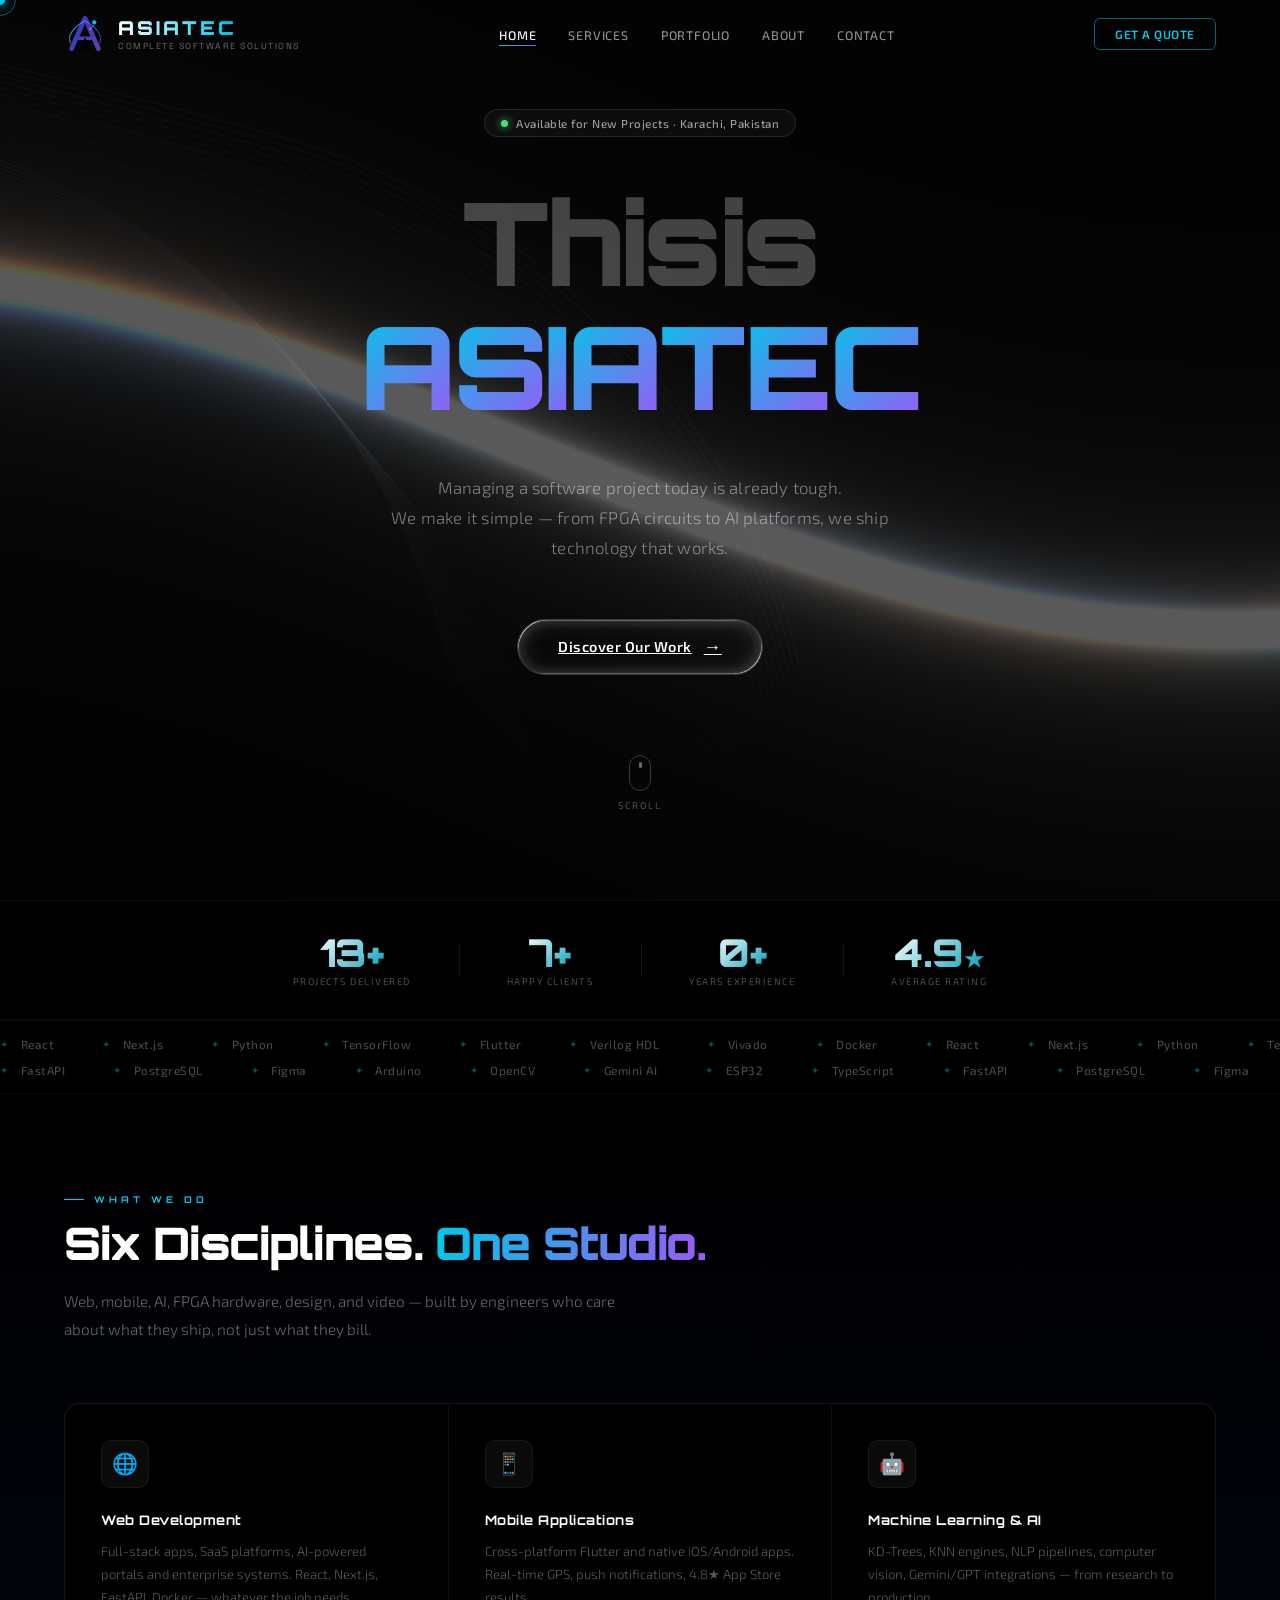
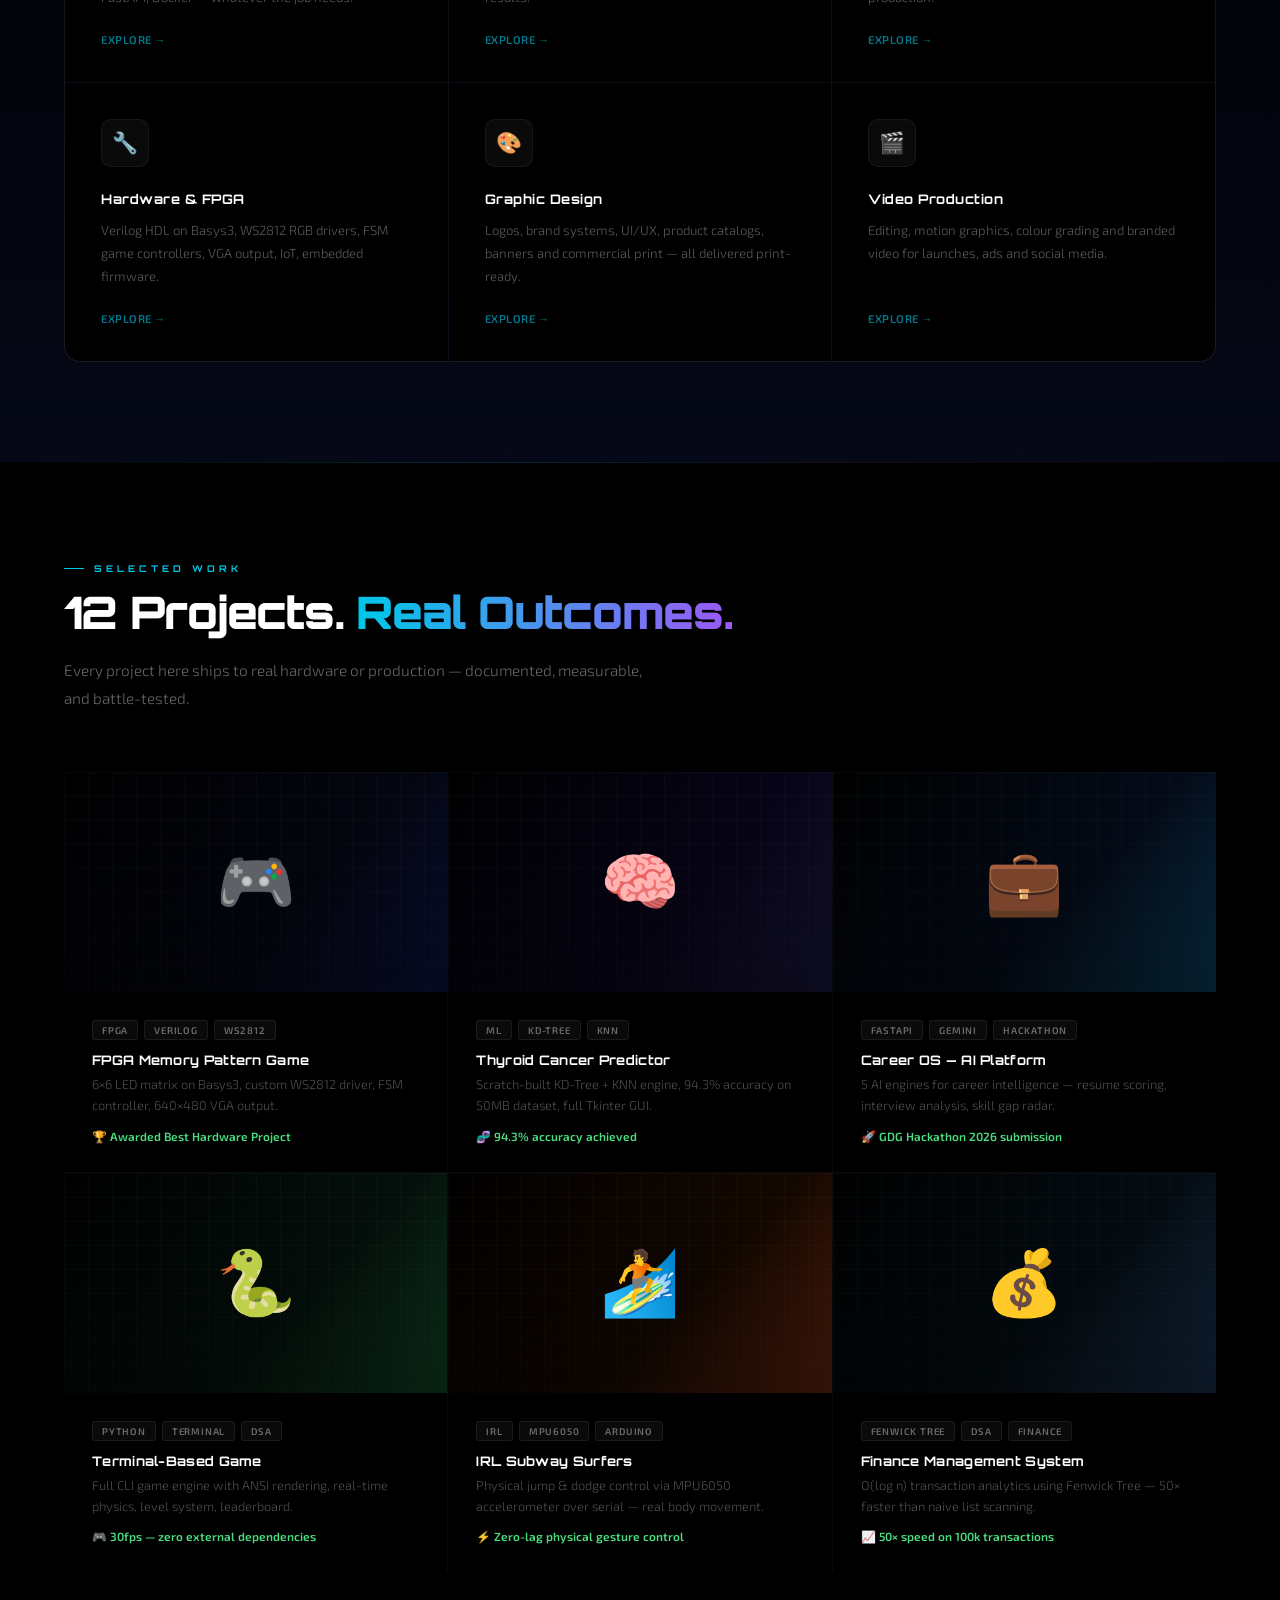
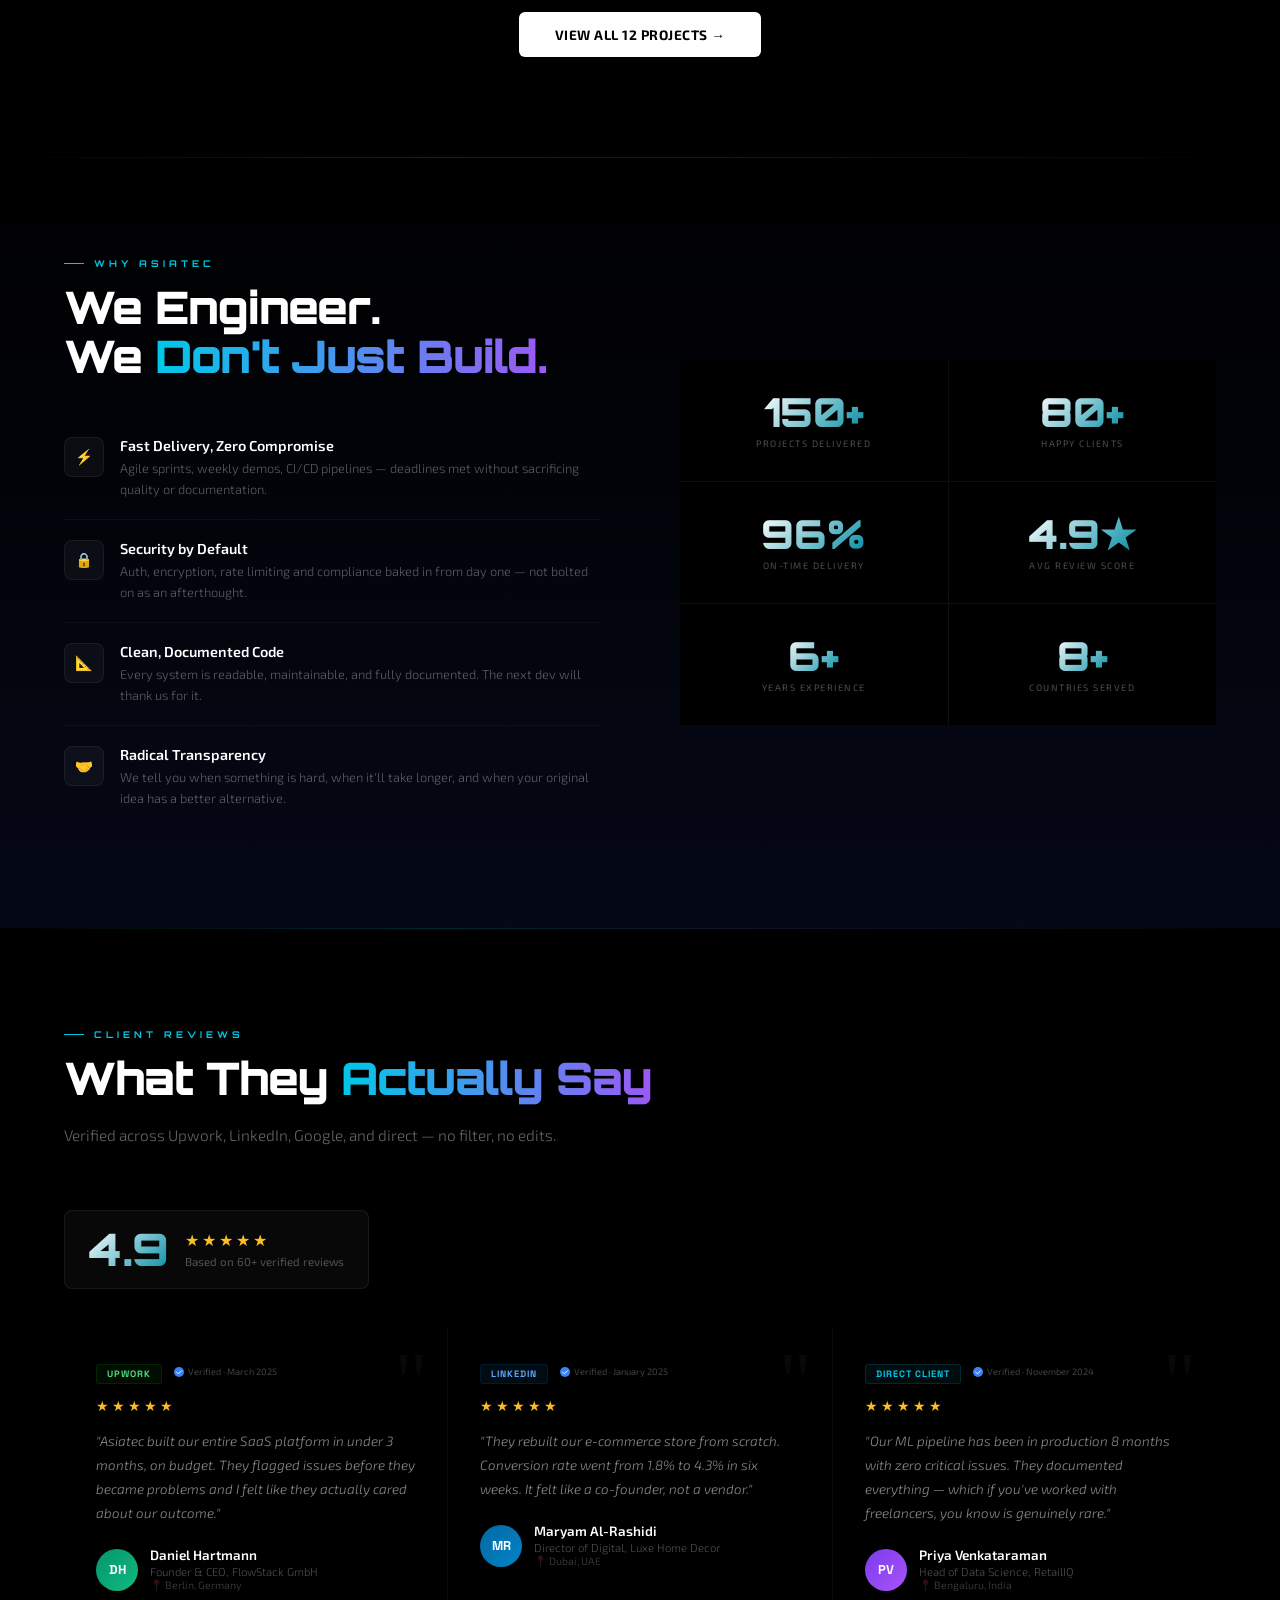
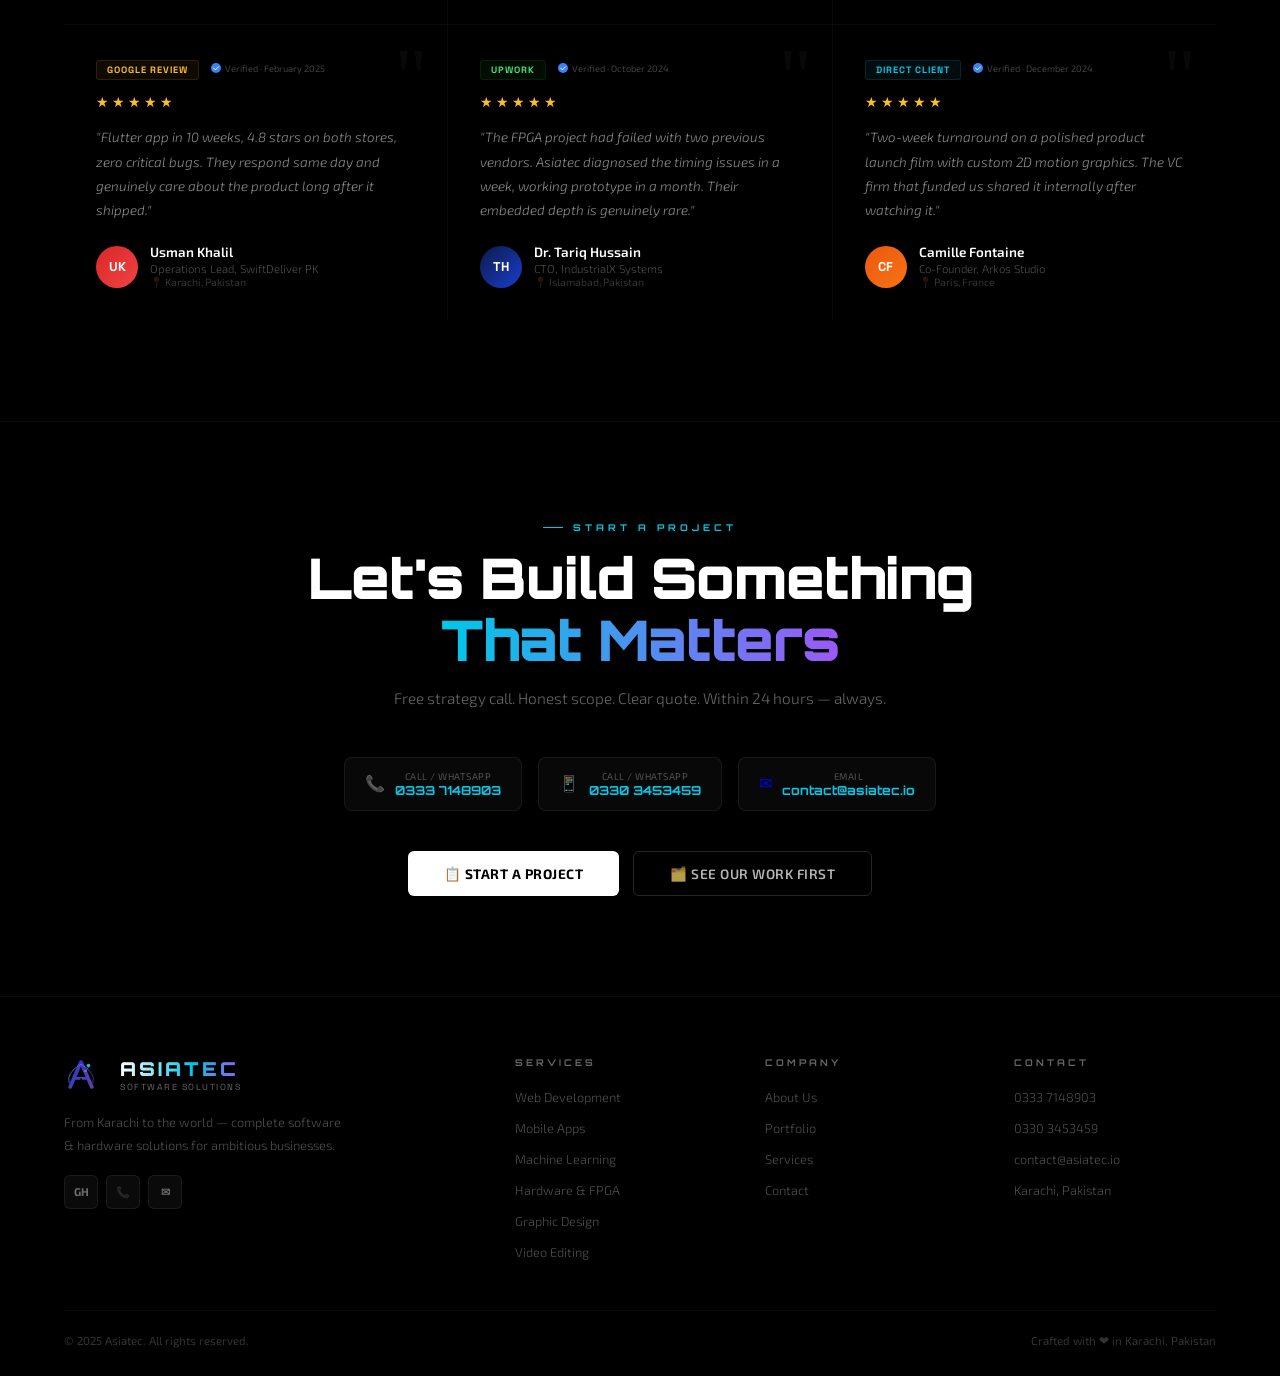
<file: index.html>
<!DOCTYPE html>
<html lang="en">
<head>
<meta charset="UTF-8"/>
<meta name="viewport" content="width=device-width,initial-scale=1.0"/>
<title>Asiatec — Complete Software Solutions</title>
<link rel="preconnect" href="https://fonts.googleapis.com">
<link rel="preconnect" href="https://fonts.gstatic.com" crossorigin>
<link href="https://fonts.googleapis.com/css2?family=Orbitron:wght@400;600;700;800;900&family=Exo+2:ital,wght@0,300;0,400;0,500;0,600;0,700;1,300&family=Space+Grotesk:wght@300;400;500;600;700&display=swap" rel="stylesheet">
<style>
/* ═══════════════════════════════════════════
   RESET & TOKENS
═══════════════════════════════════════════ */
*,*::before,*::after{box-sizing:border-box;margin:0;padding:0}
:root{
  --bg:#06091f;--bg2:#090d2e;--bg3:#0a0f38;
  --blue:#1a3dcc;--blue2:#2651e8;--blue3:#4a7fff;
  --purple:#6b3fa0;--purple2:#9b59f5;
  --cyan:#00c8e8;--cyan2:#40e0ff;
  --grey:#8fa3c8;--grey2:#b8cce8;
  --green:#4ade80;--yellow:#fbbf24;
  --fh:'Orbitron',monospace;
  --fb:'Space Grotesk',sans-serif;
  --fe:'Exo 2',sans-serif;
}
html{scroll-behavior:smooth}
body{font-family:var(--fb);background:#000;color:#fff;overflow-x:hidden;cursor:none}
::-webkit-scrollbar{width:3px}
::-webkit-scrollbar-track{background:#000}
::-webkit-scrollbar-thumb{background:var(--cyan);border-radius:2px}

/* ═══════════════════════════════════════════
   CUSTOM CURSOR
═══════════════════════════════════════════ */
#cur{position:fixed;width:10px;height:10px;background:var(--cyan);border-radius:50%;pointer-events:none;z-index:9999;transform:translate(-50%,-50%);box-shadow:0 0 12px var(--cyan),0 0 24px rgba(0,200,232,.4);transition:width .2s,height .2s,background .2s}
#cur2{position:fixed;width:32px;height:32px;border:1px solid rgba(0,200,232,.45);border-radius:50%;pointer-events:none;z-index:9998;transform:translate(-50%,-50%);transition:all .1s ease}

/* ═══════════════════════════════════════════
   WEBGL CANVAS (background)
═══════════════════════════════════════════ */
#glcanvas{position:fixed;top:0;left:0;width:100%;height:100%;z-index:0;pointer-events:none;opacity:.35}

/* ═══════════════════════════════════════════
   BACKGROUND PATHS SVG LAYER
═══════════════════════════════════════════ */
#pathLayer{position:fixed;inset:0;z-index:1;pointer-events:none;overflow:hidden}
#pathLayer svg{width:100%;height:100%;opacity:.18}

/* ═══════════════════════════════════════════
   NAV
═══════════════════════════════════════════ */
nav{position:fixed;top:0;left:0;width:100%;z-index:999;height:68px;display:flex;align-items:center;padding:0 5%;justify-content:space-between;transition:all .4s}
nav.sc{background:rgba(0,0,0,.85);backdrop-filter:blur(20px);border-bottom:1px solid rgba(0,200,232,.12);box-shadow:0 4px 40px rgba(0,0,0,.6)}
.nlogo{display:flex;align-items:center;gap:12px;text-decoration:none}
.nlt .nm{font-family:var(--fh);font-size:1.2rem;font-weight:900;letter-spacing:3px;background:linear-gradient(90deg,#fff 0%,var(--cyan) 60%,var(--purple2) 100%);-webkit-background-clip:text;-webkit-text-fill-color:transparent;background-clip:text}
.nlt .ns{font-size:.55rem;color:rgba(255,255,255,.4);letter-spacing:1.5px;text-transform:uppercase}
.nl{display:flex;gap:32px;list-style:none}
.nl a{font-size:.78rem;font-weight:500;color:rgba(255,255,255,.55);text-decoration:none;letter-spacing:.8px;text-transform:uppercase;position:relative;transition:color .25s;font-family:var(--fe)}
.nl a::after{content:'';position:absolute;bottom:-3px;left:0;width:0;height:1px;background:linear-gradient(90deg,var(--cyan),var(--purple2));transition:width .3s}
.nl a:hover,.nl a.on{color:#fff}
.nl a:hover::after,.nl a.on::after{width:100%}
.ncta{background:transparent;border:1px solid rgba(0,200,232,.5);color:var(--cyan);padding:8px 20px;border-radius:6px;font-size:.75rem;font-weight:600;cursor:none;transition:all .3s;font-family:var(--fe);letter-spacing:.5px;text-decoration:none;text-transform:uppercase;display:inline-block;position:relative;overflow:hidden}
.ncta::before{content:'';position:absolute;inset:0;background:var(--cyan);transform:scaleX(0);transform-origin:left;transition:transform .3s;z-index:0}
.ncta:hover::before{transform:scaleX(1)}
.ncta:hover{color:#000;box-shadow:0 0 20px rgba(0,200,232,.4)}
.ncta span{position:relative;z-index:1}
.hbg{display:none;flex-direction:column;gap:5px;cursor:none;background:none;border:none;padding:4px}
.hbg span{width:24px;height:1.5px;background:var(--cyan);border-radius:2px;display:block;transition:all .3s}
.mob{display:none;flex-direction:column;background:rgba(0,0,0,.97);backdrop-filter:blur(20px);position:fixed;top:68px;left:0;width:100%;padding:24px 5% 32px;border-bottom:1px solid rgba(0,200,232,.12);z-index:998}
.mob a{padding:14px 0;color:rgba(255,255,255,.65);text-decoration:none;font-weight:500;border-bottom:1px solid rgba(255,255,255,.04);font-size:.88rem;text-transform:uppercase;letter-spacing:.5px;display:block;transition:color .2s;font-family:var(--fe)}
.mob a:hover{color:var(--cyan)}
.mob .ncta{margin-top:16px;text-align:center;display:block}
.mob.open{display:flex}

/* ═══════════════════════════════════════════
   HERO — BACKGROUND PATHS STYLE
═══════════════════════════════════════════ */
.hero{min-height:100vh;display:flex;align-items:center;justify-content:center;position:relative;z-index:2;overflow:hidden;padding:80px 5% 60px}
.hero-center{display:flex;flex-direction:column;align-items:center;justify-content:center;text-align:center;gap:0;max-width:1000px;width:100%}

/* STATUS BADGE */
.status-badge{display:inline-flex;align-items:center;gap:8px;background:rgba(255,255,255,.04);border:1px solid rgba(255,255,255,.1);padding:6px 16px;border-radius:20px;font-size:.72rem;font-weight:500;color:rgba(255,255,255,.6);letter-spacing:.5px;margin-bottom:48px;backdrop-filter:blur(8px);font-family:var(--fe);animation:fadeIn 1s both}
.sb-dot{width:7px;height:7px;border-radius:50%;background:#4ade80;box-shadow:0 0 8px #4ade80;animation:pulse-g 2s infinite;flex-shrink:0}
@keyframes pulse-g{0%,100%{box-shadow:0 0 0 0 rgba(74,222,128,.6)}70%{box-shadow:0 0 0 6px rgba(74,222,128,0)}}

/* MAIN TITLE — letter spring */
.hero-title{font-family:var(--fh);font-weight:900;font-size:clamp(3rem,9vw,8rem);letter-spacing:-3px;line-height:1;margin-bottom:48px;display:flex;flex-direction:column;align-items:center;gap:8px}
.title-word{display:inline-flex;overflow:visible}
.title-letter{display:inline-block;opacity:0;transform:translateY(80px);animation:springUp .8s forwards cubic-bezier(.34,1.56,.64,1);color:#fff;will-change:transform,opacity}
.title-word.cyan .title-letter{background:linear-gradient(135deg,var(--cyan),var(--purple2));-webkit-background-clip:text;-webkit-text-fill-color:transparent;background-clip:text}
.title-word.grey .title-letter{color:rgba(255,255,255,.25)}
@keyframes springUp{to{opacity:1;transform:translateY(0)}}

/* SUBTITLE */
.hero-sub{font-size:clamp(.85rem,1.8vw,1.05rem);color:rgba(255,255,255,.45);line-height:1.8;max-width:580px;text-align:center;font-weight:300;margin-bottom:56px;animation:fadeIn 1.2s .8s both;font-family:var(--fe);letter-spacing:.2px}

/* LIQUID GLASS BUTTON */
.liquid-wrap{position:relative;display:inline-flex;animation:fadeIn 1s 1s both;margin-bottom:80px}
.liquid-btn{position:relative;display:inline-flex;align-items:center;gap:12px;height:56px;padding:0 40px;border-radius:50px;border:1px solid rgba(255,255,255,.2);background:transparent;color:#fff;font-size:.9rem;font-weight:600;cursor:none;font-family:var(--fe);letter-spacing:.5px;overflow:hidden;transition:all .3s;backdrop-filter:blur(4px)}
.liquid-btn-glass{position:absolute;inset:0;border-radius:50px;box-shadow:inset 3px 3px 0.5px -3px rgba(255,255,255,.5),inset -3px -3px 0.5px -3px rgba(255,255,255,.4),inset 1px 1px 1px -0.5px rgba(255,255,255,.5),inset -1px -1px 1px -0.5px rgba(255,255,255,.5),inset 0 0 6px 6px rgba(255,255,255,.08),inset 0 0 2px 2px rgba(255,255,255,.04),0 0 20px rgba(255,255,255,.08);transition:all .4s;pointer-events:none}
.liquid-btn:hover .liquid-btn-glass{box-shadow:inset 3px 3px 0.5px -3px rgba(0,200,232,.6),inset -3px -3px 0.5px -3px rgba(0,200,232,.5),inset 0 0 8px 8px rgba(0,200,232,.06),0 0 30px rgba(0,200,232,.2),0 0 60px rgba(0,200,232,.1)}
.liquid-btn:hover{border-color:rgba(0,200,232,.4);transform:translateY(-3px) scale(1.02)}
.liquid-btn:hover .lb-arrow{transform:translateX(5px)}
.lb-text{position:relative;z-index:1}
.lb-arrow{position:relative;z-index:1;font-size:1.1rem;transition:transform .3s}
/* SVG glass filter */
.glass-svg{position:absolute;width:0;height:0;pointer-events:none}
.liquid-btn-blur{position:absolute;inset:0;border-radius:50px;overflow:hidden}
.liquid-btn-blur::before{content:'';position:absolute;inset:0;backdrop-filter:blur(8px) saturate(1.4)}

/* SCROLL INDICATOR */
.scroll-ind{display:flex;flex-direction:column;align-items:center;gap:8px;animation:fadeIn 1s 1.4s both;cursor:none}
.scroll-ind span{font-size:.6rem;color:rgba(255,255,255,.3);letter-spacing:2px;text-transform:uppercase;font-family:var(--fe)}
.scroll-mouse{width:22px;height:36px;border:1.5px solid rgba(255,255,255,.2);border-radius:12px;display:flex;align-items:flex-start;justify-content:center;padding-top:6px}
.scroll-dot{width:3px;height:6px;background:rgba(255,255,255,.4);border-radius:2px;animation:scrollDot 2s infinite}
@keyframes scrollDot{0%{transform:translateY(0);opacity:1}80%{transform:translateY(12px);opacity:0}100%{transform:translateY(0);opacity:0}}

/* STATS STRIP */
.stats-strip{background:rgba(0,0,0,.7);border-top:1px solid rgba(0,200,232,.08);border-bottom:1px solid rgba(0,200,232,.08);padding:32px 5%;display:flex;justify-content:center;gap:0;position:relative;z-index:2}
.ss-item{padding:0 48px;display:flex;flex-direction:column;align-items:center;position:relative;cursor:default;transition:all .3s}
.ss-item+.ss-item::before{content:'';position:absolute;left:0;top:50%;transform:translateY(-50%);height:32px;width:1px;background:rgba(255,255,255,.08)}
.ss-item:hover .ss-num{text-shadow:0 0 30px rgba(0,200,232,.8)}
.ss-num{font-family:var(--fh);font-size:2.4rem;font-weight:900;background:linear-gradient(135deg,#fff,rgba(0,200,232,.8));-webkit-background-clip:text;-webkit-text-fill-color:transparent;background-clip:text;line-height:1;margin-bottom:4px;transition:text-shadow .3s}
.ss-lbl{font-size:.6rem;color:rgba(255,255,255,.3);text-transform:uppercase;letter-spacing:1.5px;font-family:var(--fe)}

/* ═══════════════════════════════════════════
   SHARED SECTION STYLES
═══════════════════════════════════════════ */
section{padding:100px 5%;position:relative;z-index:2}
.slbl{font-family:var(--fh);font-size:.58rem;font-weight:700;letter-spacing:4px;text-transform:uppercase;color:var(--cyan);margin-bottom:14px;display:flex;align-items:center;gap:10px}
.slbl::before{content:'';width:20px;height:1px;background:var(--cyan)}
.stitle{font-family:var(--fh);font-weight:900;font-size:clamp(1.8rem,3.5vw,3rem);line-height:1.1;color:#fff;margin-bottom:18px;letter-spacing:-1px}
.stitle .hl{background:linear-gradient(90deg,var(--cyan),var(--purple2));-webkit-background-clip:text;-webkit-text-fill-color:transparent;background-clip:text}
.ssub{font-size:.96rem;color:rgba(255,255,255,.4);line-height:1.85;max-width:580px;font-weight:300;font-family:var(--fe)}
.shead{margin-bottom:60px}
.gline{height:1px;background:linear-gradient(90deg,transparent,rgba(0,200,232,.2),rgba(107,63,160,.2),transparent);position:relative;z-index:2}

/* REVEAL ANIMATIONS */
.rv{opacity:0;transform:translateY(30px);transition:opacity .8s cubic-bezier(.4,0,.2,1),transform .8s cubic-bezier(.4,0,.2,1)}
.rv.vis{opacity:1;transform:translateY(0)}
.rv-l{opacity:0;transform:translateX(-30px);transition:opacity .8s,transform .8s}
.rv-l.vis{opacity:1;transform:translateX(0)}
.rv-r{opacity:0;transform:translateX(30px);transition:opacity .8s,transform .8s}
.rv-r.vis{opacity:1;transform:translateX(0)}

/* ═══════════════════════════════════════════
   MARQUEE
═══════════════════════════════════════════ */
.mq-wrap{background:#000;border-top:1px solid rgba(255,255,255,.04);border-bottom:1px solid rgba(255,255,255,.04);padding:16px 0;overflow:hidden;position:relative;z-index:2}
.mq-track{display:flex;gap:48px;animation:ticker 25s linear infinite;width:max-content}
.mq-track2{display:flex;gap:48px;animation:ticker 25s linear infinite reverse;width:max-content;margin-top:12px}
.mqi{display:flex;align-items:center;gap:12px;color:rgba(255,255,255,.28);font-size:.74rem;font-weight:500;white-space:nowrap;letter-spacing:.5px;transition:color .3s;font-family:var(--fe)}
.mqi:hover{color:rgba(0,200,232,.7)}
.mqi .d{color:rgba(0,200,232,.4);font-size:.65rem}
@keyframes ticker{from{transform:translateX(0)}to{transform:translateX(-50%)}}
@keyframes fadeIn{from{opacity:0}to{opacity:1}}

/* ═══════════════════════════════════════════
   SERVICES
═══════════════════════════════════════════ */
#services{background:linear-gradient(180deg,#000 0%,#050816 100%)}
.sgrid{display:grid;grid-template-columns:repeat(auto-fit,minmax(300px,1fr));gap:1px;background:rgba(255,255,255,.04);border:1px solid rgba(255,255,255,.04);border-radius:16px;overflow:hidden}
.scard{background:#000;padding:36px;position:relative;overflow:hidden;transition:all .4s;cursor:none;display:flex;flex-direction:column}
.scard::before{content:'';position:absolute;inset:0;background:radial-gradient(circle at var(--mx,50%) var(--my,50%),rgba(0,200,232,.06) 0%,transparent 60%);opacity:0;transition:opacity .4s}
.scard:hover::before{opacity:1}
.scard:hover{background:#050816}
.scard-top-line{position:absolute;top:0;left:0;right:0;height:1px;background:linear-gradient(90deg,transparent,var(--cyan),transparent);transform:scaleX(0);transform-origin:center;transition:transform .4s}
.scard:hover .scard-top-line{transform:scaleX(1)}
.sico{width:48px;height:48px;border-radius:10px;background:rgba(255,255,255,.04);border:1px solid rgba(255,255,255,.06);display:flex;align-items:center;justify-content:center;font-size:1.3rem;margin-bottom:24px;transition:all .4s;flex-shrink:0}
.scard:hover .sico{border-color:rgba(0,200,232,.3);background:rgba(0,200,232,.06);box-shadow:0 0 20px rgba(0,200,232,.15);transform:scale(1.08)}
.stit{font-family:var(--fh);font-weight:700;font-size:.82rem;letter-spacing:.5px;color:#fff;margin-bottom:12px}
.sdesc{font-size:.82rem;color:rgba(255,255,255,.35);line-height:1.75;font-weight:300;font-family:var(--fe);flex:1}
.slink{margin-top:24px;font-size:.7rem;font-weight:600;color:rgba(0,200,232,.6);letter-spacing:.5px;text-transform:uppercase;display:flex;align-items:center;gap:6px;text-decoration:none;transition:all .3s;font-family:var(--fe)}
.slink:hover{color:var(--cyan);gap:12px}

/* ═══════════════════════════════════════════
   PORTFOLIO PREVIEW
═══════════════════════════════════════════ */
#pport{background:#000}
.pgrid{display:grid;grid-template-columns:repeat(auto-fill,minmax(340px,1fr));gap:1px;background:rgba(255,255,255,.04)}
.pcard{background:#000;overflow:hidden;transition:all .4s;cursor:none;position:relative;display:flex;flex-direction:column}
.pcard:hover{background:#050816}
.pthumb{height:220px;display:flex;align-items:center;justify-content:center;position:relative;overflow:hidden}
.pt-grid{position:absolute;inset:0;background-image:linear-gradient(rgba(255,255,255,.03) 1px,transparent 1px),linear-gradient(90deg,rgba(255,255,255,.03) 1px,transparent 1px);background-size:24px 24px;animation:gridm 12s linear infinite}
@keyframes gridm{from{background-position:0 0}to{background-position:24px 24px}}
.pt-ov{position:absolute;inset:0}
.pt-ico{position:relative;z-index:2;font-size:4rem;transition:transform .4s,filter .4s;filter:drop-shadow(0 0 0 transparent)}
.pcard:hover .pt-ico{transform:scale(1.2) translateY(-8px);filter:drop-shadow(0 0 24px rgba(0,200,232,.5))}
.phov{position:absolute;inset:0;display:flex;align-items:center;justify-content:center;opacity:0;transition:opacity .35s;z-index:4;background:rgba(0,0,0,.8);backdrop-filter:blur(4px)}
.pcard:hover .phov{opacity:1}
.pbody{padding:28px;flex:1}
.ptags{display:flex;gap:6px;flex-wrap:wrap;margin-bottom:12px}
.ptag{font-size:.6rem;font-weight:600;text-transform:uppercase;letter-spacing:.8px;color:rgba(255,255,255,.4);background:rgba(255,255,255,.04);border:1px solid rgba(255,255,255,.07);padding:3px 9px;border-radius:3px;font-family:var(--fe)}
.ptitle{font-family:var(--fh);font-weight:700;font-size:.82rem;color:#fff;margin-bottom:6px;letter-spacing:.3px}
.pdesc{font-size:.8rem;color:rgba(255,255,255,.3);font-weight:300;line-height:1.65;font-family:var(--fe)}
.presult{margin-top:12px;font-size:.74rem;font-weight:600;color:#4ade80;font-family:var(--fe)}

/* ═══════════════════════════════════════════
   WHY SECTION
═══════════════════════════════════════════ */
#why{background:linear-gradient(180deg,#000 0%,#050816 100%)}
.why-grid{display:grid;grid-template-columns:1fr 1fr;gap:80px;align-items:center}
.wf{display:flex;gap:16px;padding:20px 0;border-bottom:1px solid rgba(255,255,255,.04);transition:all .3s;cursor:default}
.wf:last-child{border-bottom:none}
.wf:hover{padding-left:8px}
.wf-ico{width:40px;height:40px;min-width:40px;border-radius:8px;background:rgba(255,255,255,.04);border:1px solid rgba(255,255,255,.06);display:flex;align-items:center;justify-content:center;font-size:.9rem;transition:all .3s}
.wf:hover .wf-ico{border-color:rgba(0,200,232,.3);background:rgba(0,200,232,.06)}
.wf-title{font-weight:600;font-size:.9rem;color:#fff;margin-bottom:4px;font-family:var(--fe)}
.wf-desc{font-size:.8rem;color:rgba(255,255,255,.35);font-weight:300;line-height:1.6;font-family:var(--fe)}
.wnum-grid{display:grid;grid-template-columns:1fr 1fr;gap:1px;background:rgba(255,255,255,.04)}
.wnum{background:#000;padding:32px;display:flex;flex-direction:column;align-items:center;justify-content:center;text-align:center;transition:background .3s;cursor:default}
.wnum:hover{background:#050816}
.wnum strong{font-family:var(--fh);font-size:2.5rem;font-weight:900;background:linear-gradient(135deg,#fff,rgba(0,200,232,.7));-webkit-background-clip:text;-webkit-text-fill-color:transparent;background-clip:text;line-height:1;margin-bottom:6px;display:block}
.wnum span{font-size:.58rem;color:rgba(255,255,255,.3);text-transform:uppercase;letter-spacing:1.5px;font-family:var(--fe)}

/* ═══════════════════════════════════════════
   TESTIMONIALS
═══════════════════════════════════════════ */
#testis{background:#000}
.tgrid{display:grid;grid-template-columns:repeat(auto-fill,minmax(340px,1fr));gap:1px;background:rgba(255,255,255,.04)}
.tcard{background:#000;padding:32px;position:relative;overflow:hidden;transition:background .3s;cursor:default}
.tcard:hover{background:#050816}
.tcard::before{content:'"';position:absolute;top:12px;right:20px;font-size:5rem;color:rgba(255,255,255,.03);font-family:Georgia,serif;line-height:1}
.tbadge{font-size:.58rem;font-weight:700;letter-spacing:1px;text-transform:uppercase;padding:3px 10px;border-radius:3px;display:inline-block;margin-bottom:14px}
.tup{background:rgba(20,168,0,.08);color:#4ade80;border:1px solid rgba(20,168,0,.15)}
.tli{background:rgba(0,118,182,.1);color:#60a5fa;border:1px solid rgba(0,118,182,.15)}
.tdi{background:rgba(0,200,232,.06);color:var(--cyan);border:1px solid rgba(0,200,232,.15)}
.tgo{background:rgba(251,191,36,.06);color:#fbbf24;border:1px solid rgba(251,191,36,.12)}
.tver{display:inline-flex;align-items:center;gap:4px;font-size:.58rem;color:rgba(255,255,255,.25);margin-left:8px;font-family:var(--fe)}
.tstars{color:#fbbf24;letter-spacing:3px;margin-bottom:14px;font-size:.85rem}
.ttext{font-size:.84rem;line-height:1.8;color:rgba(255,255,255,.55);font-weight:300;font-style:italic;margin-bottom:22px;font-family:var(--fe)}
.tauthor{display:flex;align-items:center;gap:12px}
.tav{width:42px;height:42px;min-width:42px;border-radius:50%;display:flex;align-items:center;justify-content:center;font-weight:700;font-size:.8rem;color:#fff}
.tname{font-weight:600;font-size:.84rem;margin-bottom:2px;font-family:var(--fe)}
.trole{font-size:.71rem;color:rgba(255,255,255,.3);font-weight:300;font-family:var(--fe)}
.tloc{font-size:.66rem;color:rgba(255,255,255,.2);font-family:var(--fe)}

/* ═══════════════════════════════════════════
   CTA
═══════════════════════════════════════════ */
#cta{background:#000;border-top:1px solid rgba(255,255,255,.04);text-align:center;padding:100px 5%}
.cta-inner{max-width:700px;margin:0 auto}
.cstrip{display:flex;justify-content:center;gap:16px;flex-wrap:wrap;margin-bottom:40px}
.cs-item{display:flex;align-items:center;gap:10px;background:rgba(255,255,255,.03);border:1px solid rgba(255,255,255,.07);border-radius:8px;padding:12px 20px;text-decoration:none;transition:all .3s}
.cs-item:hover{border-color:rgba(0,200,232,.3);background:rgba(0,200,232,.04)}
.cs-ico{font-size:1rem}
.cs-lbl{font-size:.6rem;color:rgba(255,255,255,.3);text-transform:uppercase;letter-spacing:.5px;font-family:var(--fe)}
.cs-val{font-family:var(--fh);font-size:.78rem;font-weight:700;color:var(--cyan)}
.btn-cta-solid{display:inline-flex;align-items:center;gap:10px;background:#fff;color:#000;padding:14px 36px;border-radius:6px;font-size:.85rem;font-weight:700;text-decoration:none;transition:all .3s;letter-spacing:.5px;text-transform:uppercase;font-family:var(--fe)}
.btn-cta-solid:hover{background:var(--cyan);transform:translateY(-2px);box-shadow:0 12px 32px rgba(0,200,232,.3)}
.btn-cta-ghost{display:inline-flex;align-items:center;gap:10px;background:transparent;border:1px solid rgba(255,255,255,.15);color:rgba(255,255,255,.7);padding:13px 36px;border-radius:6px;font-size:.85rem;font-weight:600;text-decoration:none;transition:all .3s;letter-spacing:.5px;text-transform:uppercase;font-family:var(--fe)}
.btn-cta-ghost:hover{border-color:#fff;color:#fff;transform:translateY(-2px)}

/* ═══════════════════════════════════════════
   FOOTER
═══════════════════════════════════════════ */
footer{background:#000;border-top:1px solid rgba(255,255,255,.04);padding:60px 5% 28px;position:relative;z-index:2}
.fgrid{display:grid;grid-template-columns:2fr 1fr 1fr 1fr;gap:48px;margin-bottom:48px}
.fbrand p{font-size:.8rem;color:rgba(255,255,255,.3);line-height:1.8;margin-top:14px;font-weight:300;max-width:280px;font-family:var(--fe)}
.fsoc{display:flex;gap:8px;margin-top:18px}
.fsocbtn{width:34px;height:34px;border-radius:6px;background:rgba(255,255,255,.04);border:1px solid rgba(255,255,255,.07);display:flex;align-items:center;justify-content:center;font-size:.7rem;color:rgba(255,255,255,.4);text-decoration:none;transition:all .3s;font-weight:700;font-family:var(--fe)}
.fsocbtn:hover{background:rgba(0,200,232,.1);border-color:rgba(0,200,232,.3);color:var(--cyan)}
.fcol h4{font-family:var(--fh);font-weight:700;font-size:.58rem;letter-spacing:3px;text-transform:uppercase;margin-bottom:18px;color:rgba(255,255,255,.4)}
.fcol ul{list-style:none;display:flex;flex-direction:column;gap:10px}
.fcol ul a{font-size:.8rem;color:rgba(255,255,255,.3);text-decoration:none;transition:color .2s;font-weight:300;font-family:var(--fe)}
.fcol ul a:hover{color:#fff}
.fbot{border-top:1px solid rgba(255,255,255,.04);padding-top:22px;display:flex;justify-content:space-between;align-items:center;font-size:.72rem;color:rgba(255,255,255,.2);font-family:var(--fe)}

/* ═══════════════════════════════════════════
   RESPONSIVE
═══════════════════════════════════════════ */
@media(max-width:960px){
  .why-grid{grid-template-columns:1fr}
  .nl,.ncta{display:none}.hbg{display:flex}
  .fgrid{grid-template-columns:1fr 1fr}
  .hero-title{font-size:clamp(2.5rem,8vw,5rem);letter-spacing:-2px}
}
@media(max-width:600px){
  .fgrid{grid-template-columns:1fr}
  .stats-strip{flex-wrap:wrap}.ss-item{flex:1 1 40%;padding:16px}
  .pgrid,.sgrid,.tgrid,.wnum-grid{grid-template-columns:1fr}
  .cstrip{flex-direction:column;align-items:center}
  .hero-title{letter-spacing:-1.5px}
}
</style>
</head>
<body>

<!-- CURSOR -->
<div id="cur"></div>
<div id="cur2"></div>

<!-- WEBGL CANVAS -->
<canvas id="glcanvas"></canvas>

<!-- BACKGROUND PATHS LAYER -->
<div id="pathLayer">
  <svg id="pathSvg" viewBox="0 0 1400 900" preserveAspectRatio="xMidYMid slice" fill="none" xmlns="http://www.w3.org/2000/svg">
    <g id="pathGroup1"></g>
    <g id="pathGroup2"></g>
  </svg>
</div>

<!-- GLASS FILTER -->
<svg class="glass-svg"><defs><filter id="glass-f" x="0%" y="0%" width="100%" height="100%" color-interpolation-filters="sRGB"><feTurbulence type="fractalNoise" baseFrequency="0.05 0.05" numOctaves="1" seed="1" result="turbulence"/><feGaussianBlur in="turbulence" stdDeviation="2" result="blurredNoise"/><feDisplacementMap in="SourceGraphic" in2="blurredNoise" scale="60" xChannelSelector="R" yChannelSelector="B" result="displaced"/><feGaussianBlur in="displaced" stdDeviation="3" result="finalBlur"/><feComposite in="finalBlur" in2="finalBlur" operator="over"/></filter></defs></svg>

<!-- NAV -->
<nav id="nav">
  <a href="index.html" class="nlogo">
    <svg width="42" height="42" viewBox="0 0 100 100" fill="none">
      <defs>
        <linearGradient id="aG" x1="10" y1="10" x2="90" y2="90" gradientUnits="userSpaceOnUse"><stop offset="0%" stop-color="#1a3dcc"/><stop offset="100%" stop-color="#6b3fa0"/></linearGradient>
        <linearGradient id="arcG" x1="0" y1="50" x2="100" y2="50" gradientUnits="userSpaceOnUse"><stop offset="0%" stop-color="#00c8e8"/><stop offset="50%" stop-color="#9b59f5"/><stop offset="100%" stop-color="#1a3dcc"/></linearGradient>
      </defs>
      <path d="M18 85L50 12L82 85" stroke="url(#aG)" stroke-width="11" stroke-linecap="round" stroke-linejoin="round" fill="none"/>
      <path d="M30 60L70 60" stroke="url(#aG)" stroke-width="8" stroke-linecap="round"/>
      <path d="M38 85L50 58L62 85" fill="#000"/>
      <path d="M15 72Q5 45 50 18Q95 45 85 72" stroke="url(#arcG)" stroke-width="2.5" fill="none" stroke-linecap="round" opacity=".85"/>
      <circle cx="72" cy="22" r="5" fill="#00c8e8"/>
      <line x1="72" y1="27" x2="65" y2="36" stroke="#00c8e8" stroke-width="1.8" stroke-linecap="round"/>
      <circle cx="63" cy="38" r="3.5" fill="#9b59f5"/>
    </svg>
    <div class="nlt"><div class="nm">ASIATEC</div><div class="ns">Complete Software Solutions</div></div>
  </a>
  <ul class="nl">
    <li><a href="index.html" class="on">Home</a></li>
    <li><a href="services.html">Services</a></li>
    <li><a href="portfolio.html">Portfolio</a></li>
    <li><a href="About.html">About</a></li>
    <li><a href="contact.html">Contact</a></li>
  </ul>
  <a href="contact.html" class="ncta"><span>Get a Quote</span></a>
  <button class="hbg" id="hbg"><span></span><span></span><span></span></button>
</nav>
<div class="mob" id="mob">
  <a href="index.html">Home</a>
  <a href="services.html">Services</a>
  <a href="portfolio.html">Portfolio</a>
  <a href="About.html">About</a>
  <a href="contact.html">Contact</a>
  <a href="contact.html" class="ncta"><span>Get a Quote</span></a>
</div>

<!-- ══════════════════════════════════════ -->
<!-- HERO                                  -->
<!-- ══════════════════════════════════════ -->
<section class="hero">
  <div class="hero-center">

    <!-- Status -->
    <div class="status-badge">
      <div class="sb-dot"></div>
      Available for New Projects · Karachi, Pakistan
    </div>

    <!-- Main title — letter by letter spring (Background Paths style) -->
    <div class="hero-title" id="heroTitle">
      <div class="title-word grey" id="tw0">
        <!-- "This is" letters injected by JS -->
      </div>
      <div class="title-word cyan" id="tw1">
        <!-- "ASIATEC" letters injected by JS -->
      </div>
    </div>

    <!-- Subtitle -->
    <p class="hero-sub">Managing a software project today is already tough.<br/>
    We make it simple — from FPGA circuits to AI platforms, we ship technology that works.</p>

    <!-- Liquid Glass Button -->
    <div class="liquid-wrap">
      <a href="portfolio.html" class="liquid-btn">
        <div class="liquid-btn-glass"></div>
        <div class="liquid-btn-blur"><div></div></div>
        <span class="lb-text">Discover Our Work</span>
        <span class="lb-arrow">→</span>
      </a>
    </div>

    <!-- Scroll indicator -->
    <div class="scroll-ind">
      <div class="scroll-mouse"><div class="scroll-dot"></div></div>
      <span>Scroll</span>
    </div>

  </div>
</section>

<!-- STATS STRIP -->
<div class="stats-strip">
  <div class="ss-item"><div class="ss-num"><span id="c1">0</span>+</div><div class="ss-lbl">Projects Delivered</div></div>
  <div class="ss-item"><div class="ss-num"><span id="c2">0</span>+</div><div class="ss-lbl">Happy Clients</div></div>
  <div class="ss-item"><div class="ss-num"><span id="c3">0</span>+</div><div class="ss-lbl">Years Experience</div></div>
  <div class="ss-item"><div class="ss-num">4.9<span style="font-size:1.4rem">★</span></div><div class="ss-lbl">Average Rating</div></div>
</div>

<!-- MARQUEE -->
<div class="mq-wrap">
  <div class="mq-track" id="mq1"></div>
  <div class="mq-track2" id="mq2"></div>
</div>

<!-- ══════════════════════════════════════ -->
<!-- SERVICES                              -->
<!-- ══════════════════════════════════════ -->
<section id="services">
  <div class="shead rv">
    <div class="slbl">What We Do</div>
    <h2 class="stitle">Six Disciplines. <span class="hl">One Studio.</span></h2>
    <p class="ssub">Web, mobile, AI, FPGA hardware, design, and video — built by engineers who care about what they ship, not just what they bill.</p>
  </div>
  <div class="sgrid">
    <div class="scard rv"><div class="scard-top-line"></div><div class="sico">🌐</div><div class="stit">Web Development</div><p class="sdesc">Full-stack apps, SaaS platforms, AI-powered portals and enterprise systems. React, Next.js, FastAPI, Docker — whatever the job needs.</p><a href="services.html" class="slink">Explore →</a></div>
    <div class="scard rv"><div class="scard-top-line"></div><div class="sico">📱</div><div class="stit">Mobile Applications</div><p class="sdesc">Cross-platform Flutter and native iOS/Android apps. Real-time GPS, push notifications, 4.8★ App Store results.</p><a href="services.html" class="slink">Explore →</a></div>
    <div class="scard rv"><div class="scard-top-line"></div><div class="sico">🤖</div><div class="stit">Machine Learning & AI</div><p class="sdesc">KD-Trees, KNN engines, NLP pipelines, computer vision, Gemini/GPT integrations — from research to production.</p><a href="services.html" class="slink">Explore →</a></div>
    <div class="scard rv"><div class="scard-top-line"></div><div class="sico">🔧</div><div class="stit">Hardware & FPGA</div><p class="sdesc">Verilog HDL on Basys3, WS2812 RGB drivers, FSM game controllers, VGA output, IoT, embedded firmware.</p><a href="services.html" class="slink">Explore →</a></div>
    <div class="scard rv"><div class="scard-top-line"></div><div class="sico">🎨</div><div class="stit">Graphic Design</div><p class="sdesc">Logos, brand systems, UI/UX, product catalogs, banners and commercial print — all delivered print-ready.</p><a href="services.html" class="slink">Explore →</a></div>
    <div class="scard rv"><div class="scard-top-line"></div><div class="sico">🎬</div><div class="stit">Video Production</div><p class="sdesc">Editing, motion graphics, colour grading and branded video for launches, ads and social media.</p><a href="services.html" class="slink">Explore →</a></div>
  </div>
</section>

<div class="gline"></div>

<!-- ══════════════════════════════════════ -->
<!-- PORTFOLIO PREVIEW                     -->
<!-- ══════════════════════════════════════ -->
<section id="pport">
  <div class="shead rv">
    <div class="slbl">Selected Work</div>
    <h2 class="stitle">12 Projects. <span class="hl">Real Outcomes.</span></h2>
    <p class="ssub">Every project here ships to real hardware or production — documented, measurable, and battle-tested.</p>
  </div>
  <div class="pgrid" id="hpg"></div>
  <div style="text-align:center;margin-top:40px" class="rv">
    <a href="portfolio.html" class="btn-cta-solid">View All 12 Projects →</a>
  </div>
</section>

<div class="gline"></div>

<!-- ══════════════════════════════════════ -->
<!-- WHY                                   -->
<!-- ══════════════════════════════════════ -->
<section id="why">
  <div class="why-grid">
    <div class="rv-l">
      <div class="slbl">Why Asiatec</div>
      <h2 class="stitle" style="margin-bottom:36px">We Engineer.<br/>We <span class="hl">Don't Just Build.</span></h2>
      <div class="wf rv"><div class="wf-ico">⚡</div><div><div class="wf-title">Fast Delivery, Zero Compromise</div><div class="wf-desc">Agile sprints, weekly demos, CI/CD pipelines — deadlines met without sacrificing quality or documentation.</div></div></div>
      <div class="wf rv"><div class="wf-ico">🔒</div><div><div class="wf-title">Security by Default</div><div class="wf-desc">Auth, encryption, rate limiting and compliance baked in from day one — not bolted on as an afterthought.</div></div></div>
      <div class="wf rv"><div class="wf-ico">📐</div><div><div class="wf-title">Clean, Documented Code</div><div class="wf-desc">Every system is readable, maintainable, and fully documented. The next dev will thank us for it.</div></div></div>
      <div class="wf rv"><div class="wf-ico">🤝</div><div><div class="wf-title">Radical Transparency</div><div class="wf-desc">We tell you when something is hard, when it'll take longer, and when your original idea has a better alternative.</div></div></div>
    </div>
    <div class="rv-r">
      <div class="wnum-grid">
        <div class="wnum rv"><strong>150+</strong><span>Projects Delivered</span></div>
        <div class="wnum rv"><strong>80+</strong><span>Happy Clients</span></div>
        <div class="wnum rv"><strong>96%</strong><span>On-Time Delivery</span></div>
        <div class="wnum rv"><strong>4.9★</strong><span>Avg Review Score</span></div>
        <div class="wnum rv"><strong>6+</strong><span>Years Experience</span></div>
        <div class="wnum rv"><strong>8+</strong><span>Countries Served</span></div>
      </div>
    </div>
  </div>
</section>

<div class="gline"></div>

<!-- ══════════════════════════════════════ -->
<!-- TESTIMONIALS                          -->
<!-- ══════════════════════════════════════ -->
<section id="testis">
  <div class="shead rv">
    <div class="slbl">Client Reviews</div>
    <h2 class="stitle">What They <span class="hl">Actually Say</span></h2>
    <p class="ssub">Verified across Upwork, LinkedIn, Google, and direct — no filter, no edits.</p>
  </div>
  <div style="display:inline-flex;align-items:center;gap:16px;background:rgba(255,255,255,.03);border:1px solid rgba(255,255,255,.07);border-radius:8px;padding:16px 24px;margin-bottom:40px">
    <div style="font-family:var(--fh);font-size:2.8rem;font-weight:900;background:linear-gradient(135deg,#fff,rgba(0,200,232,.7));-webkit-background-clip:text;-webkit-text-fill-color:transparent;background-clip:text;line-height:1">4.9</div>
    <div><div style="color:#fbbf24;font-size:1rem;letter-spacing:3px;margin-bottom:3px">★★★★★</div><div style="font-size:.72rem;color:rgba(255,255,255,.3);font-family:var(--fe)">Based on 60+ verified reviews</div></div>
  </div>
  <div class="tgrid" id="tg"></div>
</section>

<!-- ══════════════════════════════════════ -->
<!-- CTA                                   -->
<!-- ══════════════════════════════════════ -->
<section id="cta">
  <div class="cta-inner">
    <div class="slbl rv" style="justify-content:center">Start a Project</div>
    <h2 class="stitle rv" style="margin-bottom:14px;font-size:clamp(2rem,5vw,3.5rem)">Let's Build Something<br/><span class="hl">That Matters</span></h2>
    <p class="ssub rv" style="margin:0 auto 44px;text-align:center;max-width:500px">Free strategy call. Honest scope. Clear quote. Within 24 hours — always.</p>
    <div class="cstrip rv">
      <a href="tel:+923337148903" class="cs-item"><div class="cs-ico">📞</div><div><div class="cs-lbl">Call / WhatsApp</div><div class="cs-val">0333 7148903</div></div></a>
      <a href="tel:+923303453459" class="cs-item"><div class="cs-ico">📱</div><div><div class="cs-lbl">Call / WhatsApp</div><div class="cs-val">0330 3453459</div></div></a>
      <a href="mailto:contact@asiatec.io" class="cs-item"><div class="cs-ico">✉</div><div><div class="cs-lbl">Email</div><div class="cs-val">contact@asiatec.io</div></div></a>
    </div>
    <div style="display:flex;gap:14px;justify-content:center;flex-wrap:wrap" class="rv">
      <a href="contact.html" class="btn-cta-solid">📋 Start a Project</a>
      <a href="portfolio.html" class="btn-cta-ghost">🗂️ See Our Work First</a>
    </div>
  </div>
</section>

<!-- FOOTER -->
<footer>
  <div class="fgrid">
    <div class="fbrand">
      <a href="index.html" class="nlogo" style="display:inline-flex">
        <svg width="34" height="34" viewBox="0 0 100 100" fill="none"><defs><linearGradient id="fG" x1="10" y1="10" x2="90" y2="90" gradientUnits="userSpaceOnUse"><stop offset="0%" stop-color="#1a3dcc"/><stop offset="100%" stop-color="#6b3fa0"/></linearGradient><linearGradient id="faG" x1="0" y1="50" x2="100" y2="50" gradientUnits="userSpaceOnUse"><stop offset="0%" stop-color="#00c8e8"/><stop offset="50%" stop-color="#9b59f5"/><stop offset="100%" stop-color="#1a3dcc"/></linearGradient></defs><path d="M18 85L50 12L82 85" stroke="url(#fG)" stroke-width="11" stroke-linecap="round" stroke-linejoin="round" fill="none"/><path d="M30 60L70 60" stroke="url(#fG)" stroke-width="8" stroke-linecap="round"/><path d="M38 85L50 58L62 85" fill="#000"/><path d="M15 72Q5 45 50 18Q95 45 85 72" stroke="url(#faG)" stroke-width="2.5" fill="none" stroke-linecap="round" opacity=".85"/><circle cx="72" cy="22" r="5" fill="#00c8e8"/><line x1="72" y1="27" x2="65" y2="36" stroke="#00c8e8" stroke-width="1.8" stroke-linecap="round"/><circle cx="63" cy="38" r="3.5" fill="#9b59f5"/></svg>
        <div class="nlt" style="margin-left:10px"><div class="nm">ASIATEC</div><div class="ns">Software Solutions</div></div>
      </a>
      <p>From Karachi to the world — complete software & hardware solutions for ambitious businesses.</p>
      <div class="fsoc">
        <a href="https://github.com/Fakhariqblal/Fakhariqblal.github.io" target="_blank" class="fsocbtn">GH</a>
        <a href="tel:+923337148903" class="fsocbtn">📞</a>
        <a href="mailto:contact@asiatec.io" class="fsocbtn">✉</a>
      </div>
    </div>
    <div class="fcol"><h4>Services</h4><ul>
      <li><a href="services.html">Web Development</a></li>
      <li><a href="services.html">Mobile Apps</a></li>
      <li><a href="services.html">Machine Learning</a></li>
      <li><a href="services.html">Hardware & FPGA</a></li>
      <li><a href="services.html">Graphic Design</a></li>
      <li><a href="services.html">Video Editing</a></li>
    </ul></div>
    <div class="fcol"><h4>Company</h4><ul>
      <li><a href="About.html">About Us</a></li>
      <li><a href="portfolio.html">Portfolio</a></li>
      <li><a href="services.html">Services</a></li>
      <li><a href="contact.html">Contact</a></li>
    </ul></div>
    <div class="fcol"><h4>Contact</h4><ul>
      <li><a href="tel:+923337148903">0333 7148903</a></li>
      <li><a href="tel:+923303453459">0330 3453459</a></li>
      <li><a href="mailto:contact@asiatec.io">contact@asiatec.io</a></li>
      <li><a href="#">Karachi, Pakistan</a></li>
    </ul></div>
  </div>
  <div class="fbot">
    <span>© 2025 Asiatec. All rights reserved.</span>
    <span>Crafted with ❤ in Karachi, Pakistan</span>
  </div>
</footer>

<!-- ═══════════════════════════════════════
   JAVASCRIPT
═══════════════════════════════════════ -->
<script>
'use strict';

/* ── CURSOR ── */
const cur=document.getElementById('cur'),cur2=document.getElementById('cur2');
let mx=0,my=0,cx=0,cy=0;
document.addEventListener('mousemove',e=>{
  mx=e.clientX;my=e.clientY;
  cur.style.left=mx+'px';cur.style.top=my+'px';
});
(function ac(){
  cx+=(mx-cx)*.12;cy+=(my-cy)*.12;
  cur2.style.left=cx+'px';cur2.style.top=cy+'px';
  requestAnimationFrame(ac);
})();

/* ── WEBGL SHADER (chromatic aberration) ── */
(function(){
  const canvas=document.getElementById('glcanvas');
  const gl=canvas.getContext('webgl');
  if(!gl)return;

  const vsrc=`attribute vec3 position;void main(){gl_Position=vec4(position,1.0);}`;
  const fsrc=`
    precision highp float;
    uniform vec2 resolution;
    uniform float time;
    uniform float xScale;
    uniform float yScale;
    uniform float distortion;
    void main(){
      vec2 p=(gl_FragCoord.xy*2.0-resolution)/min(resolution.x,resolution.y);
      float d=length(p)*distortion;
      float rx=p.x*(1.0+d);
      float gx=p.x;
      float bx=p.x*(1.0-d);
      float r=0.04/abs(p.y+sin((rx+time)*xScale)*yScale);
      float g=0.04/abs(p.y+sin((gx+time)*xScale)*yScale);
      float b=0.04/abs(p.y+sin((bx+time)*xScale)*yScale);
      gl_FragColor=vec4(r,g,b,1.0);
    }`;

  function mkShader(type,src){
    const s=gl.createShader(type);
    gl.shaderSource(s,src);gl.compileShader(s);return s;
  }
  const prog=gl.createProgram();
  gl.attachShader(prog,mkShader(gl.VERTEX_SHADER,vsrc));
  gl.attachShader(prog,mkShader(gl.FRAGMENT_SHADER,fsrc));
  gl.linkProgram(prog);gl.useProgram(prog);

  const verts=new Float32Array([-1,-1,0,1,-1,0,-1,1,0,1,-1,0,-1,1,0,1,1,0]);
  const buf=gl.createBuffer();
  gl.bindBuffer(gl.ARRAY_BUFFER,buf);
  gl.bufferData(gl.ARRAY_BUFFER,verts,gl.STATIC_DRAW);
  const pos=gl.getAttribLocation(prog,'position');
  gl.enableVertexAttribArray(pos);
  gl.vertexAttribPointer(pos,3,gl.FLOAT,false,0,0);

  const uRes=gl.getUniformLocation(prog,'resolution');
  const uTime=gl.getUniformLocation(prog,'time');
  const uXS=gl.getUniformLocation(prog,'xScale');
  const uYS=gl.getUniformLocation(prog,'yScale');
  const uDist=gl.getUniformLocation(prog,'distortion');

  gl.uniform1f(uXS,1.0);gl.uniform1f(uYS,0.4);gl.uniform1f(uDist,0.04);
  let t=0;

  function resize(){
    canvas.width=innerWidth;canvas.height=innerHeight;
    gl.viewport(0,0,canvas.width,canvas.height);
    gl.uniform2f(uRes,canvas.width,canvas.height);
  }
  resize();window.addEventListener('resize',resize);

  (function frame(){
    t+=0.008;
    gl.uniform1f(uTime,t);
    gl.drawArrays(gl.TRIANGLES,0,6);
    requestAnimationFrame(frame);
  })();
})();

/* ── BACKGROUND PATHS SVG (36 animated paths each side) ── */
(function(){
  function makePaths(groupId, pos){
    const g=document.getElementById(groupId);
    for(let i=0;i<36;i++){
      const p=document.createElementNS('http://www.w3.org/2000/svg','path');
      const d=`M${-380-i*5*pos} ${-189+i*6}C${-380-i*5*pos} ${-189+i*6} ${-312-i*5*pos} ${216-i*6} ${152-i*5*pos} ${343-i*6}C${616-i*5*pos} ${470-i*6} ${684-i*5*pos} ${875-i*6} ${684-i*5*pos} ${875-i*6}`;
      p.setAttribute('d',d);
      p.setAttribute('stroke','rgba(200,220,255,'+(0.04+i*0.012)+')');
      p.setAttribute('stroke-width',String(0.4+i*0.025));
      p.setAttribute('fill','none');

      // CSS animation
      const dur=18+Math.random()*12;
      const delay=Math.random()*-20;
      p.style.strokeDasharray='1';
      p.style.strokeDashoffset='0';
      p.style.animation=`pathAnim ${dur}s ${delay}s linear infinite`;
      p.style.opacity=String(0.25+i*0.018);
      g.appendChild(p);
    }
  }
  makePaths('pathGroup1',1);
  makePaths('pathGroup2',-1);

  // Inject keyframes
  const style=document.createElement('style');
  style.textContent=`
    @keyframes pathAnim{
      0%{stroke-dasharray:0.3 0.7;stroke-dashoffset:0;opacity:.3}
      33%{stroke-dasharray:0.6 0.4;opacity:.6}
      66%{stroke-dasharray:0.3 0.7;opacity:.35}
      100%{stroke-dasharray:0.3 0.7;stroke-dashoffset:-1;opacity:.3}
    }`;
  document.head.appendChild(style);
})();

/* ── HERO TITLE — letter spring (Background Paths port) ── */
(function(){
  const line0='This is'; // grey
  const line1='ASIATEC'; // cyan gradient

  function buildWord(elId, text, baseDelay){
    const el=document.getElementById(elId);
    text.split('').forEach((ch,i)=>{
      const span=document.createElement('span');
      span.className='title-letter';
      span.textContent=ch==='' ? '\u00A0' : ch;
      // stagger: each letter slightly later (spring feel)
      span.style.animationDelay=(baseDelay+i*0.045)+'s';
      el.appendChild(span);
    });
  }
  buildWord('tw0','This is ',0.3);
  buildWord('tw1','ASIATEC',0.6);
})();

/* ── NAV SCROLL ── */
window.addEventListener('scroll',()=>document.getElementById('nav').classList.toggle('sc',scrollY>40));
document.getElementById('hbg').addEventListener('click',()=>document.getElementById('mob').classList.toggle('open'));

/* ── REVEAL ON SCROLL ── */
const ro=new IntersectionObserver(entries=>{
  entries.forEach((e,i)=>{
    if(e.isIntersecting){
      setTimeout(()=>e.target.classList.add('vis'),i*60);
      ro.unobserve(e.target);
    }
  });
},{threshold:.06});
document.querySelectorAll('.rv,.rv-l,.rv-r').forEach(el=>ro.observe(el));

/* ── COUNTERS ── */
function animCount(el,target){
  let v=0,step=target/120;
  const id=setInterval(()=>{
    v+=step;if(v>=target){v=target;clearInterval(id);}
    el.textContent=Math.floor(v);
  },14);
}
const cObs=new IntersectionObserver(e=>{
  e.forEach(x=>{
    if(x.isIntersecting){
      animCount(document.getElementById('c1'),150);
      animCount(document.getElementById('c2'),80);
      animCount(document.getElementById('c3'),6);
      cObs.disconnect();
    }
  });
},{threshold:.3});
const strip=document.querySelector('.stats-strip');
if(strip)cObs.observe(strip);

/* ── MARQUEE ── */
const t1=['React','Next.js','Python','TensorFlow','Flutter','Verilog HDL','Vivado','Docker'];
const t2=['FastAPI','PostgreSQL','Figma','Arduino','OpenCV','Gemini AI','ESP32','TypeScript'];
function fillMQ(id,arr){
  const el=document.getElementById(id);
  if(!el)return;
  [...arr,...arr].forEach(t=>{
    const d=document.createElement('div');
    d.className='mqi';
    d.innerHTML=`<span class="d">✦</span>${t}`;
    el.appendChild(d);
  });
}
fillMQ('mq1',t1);fillMQ('mq2',t2);

/* ── SERVICE CARDS mouse glow ── */
document.querySelectorAll('.scard').forEach(card=>{
  card.addEventListener('mousemove',e=>{
    const rect=card.getBoundingClientRect();
    card.style.setProperty('--mx',((e.clientX-rect.left)/rect.width*100)+'%');
    card.style.setProperty('--my',((e.clientY-rect.top)/rect.height*100)+'%');
  });
});

/* ── PORTFOLIO GRID ── */
const projs=[
  {g:'linear-gradient(135deg,#000 0%,#050816 60%,#0d1650 100%)',e:'🎮',tags:['FPGA','Verilog','WS2812'],t:'FPGA Memory Pattern Game',d:'6×6 LED matrix on Basys3, custom WS2812 driver, FSM controller, 640×480 VGA output.',r:'🏆 Awarded Best Hardware Project'},
  {g:'linear-gradient(135deg,#000 0%,#0a0520 60%,#1e1b4b 100%)',e:'🧠',tags:['ML','KD-Tree','KNN'],t:'Thyroid Cancer Predictor',d:'Scratch-built KD-Tree + KNN engine, 94.3% accuracy on 50MB dataset, full Tkinter GUI.',r:'🧬 94.3% accuracy achieved'},
  {g:'linear-gradient(135deg,#000 0%,#050e20 60%,#0c4a6e 100%)',e:'💼',tags:['FastAPI','Gemini','Hackathon'],t:'Career OS — AI Platform',d:'5 AI engines for career intelligence — resume scoring, interview analysis, skill gap radar.',r:'🚀 GDG Hackathon 2026 submission'},
  {g:'linear-gradient(135deg,#000 0%,#05150e 60%,#14532d 100%)',e:'🐍',tags:['Python','Terminal','DSA'],t:'Terminal-Based Game',d:'Full CLI game engine with ANSI rendering, real-time physics, level system, leaderboard.',r:'🎮 30fps — zero external dependencies'},
  {g:'linear-gradient(135deg,#000 0%,#1a0a00 60%,#7c2d12 100%)',e:'🏄',tags:['IRL','MPU6050','Arduino'],t:'IRL Subway Surfers',d:'Physical jump & dodge control via MPU6050 accelerometer over serial — real body movement.',r:'⚡ Zero-lag physical gesture control'},
  {g:'linear-gradient(135deg,#000 0%,#051018 60%,#1e3a5f 100%)',e:'💰',tags:['Fenwick Tree','DSA','Finance'],t:'Finance Management System',d:'O(log n) transaction analytics using Fenwick Tree — 50× faster than naive list scanning.',r:'📈 50× speed on 100k transactions'},
];
const hpg=document.getElementById('hpg');
if(hpg){
  projs.forEach((p,i)=>{
    const d=document.createElement('div');
    d.className='pcard rv';
    d.style.transitionDelay=(i%3*.08)+'s';
    d.innerHTML=`
      <div class="pthumb" style="background:${p.g}">
        <div class="pt-grid"></div>
        <div class="pt-ov" style="background:linear-gradient(to bottom,rgba(0,0,0,.2),rgba(0,0,0,.6))"></div>
        <div class="pt-ico">${p.e}</div>
        <div class="phov">
          <a href="portfolio.html" style="display:inline-flex;align-items:center;gap:8px;background:rgba(255,255,255,.08);border:1px solid rgba(255,255,255,.2);color:#fff;padding:10px 24px;border-radius:6px;font-size:.76rem;font-weight:600;text-decoration:none;letter-spacing:.5px;text-transform:uppercase;font-family:var(--fe);transition:all .2s;backdrop-filter:blur(8px)">View Case Study →</a>
        </div>
      </div>
      <div class="pbody">
        <div class="ptags">${p.tags.map(t=>`<span class="ptag">${t}</span>`).join('')}</div>
        <div class="ptitle">${p.t}</div>
        <p class="pdesc">${p.d}</p>
        <div class="presult">${p.r}</div>
      </div>`;
    hpg.appendChild(d);
    ro.observe(d);
  });
}

/* ── TESTIMONIALS ── */
const revs=[
  {bc:'tup',bl:'Upwork',s:5,tx:"Asiatec built our entire SaaS platform in under 3 months, on budget. They flagged issues before they became problems and I felt like they actually cared about our outcome.",n:'Daniel Hartmann',r:'Founder & CEO, FlowStack GmbH',l:'Berlin, Germany',i:'DH',c:'linear-gradient(135deg,#059669,#10b981)',dt:'March 2025'},
  {bc:'tli',bl:'LinkedIn',s:5,tx:"They rebuilt our e-commerce store from scratch. Conversion rate went from 1.8% to 4.3% in six weeks. It felt like a co-founder, not a vendor.",n:'Maryam Al-Rashidi',r:'Director of Digital, Luxe Home Decor',l:'Dubai, UAE',i:'MR',c:'linear-gradient(135deg,#0369a1,#0284c7)',dt:'January 2025'},
  {bc:'tdi',bl:'Direct Client',s:5,tx:"Our ML pipeline has been in production 8 months with zero critical issues. They documented everything — which if you've worked with freelancers, you know is genuinely rare.",n:'Priya Venkataraman',r:'Head of Data Science, RetailIQ',l:'Bengaluru, India',i:'PV',c:'linear-gradient(135deg,#7c3aed,#a855f7)',dt:'November 2024'},
  {bc:'tgo',bl:'Google Review',s:5,tx:"Flutter app in 10 weeks, 4.8 stars on both stores, zero critical bugs. They respond same day and genuinely care about the product long after it shipped.",n:'Usman Khalil',r:'Operations Lead, SwiftDeliver PK',l:'Karachi, Pakistan',i:'UK',c:'linear-gradient(135deg,#dc2626,#ef4444)',dt:'February 2025'},
  {bc:'tup',bl:'Upwork',s:5,tx:"The FPGA project had failed with two previous vendors. Asiatec diagnosed the timing issues in a week, working prototype in a month. Their embedded depth is genuinely rare.",n:'Dr. Tariq Hussain',r:'CTO, IndustrialX Systems',l:'Islamabad, Pakistan',i:'TH',c:'linear-gradient(135deg,#0d1b4b,#1a3dcc)',dt:'October 2024'},
  {bc:'tdi',bl:'Direct Client',s:5,tx:"Two-week turnaround on a polished product launch film with custom 2D motion graphics. The VC firm that funded us shared it internally after watching it.",n:'Camille Fontaine',r:'Co-Founder, Arkos Studio',l:'Paris, France',i:'CF',c:'linear-gradient(135deg,#ea580c,#f97316)',dt:'December 2024'},
];
const tg=document.getElementById('tg');
if(tg){
  revs.forEach((r,i)=>{
    const c=document.createElement('div');
    c.className='tcard rv';
    c.style.transitionDelay=(i%3*.07)+'s';
    c.innerHTML=`
      <div>
        <span class="tbadge ${r.bc}">${r.bl}</span>
        <span class="tver">
          <svg width="10" height="10" viewBox="0 0 16 16" fill="none"><circle cx="8" cy="8" r="8" fill="#3b82f6"/><path d="M4 8l3 3 5-5" stroke="#fff" stroke-width="1.5" stroke-linecap="round" stroke-linejoin="round"/></svg>
          Verified · ${r.dt}
        </span>
      </div>
      <div class="tstars">${'★'.repeat(r.s)}</div>
      <p class="ttext">"${r.tx}"</p>
      <div class="tauthor">
        <div class="tav" style="background:${r.c}">${r.i}</div>
        <div>
          <div class="tname">${r.n}</div>
          <div class="trole">${r.r}</div>
          <div class="tloc">📍 ${r.l}</div>
        </div>
      </div>`;
    tg.appendChild(c);
    ro.observe(c);
  });
}
</script>
</body>
</html>
</file>
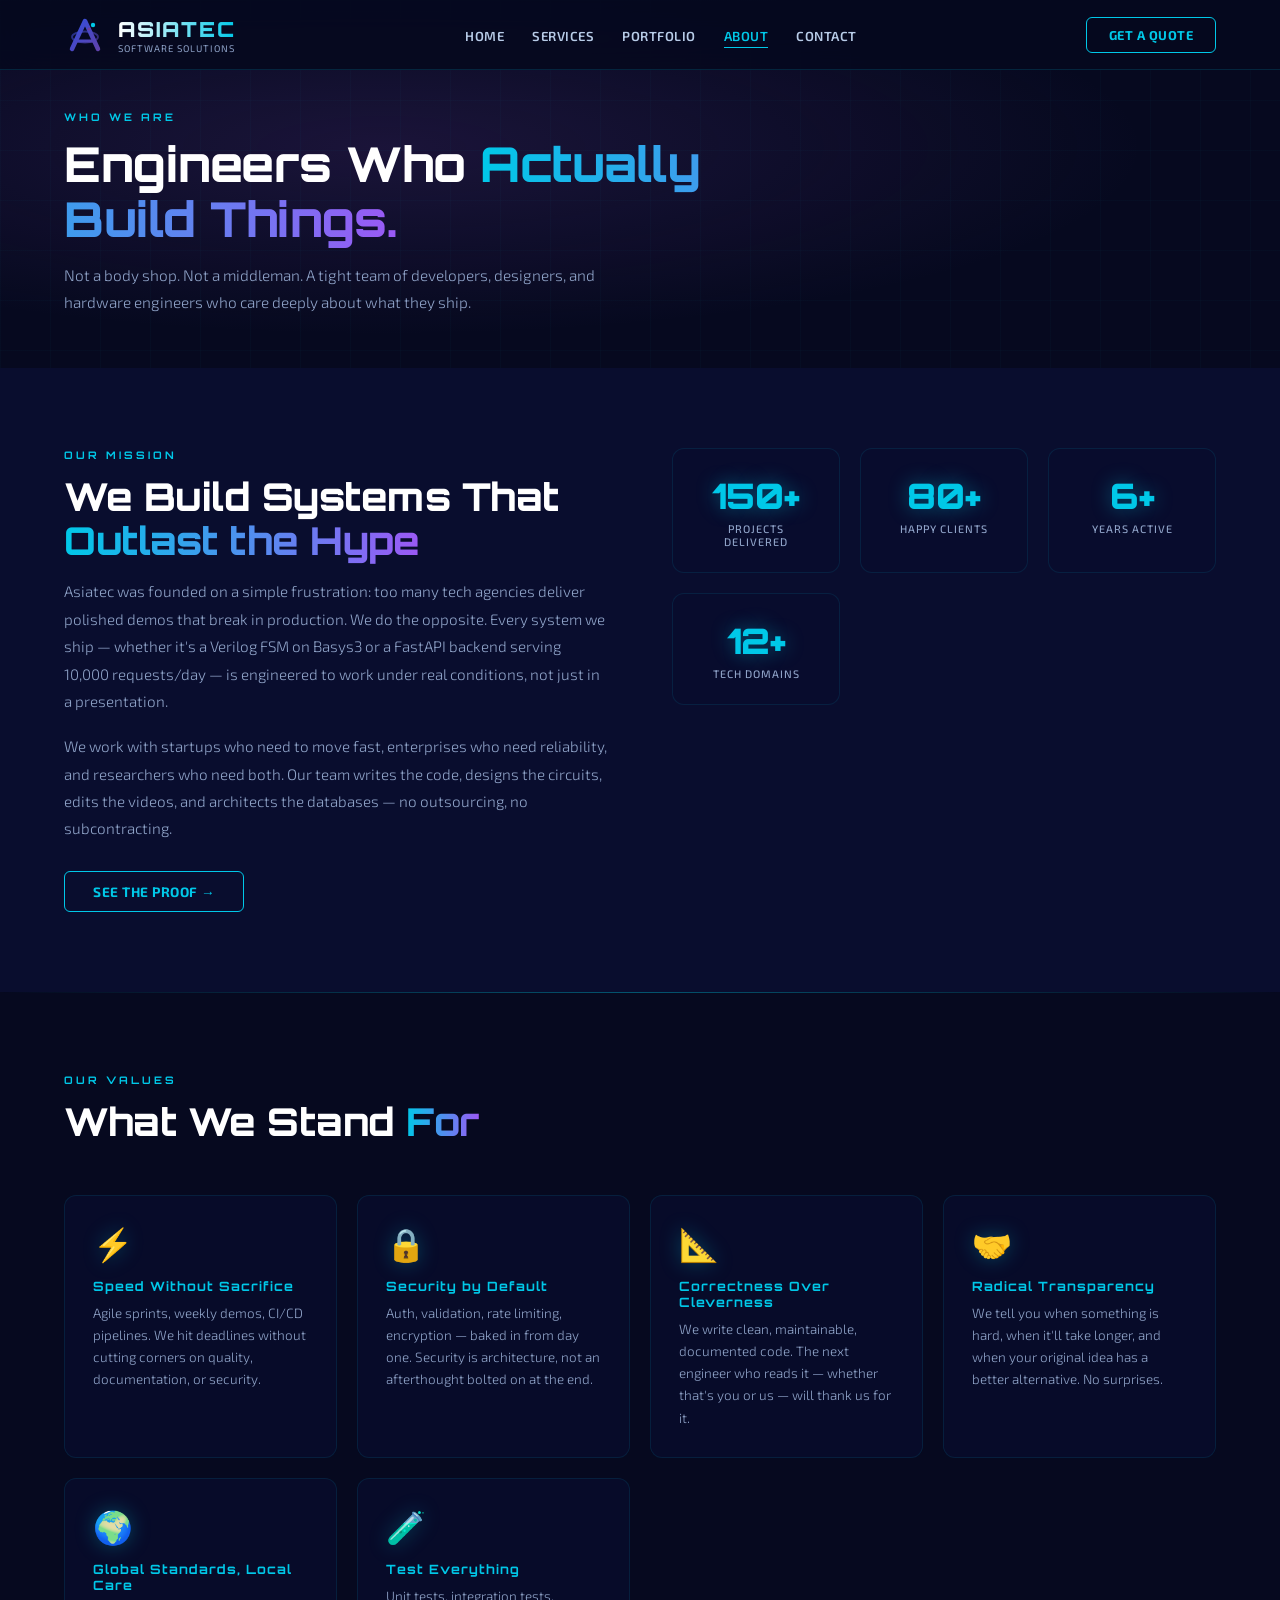
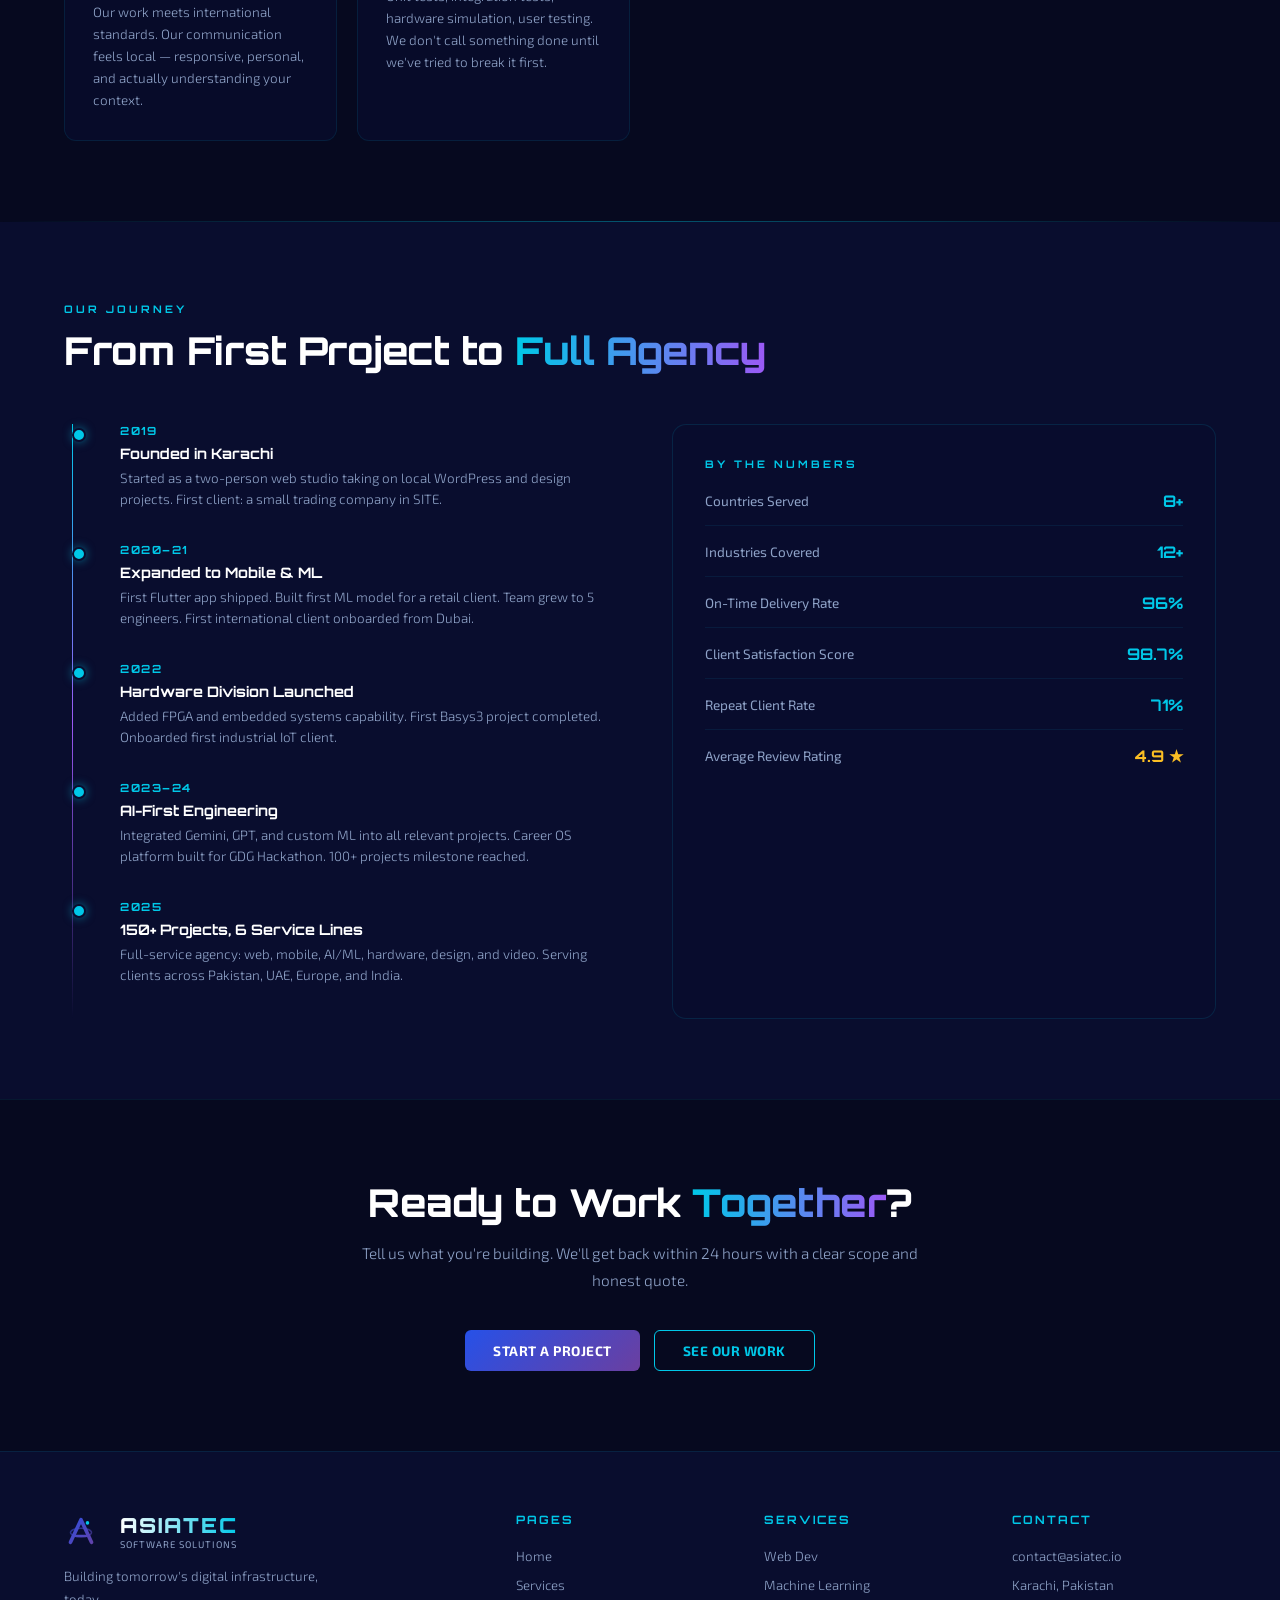
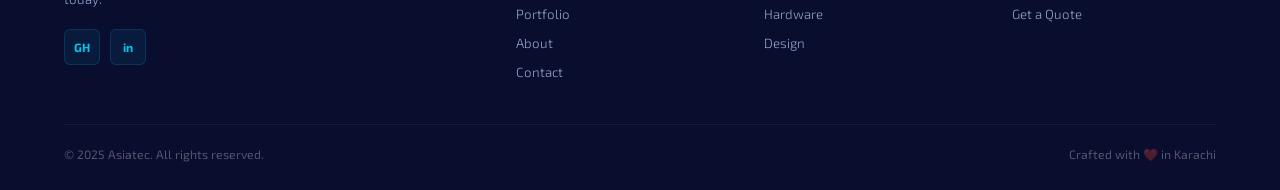
<file: About.html>
<!DOCTYPE html>
<html lang="en">
<head>
<meta charset="UTF-8"/><meta name="viewport" content="width=device-width,initial-scale=1.0"/>
<title>About — Asiatec</title>
<link rel="stylesheet" href="style.css"/>
<style>
.about-hero{min-height:38vh;display:flex;align-items:flex-end;padding:110px 5% 52px;background:radial-gradient(ellipse at 30% 40%,rgba(107,63,160,.2),transparent 60%),var(--bg);position:relative;overflow:hidden}
.about-hero::after{content:'';position:absolute;inset:0;background-image:linear-gradient(rgba(0,200,232,.025) 1px,transparent 1px),linear-gradient(90deg,rgba(0,200,232,.025) 1px,transparent 1px);background-size:50px 50px;pointer-events:none}
.values-grid{display:grid;grid-template-columns:repeat(auto-fit,minmax(240px,1fr));gap:20px;margin-top:48px}
.val-card{background:rgba(9,13,46,.7);border:1px solid rgba(0,200,232,.1);border-radius:12px;padding:28px;transition:all .3s}
.val-card:hover{border-color:rgba(0,200,232,.35);transform:translateY(-4px);box-shadow:0 0 24px rgba(0,200,232,.1)}
.val-ico{font-size:2rem;margin-bottom:14px;filter:drop-shadow(0 0 10px rgba(0,200,232,.3))}
.val-title{font-family:var(--font-head);font-size:.8rem;font-weight:700;letter-spacing:1px;color:var(--cyan);margin-bottom:8px}
.val-desc{font-size:.84rem;color:var(--grey);line-height:1.65;font-weight:300}
.team-grid{display:grid;grid-template-columns:repeat(auto-fit,minmax(220px,1fr));gap:24px}
.team-card{background:rgba(9,13,46,.7);border:1px solid rgba(0,200,232,.1);border-radius:12px;padding:28px;text-align:center;transition:all .3s}
.team-card:hover{border-color:rgba(0,200,232,.3);transform:translateY(-4px)}
.team-av{width:70px;height:70px;border-radius:50%;margin:0 auto 14px;display:flex;align-items:center;justify-content:center;font-family:var(--font-head);font-size:1.4rem;font-weight:900;color:#fff;border:2px solid rgba(0,200,232,.3)}
.team-name{font-family:var(--font-head);font-weight:700;font-size:.85rem;letter-spacing:.5px;color:#fff;margin-bottom:4px}
.team-role{font-size:.78rem;color:var(--cyan);font-weight:500;margin-bottom:10px}
.team-skills{display:flex;gap:6px;flex-wrap:wrap;justify-content:center}
.ts{font-size:.62rem;color:var(--grey);background:rgba(255,255,255,.04);border:1px solid rgba(255,255,255,.08);padding:2px 7px;border-radius:3px}
.timeline{display:flex;flex-direction:column;gap:0;position:relative;padding-left:28px}
.timeline::before{content:'';position:absolute;left:8px;top:0;bottom:0;width:1px;background:linear-gradient(to bottom,var(--cyan),var(--purple2),transparent)}
.tl-item{position:relative;padding:0 0 32px 28px}
.tl-dot{position:absolute;left:-20px;top:4px;width:14px;height:14px;border-radius:50%;background:var(--cyan);box-shadow:0 0 10px rgba(0,200,232,.5);border:2px solid var(--bg2)}
.tl-year{font-family:var(--font-head);font-size:.7rem;font-weight:700;letter-spacing:1.5px;color:var(--cyan);margin-bottom:6px}
.tl-title{font-family:var(--font-head);font-weight:700;font-size:.9rem;color:#fff;margin-bottom:6px}
.tl-desc{font-size:.84rem;color:var(--grey);font-weight:300;line-height:1.6}
.stat-row{display:grid;grid-template-columns:repeat(auto-fit,minmax(160px,1fr));gap:20px;margin-top:48px}
.st{background:rgba(9,13,46,.7);border:1px solid rgba(0,200,232,.1);border-radius:12px;padding:24px;text-align:center}
.st strong{font-family:var(--font-head);font-size:2.2rem;font-weight:900;color:var(--cyan);display:block;text-shadow:0 0 20px rgba(0,200,232,.4)}
.st span{font-size:.68rem;color:var(--grey);text-transform:uppercase;letter-spacing:1px;font-weight:500;margin-top:4px;display:block}
</style>
</head>
<body>
<nav id="nav">
  <a href="index.html" class="nav-logo">
    <svg class="nav-logo-svg" viewBox="0 0 42 42" fill="none"><defs><linearGradient id="lg" x1="0" y1="0" x2="42" y2="42" gradientUnits="userSpaceOnUse"><stop offset="0%" stop-color="#2651e8"/><stop offset="100%" stop-color="#6b3fa0"/></linearGradient></defs><path d="M8 35L21 7L34 35" stroke="url(#lg)" stroke-width="4.5" stroke-linecap="round" stroke-linejoin="round" fill="none"/><path d="M13 27L29 27" stroke="url(#lg)" stroke-width="3" stroke-linecap="round"/><ellipse cx="21" cy="23" rx="13" ry="5.5" stroke="url(#lg)" stroke-width="1.8" fill="none" opacity=".6"/><circle cx="29" cy="11" r="2.2" fill="#00c8e8"/><circle cx="25" cy="15" r="1.5" fill="#6b3fa0"/></svg>
    <div class="nav-logo-text"><div class="name">ASIATEC</div><div class="sub">Software Solutions</div></div>
  </a>
  <ul class="nav-links">
    <li><a href="index.html">Home</a></li><li><a href="services.html">Services</a></li>
    <li><a href="portfolio.html">Portfolio</a></li><li><a href="about.html" class="active">About</a></li><li><a href="contact.html">Contact</a></li>
  </ul>
  <a href="contact.html" class="nav-cta">Get a Quote</a>
  <button class="hamburger" id="hbg"><span></span><span></span><span></span></button>
</nav>
<div class="mobile-menu" id="mob"><a href="index.html">Home</a><a href="services.html">Services</a><a href="portfolio.html">Portfolio</a><a href="about.html">About</a><a href="contact.html">Contact</a><a href="contact.html" class="nav-cta">Get a Quote</a></div>

<div class="about-hero" style="position:relative">
  <div style="position:relative;z-index:1;max-width:700px">
    <div class="section-label">Who We Are</div>
    <h1 class="section-title" style="font-size:clamp(2rem,4vw,3rem)">Engineers Who <span class="hl">Actually Build Things.</span></h1>
    <p class="section-sub">Not a body shop. Not a middleman. A tight team of developers, designers, and hardware engineers who care deeply about what they ship.</p>
  </div>
</div>

<!-- MISSION -->
<section style="background:var(--bg2);padding:80px 5%">
  <div style="display:grid;grid-template-columns:1fr 1fr;gap:64px;align-items:start" class="reveal">
    <div>
      <div class="section-label">Our Mission</div>
      <h2 class="section-title">We Build Systems That <span class="hl">Outlast the Hype</span></h2>
      <p style="font-size:.95rem;color:var(--grey);line-height:1.8;font-weight:300;margin-bottom:18px">Asiatec was founded on a simple frustration: too many tech agencies deliver polished demos that break in production. We do the opposite. Every system we ship — whether it's a Verilog FSM on Basys3 or a FastAPI backend serving 10,000 requests/day — is engineered to work under real conditions, not just in a presentation.</p>
      <p style="font-size:.95rem;color:var(--grey);line-height:1.8;font-weight:300">We work with startups who need to move fast, enterprises who need reliability, and researchers who need both. Our team writes the code, designs the circuits, edits the videos, and architects the databases — no outsourcing, no subcontracting.</p>
      <div style="margin-top:28px"><a href="portfolio.html" class="btn-cyber" target="_blank">See the Proof →</a></div>
    </div>
    <div>
      <div class="stat-row" style="margin-top:0">
        <div class="st"><strong>150+</strong><span>Projects Delivered</span></div>
        <div class="st"><strong>80+</strong><span>Happy Clients</span></div>
        <div class="st"><strong>6+</strong><span>Years Active</span></div>
        <div class="st"><strong>12+</strong><span>Tech Domains</span></div>
      </div>
    </div>
  </div>
</section>

<div class="glow-line"></div>

<!-- VALUES -->
<section style="background:var(--bg);padding:80px 5%">
  <div class="section-head reveal">
    <div class="section-label">Our Values</div>
    <h2 class="section-title">What We Stand <span class="hl">For</span></h2>
  </div>
  <div class="values-grid">
    <div class="val-card reveal"><div class="val-ico">⚡</div><div class="val-title">Speed Without Sacrifice</div><p class="val-desc">Agile sprints, weekly demos, CI/CD pipelines. We hit deadlines without cutting corners on quality, documentation, or security.</p></div>
    <div class="val-card reveal"><div class="val-ico">🔒</div><div class="val-title">Security by Default</div><p class="val-desc">Auth, validation, rate limiting, encryption — baked in from day one. Security is architecture, not an afterthought bolted on at the end.</p></div>
    <div class="val-card reveal"><div class="val-ico">📐</div><div class="val-title">Correctness Over Cleverness</div><p class="val-desc">We write clean, maintainable, documented code. The next engineer who reads it — whether that's you or us — will thank us for it.</p></div>
    <div class="val-card reveal"><div class="val-ico">🤝</div><div class="val-title">Radical Transparency</div><p class="val-desc">We tell you when something is hard, when it'll take longer, and when your original idea has a better alternative. No surprises.</p></div>
    <div class="val-card reveal"><div class="val-ico">🌍</div><div class="val-title">Global Standards, Local Care</div><p class="val-desc">Our work meets international standards. Our communication feels local — responsive, personal, and actually understanding your context.</p></div>
    <div class="val-card reveal"><div class="val-ico">🧪</div><div class="val-title">Test Everything</div><p class="val-desc">Unit tests, integration tests, hardware simulation, user testing. We don't call something done until we've tried to break it first.</p></div>
  </div>
</section>

<div class="glow-line"></div>

<!-- TIMELINE -->
<section style="background:var(--bg2);padding:80px 5%">
  <div class="section-head reveal">
    <div class="section-label">Our Journey</div>
    <h2 class="section-title">From First Project to <span class="hl">Full Agency</span></h2>
  </div>
  <div style="display:grid;grid-template-columns:1fr 1fr;gap:64px" class="reveal">
    <div class="timeline">
      <div class="tl-item"><div class="tl-dot"></div><div class="tl-year">2019</div><div class="tl-title">Founded in Karachi</div><div class="tl-desc">Started as a two-person web studio taking on local WordPress and design projects. First client: a small trading company in SITE.</div></div>
      <div class="tl-item"><div class="tl-dot"></div><div class="tl-year">2020–21</div><div class="tl-title">Expanded to Mobile & ML</div><div class="tl-desc">First Flutter app shipped. Built first ML model for a retail client. Team grew to 5 engineers. First international client onboarded from Dubai.</div></div>
      <div class="tl-item"><div class="tl-dot"></div><div class="tl-year">2022</div><div class="tl-title">Hardware Division Launched</div><div class="tl-desc">Added FPGA and embedded systems capability. First Basys3 project completed. Onboarded first industrial IoT client.</div></div>
      <div class="tl-item"><div class="tl-dot"></div><div class="tl-year">2023–24</div><div class="tl-title">AI-First Engineering</div><div class="tl-desc">Integrated Gemini, GPT, and custom ML into all relevant projects. Career OS platform built for GDG Hackathon. 100+ projects milestone reached.</div></div>
      <div class="tl-item"><div class="tl-dot"></div><div class="tl-year">2025</div><div class="tl-title">150+ Projects, 6 Service Lines</div><div class="tl-desc">Full-service agency: web, mobile, AI/ML, hardware, design, and video. Serving clients across Pakistan, UAE, Europe, and India.</div></div>
    </div>
    <div style="background:rgba(9,13,46,.7);border:1px solid rgba(0,200,232,.12);border-radius:14px;padding:32px">
      <div class="section-label" style="margin-bottom:20px">By the Numbers</div>
      <div style="display:flex;flex-direction:column;gap:16px">
        <div style="display:flex;justify-content:space-between;align-items:center;padding-bottom:14px;border-bottom:1px solid rgba(0,200,232,.08)"><span style="font-size:.85rem;color:var(--grey)">Countries Served</span><span style="font-family:var(--font-head);font-weight:700;color:var(--cyan)">8+</span></div>
        <div style="display:flex;justify-content:space-between;align-items:center;padding-bottom:14px;border-bottom:1px solid rgba(0,200,232,.08)"><span style="font-size:.85rem;color:var(--grey)">Industries Covered</span><span style="font-family:var(--font-head);font-weight:700;color:var(--cyan)">12+</span></div>
        <div style="display:flex;justify-content:space-between;align-items:center;padding-bottom:14px;border-bottom:1px solid rgba(0,200,232,.08)"><span style="font-size:.85rem;color:var(--grey)">On-Time Delivery Rate</span><span style="font-family:var(--font-head);font-weight:700;color:var(--cyan)">96%</span></div>
        <div style="display:flex;justify-content:space-between;align-items:center;padding-bottom:14px;border-bottom:1px solid rgba(0,200,232,.08)"><span style="font-size:.85rem;color:var(--grey)">Client Satisfaction Score</span><span style="font-family:var(--font-head);font-weight:700;color:var(--cyan)">98.7%</span></div>
        <div style="display:flex;justify-content:space-between;align-items:center;padding-bottom:14px;border-bottom:1px solid rgba(0,200,232,.08)"><span style="font-size:.85rem;color:var(--grey)">Repeat Client Rate</span><span style="font-family:var(--font-head);font-weight:700;color:var(--cyan)">71%</span></div>
        <div style="display:flex;justify-content:space-between;align-items:center"><span style="font-size:.85rem;color:var(--grey)">Average Review Rating</span><span style="font-family:var(--font-head);font-weight:700;color:#fbbf24">4.9 ★</span></div>
      </div>
    </div>
  </div>
</section>

<section style="background:var(--bg);text-align:center;padding:80px 5%;border-top:1px solid rgba(0,200,232,.08)">
  <h2 class="section-title reveal">Ready to Work <span class="hl">Together</span>?</h2>
  <p class="section-sub reveal" style="margin:0 auto 36px">Tell us what you're building. We'll get back within 24 hours with a clear scope and honest quote.</p>
  <div style="display:flex;gap:14px;justify-content:center;flex-wrap:wrap" class="reveal">
    <a href="contact.html" class="btn-solid">Start a Project</a>
    <a href="portfolio.html" class="btn-cyber">See Our Work</a>
  </div>
</section>

<footer>
  <div class="footer-grid">
    <div class="footer-brand"><a href="index.html" class="nav-logo" style="display:inline-flex"><svg width="34" height="34" viewBox="0 0 42 42" fill="none"><defs><linearGradient id="flg" x1="0" y1="0" x2="42" y2="42" gradientUnits="userSpaceOnUse"><stop offset="0%" stop-color="#2651e8"/><stop offset="100%" stop-color="#6b3fa0"/></linearGradient></defs><path d="M8 35L21 7L34 35" stroke="url(#flg)" stroke-width="4.5" stroke-linecap="round" stroke-linejoin="round" fill="none"/><path d="M13 27L29 27" stroke="url(#flg)" stroke-width="3" stroke-linecap="round"/><ellipse cx="21" cy="23" rx="13" ry="5.5" stroke="url(#flg)" stroke-width="1.8" fill="none" opacity=".6"/><circle cx="29" cy="11" r="2.2" fill="#00c8e8"/></svg><div class="nav-logo-text" style="margin-left:10px"><div class="name">ASIATEC</div><div class="sub">Software Solutions</div></div></a><p>Building tomorrow's digital infrastructure, today.</p><div class="footer-social"><a href="https://github.com/Fakhariqblal/Fakhariqblal.github.io" target="_blank" class="social-btn">GH</a><a href="#" class="social-btn">in</a></div></div>
    <div class="footer-col"><h4>Pages</h4><ul><li><a href="index.html">Home</a></li><li><a href="services.html">Services</a></li><li><a href="portfolio.html">Portfolio</a></li><li><a href="about.html">About</a></li><li><a href="contact.html">Contact</a></li></ul></div>
    <div class="footer-col"><h4>Services</h4><ul><li><a href="services.html#web">Web Dev</a></li><li><a href="services.html#ml">Machine Learning</a></li><li><a href="services.html#hardware">Hardware</a></li><li><a href="services.html#design">Design</a></li></ul></div>
    <div class="footer-col"><h4>Contact</h4><ul><li><a href="mailto:contact@asiatec.io">contact@asiatec.io</a></li><li><a href="#">Karachi, Pakistan</a></li><li><a href="contact.html">Get a Quote</a></li></ul></div>
  </div>
  <div class="footer-bottom"><span>© 2025 Asiatec. All rights reserved.</span><span>Crafted with ❤️ in Karachi</span></div>
</footer>
<script>
window.addEventListener('scroll',()=>document.getElementById('nav').classList.toggle('scrolled',scrollY>40));
document.getElementById('hbg').addEventListener('click',()=>document.getElementById('mob').classList.toggle('open'));
const ro=new IntersectionObserver(e=>{e.forEach((x,i)=>{if(x.isIntersecting){setTimeout(()=>x.target.classList.add('visible'),i*65);ro.unobserve(x.target)}})},{threshold:.07});
document.querySelectorAll('.reveal').forEach(el=>ro.observe(el));
</script>
</body></html>
</file>
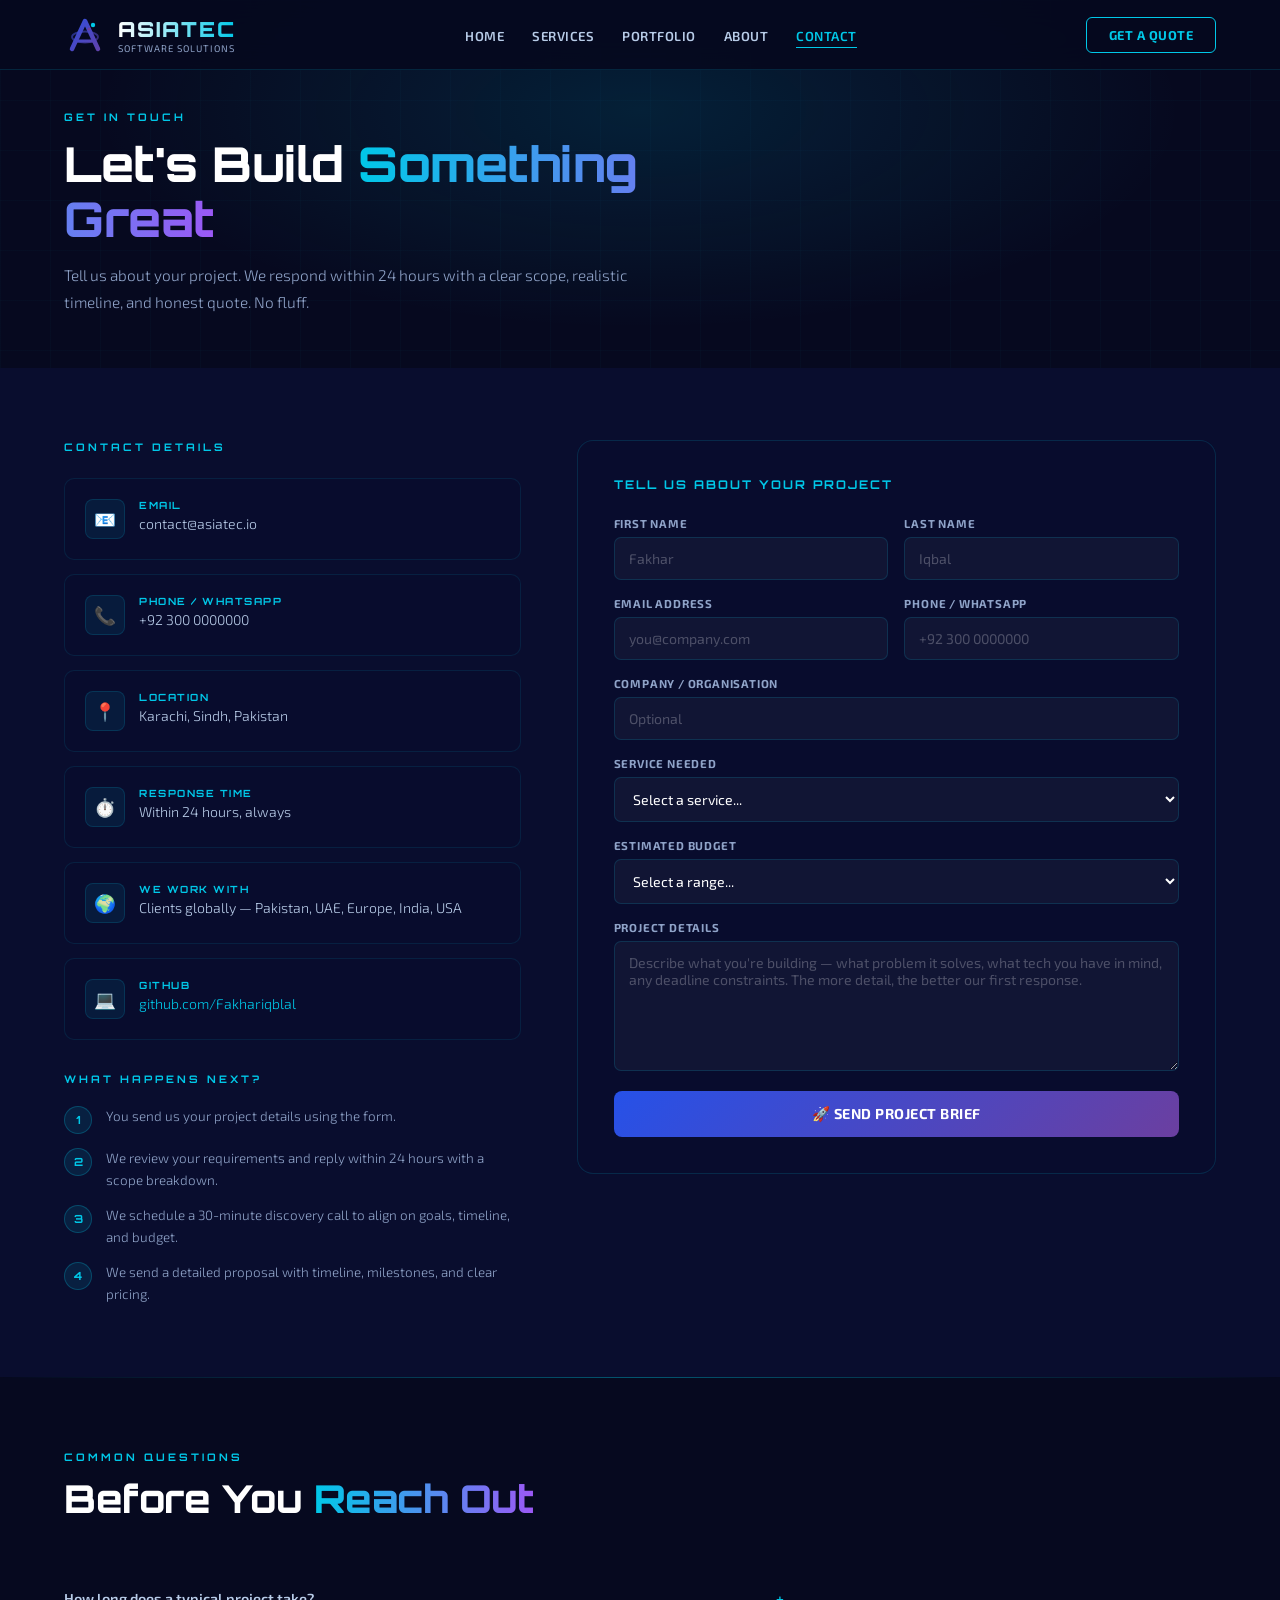
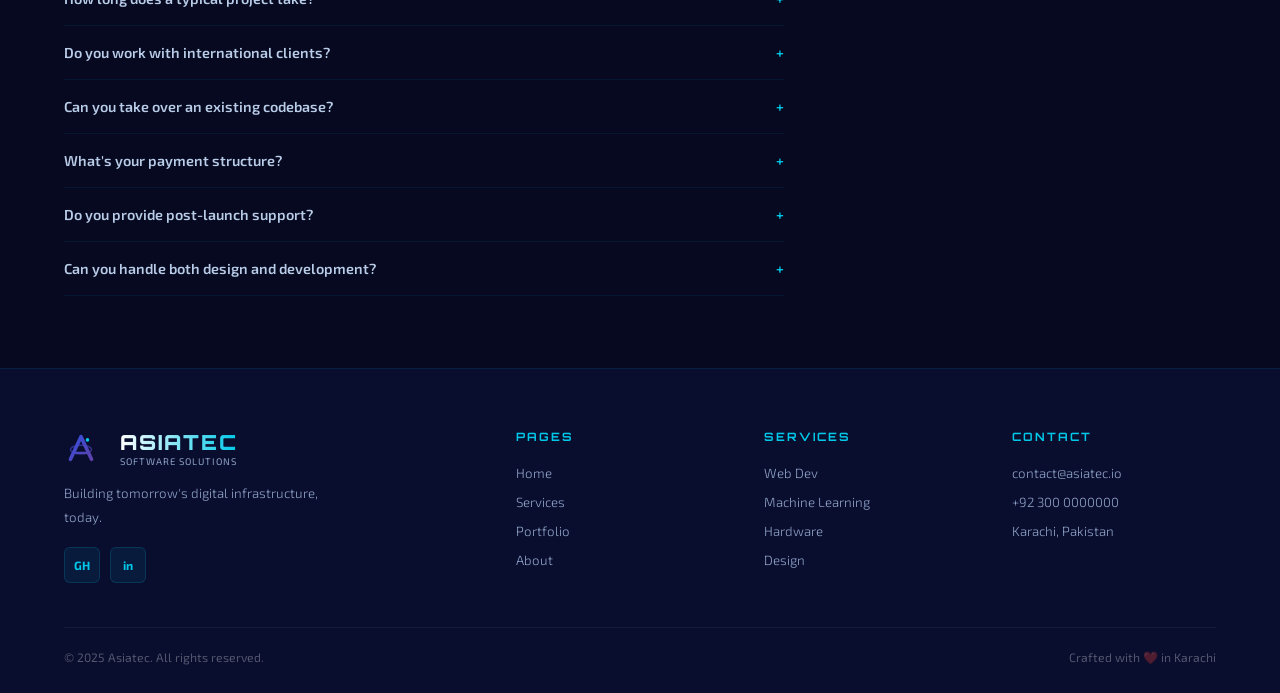
<file: Contact.html>
<!DOCTYPE html>
<html lang="en">
<head>
<meta charset="UTF-8"/><meta name="viewport" content="width=device-width,initial-scale=1.0"/>
<title>Contact — Asiatec</title>
<link rel="stylesheet" href="style.css"/>
<style>
.contact-hero{min-height:36vh;display:flex;align-items:flex-end;padding:110px 5% 52px;background:radial-gradient(ellipse at 50% 30%,rgba(0,200,232,.12),transparent 60%),var(--bg);position:relative;overflow:hidden}
.contact-hero::after{content:'';position:absolute;inset:0;background-image:linear-gradient(rgba(0,200,232,.025) 1px,transparent 1px),linear-gradient(90deg,rgba(0,200,232,.025) 1px,transparent 1px);background-size:50px 50px;pointer-events:none}
.contact-layout{display:grid;grid-template-columns:1fr 1.4fr;gap:56px;align-items:start}
.contact-info-item{display:flex;align-items:flex-start;gap:14px;padding:20px;background:rgba(9,13,46,.7);border:1px solid rgba(0,200,232,.1);border-radius:10px;transition:all .3s;margin-bottom:14px}
.contact-info-item:hover{border-color:rgba(0,200,232,.3);box-shadow:0 0 20px rgba(0,200,232,.08)}
.ci-ico{width:40px;height:40px;min-width:40px;border-radius:8px;background:rgba(0,200,232,.08);border:1px solid rgba(0,200,232,.15);display:flex;align-items:center;justify-content:center;font-size:1.1rem}
.ci-label{font-family:var(--font-head);font-size:.62rem;font-weight:700;letter-spacing:1.5px;text-transform:uppercase;color:var(--cyan);margin-bottom:4px}
.ci-val{font-size:.88rem;color:var(--grey2);font-weight:300}
.form-wrap{background:rgba(9,13,46,.8);border:1px solid rgba(0,200,232,.15);border-radius:16px;padding:36px;backdrop-filter:blur(10px)}
.form-title{font-family:var(--font-head);font-size:.75rem;font-weight:700;letter-spacing:2px;text-transform:uppercase;color:var(--cyan);margin-bottom:24px}
.form-row{display:grid;grid-template-columns:1fr 1fr;gap:16px}
.form-group{display:flex;flex-direction:column;gap:7px;margin-bottom:16px}
.form-group label{font-size:.72rem;font-weight:700;letter-spacing:.8px;text-transform:uppercase;color:var(--grey)}
.form-group input,.form-group textarea,.form-group select{background:rgba(255,255,255,.04);border:1px solid rgba(0,200,232,.15);border-radius:7px;padding:12px 14px;color:#fff;font-size:.88rem;font-family:var(--font-body);transition:border-color .2s,box-shadow .2s;outline:none;resize:vertical}
.form-group input:focus,.form-group textarea:focus,.form-group select:focus{border-color:var(--cyan);box-shadow:0 0 0 3px rgba(0,200,232,.1)}
.form-group input::placeholder,.form-group textarea::placeholder{color:rgba(255,255,255,.25)}
.form-group select option{background:var(--bg2);color:#fff}
.form-group textarea{min-height:130px}
.submit-btn{width:100%;padding:14px;background:linear-gradient(135deg,var(--blue2),var(--purple));border:none;border-radius:8px;color:#fff;font-family:var(--font-body);font-size:.9rem;font-weight:700;letter-spacing:.5px;text-transform:uppercase;cursor:pointer;transition:all .2s;margin-top:4px}
.submit-btn:hover{transform:translateY(-2px);box-shadow:0 8px 24px rgba(38,81,232,.4)}
.success-msg{display:none;background:rgba(74,222,128,.08);border:1px solid rgba(74,222,128,.2);border-radius:8px;padding:16px;text-align:center;color:#4ade80;font-size:.88rem;margin-top:14px}
.faq-item{border-bottom:1px solid rgba(0,200,232,.08);padding:18px 0;cursor:pointer}
.faq-q{display:flex;justify-content:space-between;align-items:center;font-size:.9rem;font-weight:600;color:var(--grey2);transition:color .2s}
.faq-q:hover{color:var(--cyan)}
.faq-a{font-size:.84rem;color:var(--grey);line-height:1.7;font-weight:300;max-height:0;overflow:hidden;transition:max-height .35s,padding .35s}
.faq-item.open .faq-a{max-height:200px;padding-top:12px}
.faq-item.open .faq-q{color:var(--cyan)}
.faq-arr{transition:transform .3s;color:var(--cyan)}
.faq-item.open .faq-arr{transform:rotate(45deg)}
@media(max-width:800px){.contact-layout,.form-row{grid-template-columns:1fr}}
</style>
</head>
<body>
<nav id="nav">
  <a href="index.html" class="nav-logo">
    <svg class="nav-logo-svg" viewBox="0 0 42 42" fill="none"><defs><linearGradient id="lg" x1="0" y1="0" x2="42" y2="42" gradientUnits="userSpaceOnUse"><stop offset="0%" stop-color="#2651e8"/><stop offset="100%" stop-color="#6b3fa0"/></linearGradient></defs><path d="M8 35L21 7L34 35" stroke="url(#lg)" stroke-width="4.5" stroke-linecap="round" stroke-linejoin="round" fill="none"/><path d="M13 27L29 27" stroke="url(#lg)" stroke-width="3" stroke-linecap="round"/><ellipse cx="21" cy="23" rx="13" ry="5.5" stroke="url(#lg)" stroke-width="1.8" fill="none" opacity=".6"/><circle cx="29" cy="11" r="2.2" fill="#00c8e8"/><circle cx="25" cy="15" r="1.5" fill="#6b3fa0"/></svg>
    <div class="nav-logo-text"><div class="name">ASIATEC</div><div class="sub">Software Solutions</div></div>
  </a>
  <ul class="nav-links">
    <li><a href="index.html">Home</a></li><li><a href="services.html">Services</a></li>
    <li><a href="portfolio.html">Portfolio</a></li><li><a href="about.html">About</a></li><li><a href="contact.html" class="active">Contact</a></li>
  </ul>
  <a href="contact.html" class="nav-cta">Get a Quote</a>
  <button class="hamburger" id="hbg"><span></span><span></span><span></span></button>
</nav>
<div class="mobile-menu" id="mob"><a href="index.html">Home</a><a href="services.html">Services</a><a href="portfolio.html">Portfolio</a><a href="about.html">About</a><a href="contact.html">Contact</a><a href="contact.html" class="nav-cta">Get a Quote</a></div>

<div class="contact-hero" style="position:relative">
  <div style="position:relative;z-index:1;max-width:600px">
    <div class="section-label">Get In Touch</div>
    <h1 class="section-title" style="font-size:clamp(2rem,4vw,3rem)">Let's Build <span class="hl">Something Great</span></h1>
    <p class="section-sub">Tell us about your project. We respond within 24 hours with a clear scope, realistic timeline, and honest quote. No fluff.</p>
  </div>
</div>

<section style="background:var(--bg2);padding:72px 5%">
  <div class="contact-layout">
    <!-- LEFT: INFO -->
    <div class="reveal">
      <div class="section-label" style="margin-bottom:24px">Contact Details</div>
      <div class="contact-info-item"><div class="ci-ico">📧</div><div><div class="ci-label">Email</div><div class="ci-val">contact@asiatec.io</div></div></div>
      <div class="contact-info-item"><div class="ci-ico">📞</div><div><div class="ci-label">Phone / WhatsApp</div><div class="ci-val">+92 300 0000000</div></div></div>
      <div class="contact-info-item"><div class="ci-ico">📍</div><div><div class="ci-label">Location</div><div class="ci-val">Karachi, Sindh, Pakistan</div></div></div>
      <div class="contact-info-item"><div class="ci-ico">⏱️</div><div><div class="ci-label">Response Time</div><div class="ci-val">Within 24 hours, always</div></div></div>
      <div class="contact-info-item"><div class="ci-ico">🌍</div><div><div class="ci-label">We Work With</div><div class="ci-val">Clients globally — Pakistan, UAE, Europe, India, USA</div></div></div>
      <div class="contact-info-item"><div class="ci-ico">💻</div><div><div class="ci-label">GitHub</div><div class="ci-val"><a href="https://github.com/Fakhariqblal/Fakhariqblal.github.io" target="_blank" style="color:var(--cyan);text-decoration:none">github.com/Fakhariqblal</a></div></div></div>

      <div style="margin-top:32px">
        <div class="section-label" style="margin-bottom:20px">What Happens Next?</div>
        <div style="display:flex;flex-direction:column;gap:14px">
          <div style="display:flex;gap:14px;align-items:flex-start">
            <div style="width:28px;height:28px;min-width:28px;border-radius:50%;background:rgba(0,200,232,.1);border:1px solid rgba(0,200,232,.25);display:flex;align-items:center;justify-content:center;font-family:var(--font-head);font-size:.7rem;font-weight:700;color:var(--cyan)">1</div>
            <div style="font-size:.84rem;color:var(--grey);font-weight:300;line-height:1.6">You send us your project details using the form.</div>
          </div>
          <div style="display:flex;gap:14px;align-items:flex-start">
            <div style="width:28px;height:28px;min-width:28px;border-radius:50%;background:rgba(0,200,232,.1);border:1px solid rgba(0,200,232,.25);display:flex;align-items:center;justify-content:center;font-family:var(--font-head);font-size:.7rem;font-weight:700;color:var(--cyan)">2</div>
            <div style="font-size:.84rem;color:var(--grey);font-weight:300;line-height:1.6">We review your requirements and reply within 24 hours with a scope breakdown.</div>
          </div>
          <div style="display:flex;gap:14px;align-items:flex-start">
            <div style="width:28px;height:28px;min-width:28px;border-radius:50%;background:rgba(0,200,232,.1);border:1px solid rgba(0,200,232,.25);display:flex;align-items:center;justify-content:center;font-family:var(--font-head);font-size:.7rem;font-weight:700;color:var(--cyan)">3</div>
            <div style="font-size:.84rem;color:var(--grey);font-weight:300;line-height:1.6">We schedule a 30-minute discovery call to align on goals, timeline, and budget.</div>
          </div>
          <div style="display:flex;gap:14px;align-items:flex-start">
            <div style="width:28px;height:28px;min-width:28px;border-radius:50%;background:rgba(0,200,232,.1);border:1px solid rgba(0,200,232,.25);display:flex;align-items:center;justify-content:center;font-family:var(--font-head);font-size:.7rem;font-weight:700;color:var(--cyan)">4</div>
            <div style="font-size:.84rem;color:var(--grey);font-weight:300;line-height:1.6">We send a detailed proposal with timeline, milestones, and clear pricing.</div>
          </div>
        </div>
      </div>
    </div>

    <!-- RIGHT: FORM -->
    <div class="form-wrap reveal">
      <div class="form-title">Tell Us About Your Project</div>
      <div class="form-row">
        <div class="form-group"><label>First Name</label><input type="text" placeholder="Fakhar"/></div>
        <div class="form-group"><label>Last Name</label><input type="text" placeholder="Iqbal"/></div>
      </div>
      <div class="form-row">
        <div class="form-group"><label>Email Address</label><input type="email" placeholder="you@company.com"/></div>
        <div class="form-group"><label>Phone / WhatsApp</label><input type="tel" placeholder="+92 300 0000000"/></div>
      </div>
      <div class="form-group"><label>Company / Organisation</label><input type="text" placeholder="Optional"/></div>
      <div class="form-group">
        <label>Service Needed</label>
        <select>
          <option value="">Select a service...</option>
          <option>Web Development</option>
          <option>Mobile Application</option>
          <option>Machine Learning / AI</option>
          <option>Hardware & FPGA</option>
          <option>Graphic Design</option>
          <option>Video Editing & Production</option>
          <option>Multiple Services</option>
          <option>Not Sure — Need Advice</option>
        </select>
      </div>
      <div class="form-group">
        <label>Estimated Budget</label>
        <select>
          <option value="">Select a range...</option>
          <option>Under $500</option>
          <option>$500 – $2,000</option>
          <option>$2,000 – $10,000</option>
          <option>$10,000 – $50,000</option>
          <option>$50,000+</option>
          <option>Not Yet Decided</option>
        </select>
      </div>
      <div class="form-group"><label>Project Details</label><textarea placeholder="Describe what you're building — what problem it solves, what tech you have in mind, any deadline constraints. The more detail, the better our first response."></textarea></div>
      <button class="submit-btn" onclick="handleSubmit()">🚀 Send Project Brief</button>
      <div class="success-msg" id="successMsg">✅ Message received! We'll be in touch within 24 hours.</div>
    </div>
  </div>
</section>

<div class="glow-line"></div>

<!-- FAQ -->
<section style="background:var(--bg);padding:72px 5%">
  <div class="section-head reveal" style="max-width:600px">
    <div class="section-label">Common Questions</div>
    <h2 class="section-title">Before You <span class="hl">Reach Out</span></h2>
  </div>
  <div style="max-width:720px" class="reveal">
    <div class="faq-item"><div class="faq-q">How long does a typical project take? <span class="faq-arr">+</span></div><div class="faq-a">It depends entirely on scope. A simple landing site: 1–2 weeks. A mobile app: 8–12 weeks. A full SaaS platform: 3–6 months. We give you a precise timeline in our proposal after the discovery call.</div></div>
    <div class="faq-item"><div class="faq-q">Do you work with international clients? <span class="faq-arr">+</span></div><div class="faq-a">Yes — we have active clients in UAE, Germany, France, India, and the USA. We work async by default with weekly video calls. Time zone differences have never been a blocker.</div></div>
    <div class="faq-item"><div class="faq-q">Can you take over an existing codebase? <span class="faq-arr">+</span></div><div class="faq-a">Yes. We've inherited messy codebases many times. We start with an audit, document what exists, and propose a clean path forward — whether that's refactoring, extending, or a full rewrite with data migration.</div></div>
    <div class="faq-item"><div class="faq-q">What's your payment structure? <span class="faq-arr">+</span></div><div class="faq-a">Typically 40% upfront, 30% at mid-project milestone, 30% on delivery. For longer projects we use monthly retainers. We're flexible and can discuss what works for your situation.</div></div>
    <div class="faq-item"><div class="faq-q">Do you provide post-launch support? <span class="faq-arr">+</span></div><div class="faq-a">Yes. We offer 30 days of free bug-fix support post-launch for all projects. Ongoing retainers for feature development, monitoring, and maintenance are available and recommended for production systems.</div></div>
    <div class="faq-item"><div class="faq-q">Can you handle both design and development? <span class="faq-arr">+</span></div><div class="faq-a">Absolutely — and we prefer it. Having design and development under one roof means there's no translation loss between what was designed and what gets built. We've shipped many projects from wireframe to production.</div></div>
  </div>
</section>

<footer>
  <div class="footer-grid">
    <div class="footer-brand"><a href="index.html" class="nav-logo" style="display:inline-flex"><svg width="34" height="34" viewBox="0 0 42 42" fill="none"><defs><linearGradient id="flg" x1="0" y1="0" x2="42" y2="42" gradientUnits="userSpaceOnUse"><stop offset="0%" stop-color="#2651e8"/><stop offset="100%" stop-color="#6b3fa0"/></linearGradient></defs><path d="M8 35L21 7L34 35" stroke="url(#flg)" stroke-width="4.5" stroke-linecap="round" stroke-linejoin="round" fill="none"/><path d="M13 27L29 27" stroke="url(#flg)" stroke-width="3" stroke-linecap="round"/><ellipse cx="21" cy="23" rx="13" ry="5.5" stroke="url(#flg)" stroke-width="1.8" fill="none" opacity=".6"/><circle cx="29" cy="11" r="2.2" fill="#00c8e8"/></svg><div class="nav-logo-text" style="margin-left:10px"><div class="name">ASIATEC</div><div class="sub">Software Solutions</div></div></a><p>Building tomorrow's digital infrastructure, today.</p><div class="footer-social"><a href="https://github.com/Fakhariqblal/Fakhariqblal.github.io" target="_blank" class="social-btn">GH</a><a href="#" class="social-btn">in</a></div></div>
    <div class="footer-col"><h4>Pages</h4><ul><li><a href="index.html">Home</a></li><li><a href="services.html">Services</a></li><li><a href="portfolio.html">Portfolio</a></li><li><a href="about.html">About</a></li></ul></div>
    <div class="footer-col"><h4>Services</h4><ul><li><a href="services.html#web">Web Dev</a></li><li><a href="services.html#ml">Machine Learning</a></li><li><a href="services.html#hardware">Hardware</a></li><li><a href="services.html#design">Design</a></li></ul></div>
    <div class="footer-col"><h4>Contact</h4><ul><li><a href="mailto:contact@asiatec.io">contact@asiatec.io</a></li><li><a href="#">+92 300 0000000</a></li><li><a href="#">Karachi, Pakistan</a></li></ul></div>
  </div>
  <div class="footer-bottom"><span>© 2025 Asiatec. All rights reserved.</span><span>Crafted with ❤️ in Karachi</span></div>
</footer>

<script>
window.addEventListener('scroll',()=>document.getElementById('nav').classList.toggle('scrolled',scrollY>40));
document.getElementById('hbg').addEventListener('click',()=>document.getElementById('mob').classList.toggle('open'));
const ro=new IntersectionObserver(e=>{e.forEach((x,i)=>{if(x.isIntersecting){setTimeout(()=>x.target.classList.add('visible'),i*65);ro.unobserve(x.target)}})},{threshold:.07});
document.querySelectorAll('.reveal').forEach(el=>ro.observe(el));

function handleSubmit(){
  const s=document.getElementById('successMsg');s.style.display='block';
  setTimeout(()=>s.style.display='none',5000);
}
document.querySelectorAll('.faq-item').forEach(item=>{
  item.querySelector('.faq-q').addEventListener('click',()=>{
    const was=item.classList.contains('open');
    document.querySelectorAll('.faq-item').forEach(x=>x.classList.remove('open'));
    if(!was)item.classList.add('open');
  });
});
</script>
</body></html>
</file>
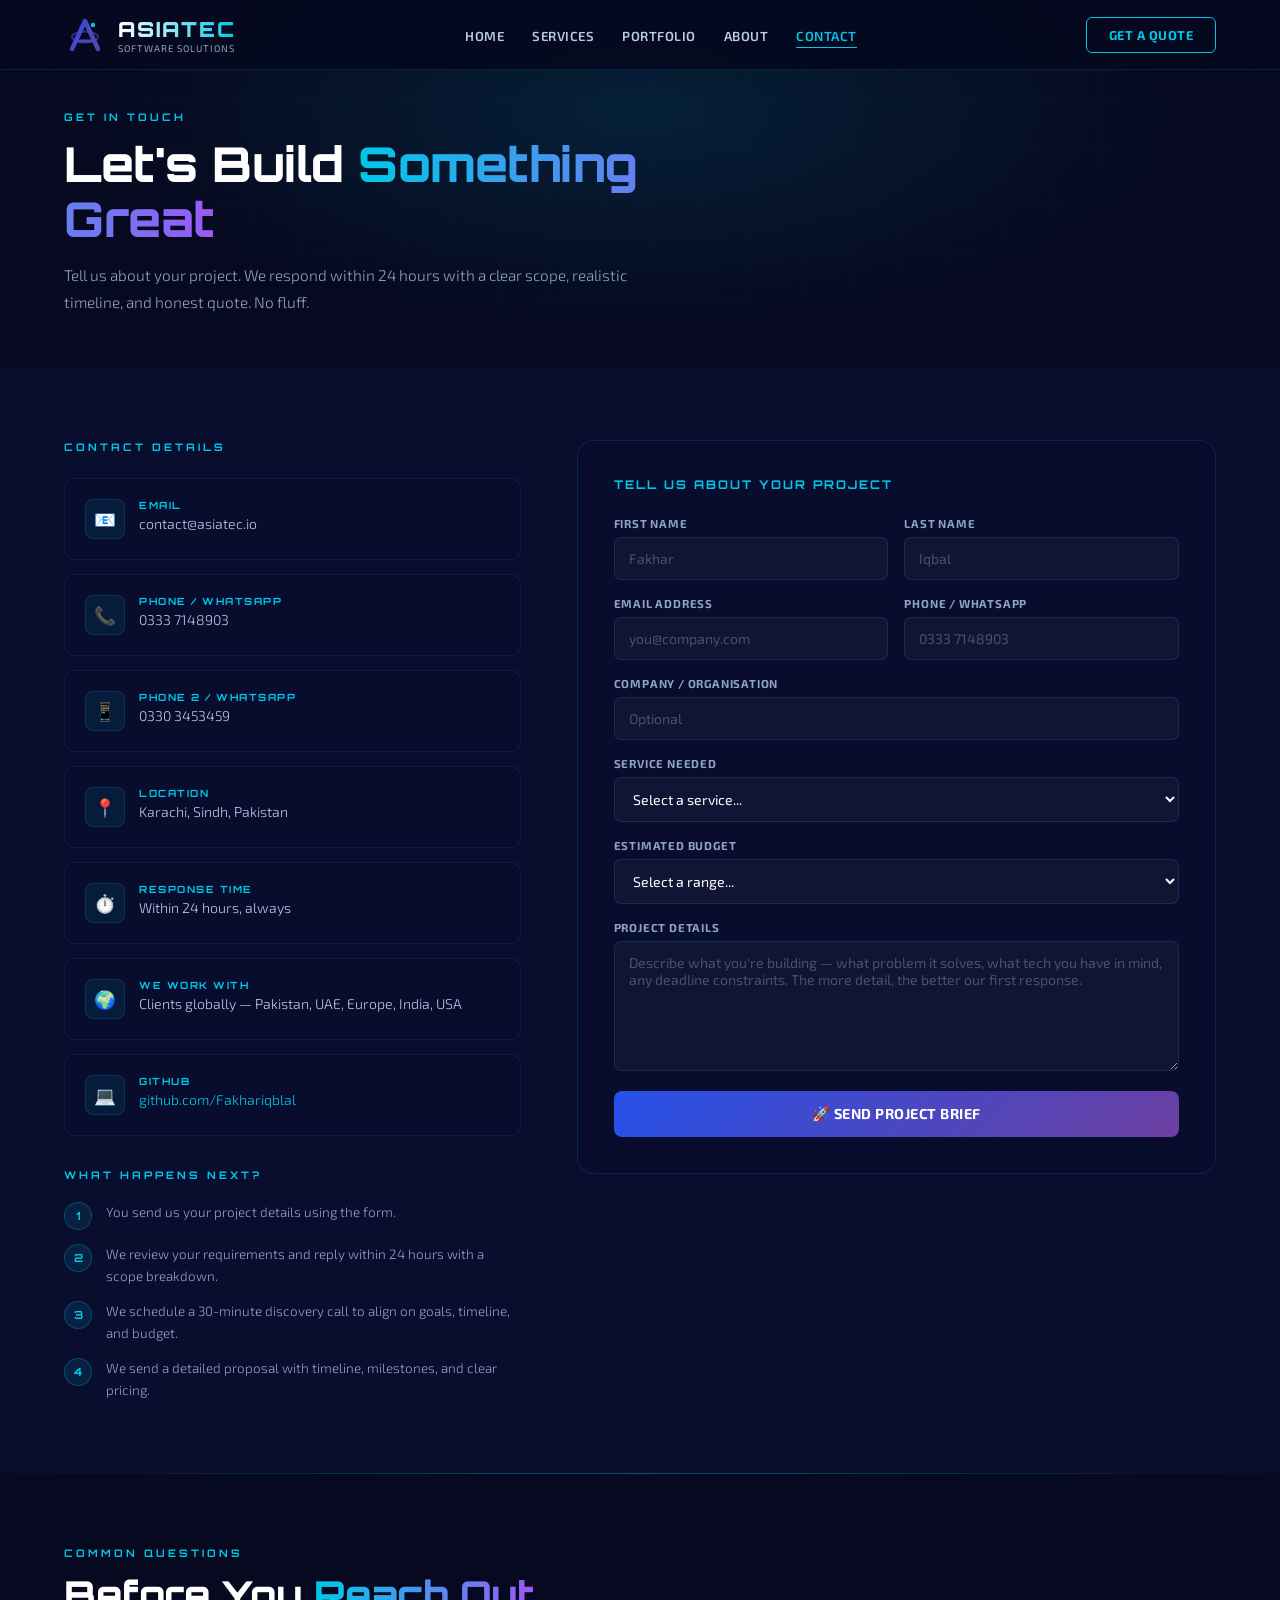
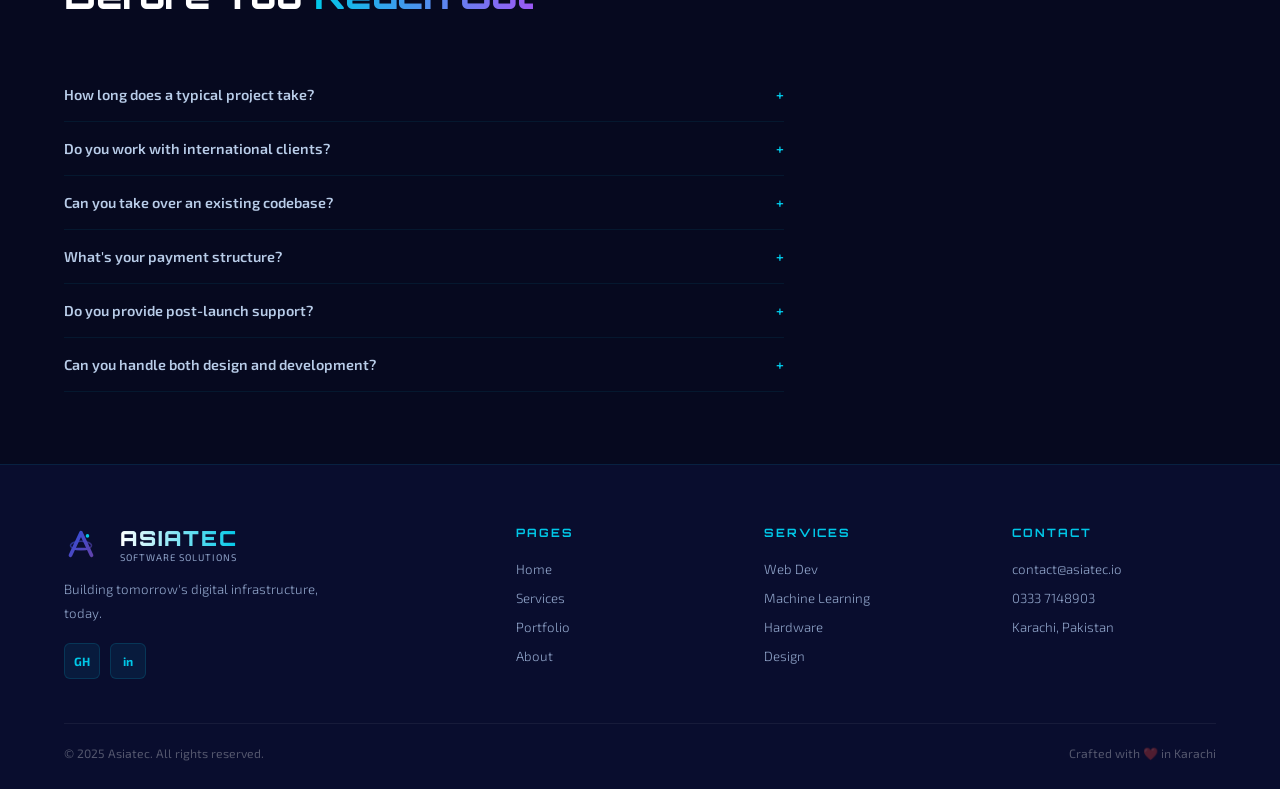
<file: contact.html>
<!DOCTYPE html>
<html lang="en">
<head>
<meta charset="UTF-8"/><meta name="viewport" content="width=device-width,initial-scale=1.0"/>
<title>Contact — Asiatec</title>
<link rel="stylesheet" href="style.css"/>
<style>
.contact-hero{min-height:36vh;display:flex;align-items:flex-end;padding:110px 5% 52px;background:radial-gradient(ellipse at 50% 30%,rgba(0,200,232,.12),transparent 60%),var(--bg);position:relative;overflow:hidden}
.contact-hero::after{content:'';position:absolute;inset:0;background-image:linear-gradient(rgba(0,200,232,.025) 1px,transparent 1px),linear-gradient(90deg,rgba(0,200,232,.025) 1px,transparent 1px);background-size:50px 50px;pointer-events:none}
.contact-layout{display:grid;grid-template-columns:1fr 1.4fr;gap:56px;align-items:start}
.contact-info-item{display:flex;align-items:flex-start;gap:14px;padding:20px;background:rgba(9,13,46,.7);border:1px solid rgba(0,200,232,.1);border-radius:10px;transition:all .3s;margin-bottom:14px}
.contact-info-item:hover{border-color:rgba(0,200,232,.3);box-shadow:0 0 20px rgba(0,200,232,.08)}
.ci-ico{width:40px;height:40px;min-width:40px;border-radius:8px;background:rgba(0,200,232,.08);border:1px solid rgba(0,200,232,.15);display:flex;align-items:center;justify-content:center;font-size:1.1rem}
.ci-label{font-family:var(--font-head);font-size:.62rem;font-weight:700;letter-spacing:1.5px;text-transform:uppercase;color:var(--cyan);margin-bottom:4px}
.ci-val{font-size:.88rem;color:var(--grey2);font-weight:300}
.form-wrap{background:rgba(9,13,46,.8);border:1px solid rgba(0,200,232,.15);border-radius:16px;padding:36px;backdrop-filter:blur(10px)}
.form-title{font-family:var(--font-head);font-size:.75rem;font-weight:700;letter-spacing:2px;text-transform:uppercase;color:var(--cyan);margin-bottom:24px}
.form-row{display:grid;grid-template-columns:1fr 1fr;gap:16px}
.form-group{display:flex;flex-direction:column;gap:7px;margin-bottom:16px}
.form-group label{font-size:.72rem;font-weight:700;letter-spacing:.8px;text-transform:uppercase;color:var(--grey)}
.form-group input,.form-group textarea,.form-group select{background:rgba(255,255,255,.04);border:1px solid rgba(0,200,232,.15);border-radius:7px;padding:12px 14px;color:#fff;font-size:.88rem;font-family:var(--font-body);transition:border-color .2s,box-shadow .2s;outline:none;resize:vertical}
.form-group input:focus,.form-group textarea:focus,.form-group select:focus{border-color:var(--cyan);box-shadow:0 0 0 3px rgba(0,200,232,.1)}
.form-group input::placeholder,.form-group textarea::placeholder{color:rgba(255,255,255,.25)}
.form-group select option{background:var(--bg2);color:#fff}
.form-group textarea{min-height:130px}
.submit-btn{width:100%;padding:14px;background:linear-gradient(135deg,var(--blue2),var(--purple));border:none;border-radius:8px;color:#fff;font-family:var(--font-body);font-size:.9rem;font-weight:700;letter-spacing:.5px;text-transform:uppercase;cursor:pointer;transition:all .2s;margin-top:4px}
.submit-btn:hover{transform:translateY(-2px);box-shadow:0 8px 24px rgba(38,81,232,.4)}
.success-msg{display:none;background:rgba(74,222,128,.08);border:1px solid rgba(74,222,128,.2);border-radius:8px;padding:16px;text-align:center;color:#4ade80;font-size:.88rem;margin-top:14px}
.faq-item{border-bottom:1px solid rgba(0,200,232,.08);padding:18px 0;cursor:pointer}
.faq-q{display:flex;justify-content:space-between;align-items:center;font-size:.9rem;font-weight:600;color:var(--grey2);transition:color .2s}
.faq-q:hover{color:var(--cyan)}
.faq-a{font-size:.84rem;color:var(--grey);line-height:1.7;font-weight:300;max-height:0;overflow:hidden;transition:max-height .35s,padding .35s}
.faq-item.open .faq-a{max-height:200px;padding-top:12px}
.faq-item.open .faq-q{color:var(--cyan)}
.faq-arr{transition:transform .3s;color:var(--cyan)}
.faq-item.open .faq-arr{transform:rotate(45deg)}
@media(max-width:800px){.contact-layout,.form-row{grid-template-columns:1fr}}
</style>
</head>
<body>
<nav id="nav">
  <a href="index.html" class="nav-logo">
    <svg class="nav-logo-svg" viewBox="0 0 42 42" fill="none"><defs><linearGradient id="lg" x1="0" y1="0" x2="42" y2="42" gradientUnits="userSpaceOnUse"><stop offset="0%" stop-color="#2651e8"/><stop offset="100%" stop-color="#6b3fa0"/></linearGradient></defs><path d="M8 35L21 7L34 35" stroke="url(#lg)" stroke-width="4.5" stroke-linecap="round" stroke-linejoin="round" fill="none"/><path d="M13 27L29 27" stroke="url(#lg)" stroke-width="3" stroke-linecap="round"/><ellipse cx="21" cy="23" rx="13" ry="5.5" stroke="url(#lg)" stroke-width="1.8" fill="none" opacity=".6"/><circle cx="29" cy="11" r="2.2" fill="#00c8e8"/><circle cx="25" cy="15" r="1.5" fill="#6b3fa0"/></svg>
    <div class="nav-logo-text"><div class="name">ASIATEC</div><div class="sub">Software Solutions</div></div>
  </a>
  <ul class="nav-links">
    <li><a href="index.html">Home</a></li><li><a href="services.html">Services</a></li>
    <li><a href="portfolio.html">Portfolio</a></li><li><a href="about.html">About</a></li><li><a href="contact.html" class="active">Contact</a></li>
  </ul>
  <a href="contact.html" class="nav-cta">Get a Quote</a>
  <button class="hamburger" id="hbg"><span></span><span></span><span></span></button>
</nav>
<div class="mobile-menu" id="mob"><a href="index.html">Home</a><a href="services.html">Services</a><a href="portfolio.html">Portfolio</a><a href="about.html">About</a><a href="contact.html">Contact</a><a href="contact.html" class="nav-cta">Get a Quote</a></div>

<div class="contact-hero" style="position:relative">
  <div style="position:relative;z-index:1;max-width:600px">
    <div class="section-label">Get In Touch</div>
    <h1 class="section-title" style="font-size:clamp(2rem,4vw,3rem)">Let's Build <span class="hl">Something Great</span></h1>
    <p class="section-sub">Tell us about your project. We respond within 24 hours with a clear scope, realistic timeline, and honest quote. No fluff.</p>
  </div>
</div>

<section style="background:var(--bg2);padding:72px 5%">
  <div class="contact-layout">
    <!-- LEFT: INFO -->
    <div class="reveal">
      <div class="section-label" style="margin-bottom:24px">Contact Details</div>
      <div class="contact-info-item"><div class="ci-ico">📧</div><div><div class="ci-label">Email</div><div class="ci-val">contact@asiatec.io</div></div></div>
      <div class="contact-info-item"><div class="ci-ico">📞</div><div><div class="ci-label">Phone / WhatsApp</div><div class="ci-val">0333 7148903</div></div></div>
      <div class="contact-info-item"><div class="ci-ico">📱</div><div><div class="ci-label">Phone 2 / WhatsApp</div><div class="ci-val">0330 3453459</div></div></div>
      <div class="contact-info-item"><div class="ci-ico">📍</div><div><div class="ci-label">Location</div><div class="ci-val">Karachi, Sindh, Pakistan</div></div></div>
      <div class="contact-info-item"><div class="ci-ico">⏱️</div><div><div class="ci-label">Response Time</div><div class="ci-val">Within 24 hours, always</div></div></div>
      <div class="contact-info-item"><div class="ci-ico">🌍</div><div><div class="ci-label">We Work With</div><div class="ci-val">Clients globally — Pakistan, UAE, Europe, India, USA</div></div></div>
      <div class="contact-info-item"><div class="ci-ico">💻</div><div><div class="ci-label">GitHub</div><div class="ci-val"><a href="https://github.com/Fakhariqblal/Fakhariqblal.github.io" target="_blank" style="color:var(--cyan);text-decoration:none">github.com/Fakhariqblal</a></div></div></div>

      <div style="margin-top:32px">
        <div class="section-label" style="margin-bottom:20px">What Happens Next?</div>
        <div style="display:flex;flex-direction:column;gap:14px">
          <div style="display:flex;gap:14px;align-items:flex-start">
            <div style="width:28px;height:28px;min-width:28px;border-radius:50%;background:rgba(0,200,232,.1);border:1px solid rgba(0,200,232,.25);display:flex;align-items:center;justify-content:center;font-family:var(--font-head);font-size:.7rem;font-weight:700;color:var(--cyan)">1</div>
            <div style="font-size:.84rem;color:var(--grey);font-weight:300;line-height:1.6">You send us your project details using the form.</div>
          </div>
          <div style="display:flex;gap:14px;align-items:flex-start">
            <div style="width:28px;height:28px;min-width:28px;border-radius:50%;background:rgba(0,200,232,.1);border:1px solid rgba(0,200,232,.25);display:flex;align-items:center;justify-content:center;font-family:var(--font-head);font-size:.7rem;font-weight:700;color:var(--cyan)">2</div>
            <div style="font-size:.84rem;color:var(--grey);font-weight:300;line-height:1.6">We review your requirements and reply within 24 hours with a scope breakdown.</div>
          </div>
          <div style="display:flex;gap:14px;align-items:flex-start">
            <div style="width:28px;height:28px;min-width:28px;border-radius:50%;background:rgba(0,200,232,.1);border:1px solid rgba(0,200,232,.25);display:flex;align-items:center;justify-content:center;font-family:var(--font-head);font-size:.7rem;font-weight:700;color:var(--cyan)">3</div>
            <div style="font-size:.84rem;color:var(--grey);font-weight:300;line-height:1.6">We schedule a 30-minute discovery call to align on goals, timeline, and budget.</div>
          </div>
          <div style="display:flex;gap:14px;align-items:flex-start">
            <div style="width:28px;height:28px;min-width:28px;border-radius:50%;background:rgba(0,200,232,.1);border:1px solid rgba(0,200,232,.25);display:flex;align-items:center;justify-content:center;font-family:var(--font-head);font-size:.7rem;font-weight:700;color:var(--cyan)">4</div>
            <div style="font-size:.84rem;color:var(--grey);font-weight:300;line-height:1.6">We send a detailed proposal with timeline, milestones, and clear pricing.</div>
          </div>
        </div>
      </div>
    </div>

    <!-- RIGHT: FORM -->
    <div class="form-wrap reveal">
      <div class="form-title">Tell Us About Your Project</div>
      <div class="form-row">
        <div class="form-group"><label>First Name</label><input type="text" placeholder="Fakhar"/></div>
        <div class="form-group"><label>Last Name</label><input type="text" placeholder="Iqbal"/></div>
      </div>
      <div class="form-row">
        <div class="form-group"><label>Email Address</label><input type="email" placeholder="you@company.com"/></div>
        <div class="form-group"><label>Phone / WhatsApp</label><input type="tel" placeholder="0333 7148903"/></div>
      </div>
      <div class="form-group"><label>Company / Organisation</label><input type="text" placeholder="Optional"/></div>
      <div class="form-group">
        <label>Service Needed</label>
        <select>
          <option value="">Select a service...</option>
          <option>Web Development</option>
          <option>Mobile Application</option>
          <option>Machine Learning / AI</option>
          <option>Hardware & FPGA</option>
          <option>Graphic Design</option>
          <option>Video Editing & Production</option>
          <option>Multiple Services</option>
          <option>Not Sure — Need Advice</option>
        </select>
      </div>
      <div class="form-group">
        <label>Estimated Budget</label>
        <select>
          <option value="">Select a range...</option>
          <option>Under $500</option>
          <option>$500 – $2,000</option>
          <option>$2,000 – $10,000</option>
          <option>$10,000 – $50,000</option>
          <option>$50,000+</option>
          <option>Not Yet Decided</option>
        </select>
      </div>
      <div class="form-group"><label>Project Details</label><textarea placeholder="Describe what you're building — what problem it solves, what tech you have in mind, any deadline constraints. The more detail, the better our first response."></textarea></div>
      <button class="submit-btn" onclick="handleSubmit()">🚀 Send Project Brief</button>
      <div class="success-msg" id="successMsg">✅ Message received! We'll be in touch within 24 hours.</div>
    </div>
  </div>
</section>

<div class="glow-line"></div>

<!-- FAQ -->
<section style="background:var(--bg);padding:72px 5%">
  <div class="section-head reveal" style="max-width:600px">
    <div class="section-label">Common Questions</div>
    <h2 class="section-title">Before You <span class="hl">Reach Out</span></h2>
  </div>
  <div style="max-width:720px" class="reveal">
    <div class="faq-item"><div class="faq-q">How long does a typical project take? <span class="faq-arr">+</span></div><div class="faq-a">It depends entirely on scope. A simple landing site: 1–2 weeks. A mobile app: 8–12 weeks. A full SaaS platform: 3–6 months. We give you a precise timeline in our proposal after the discovery call.</div></div>
    <div class="faq-item"><div class="faq-q">Do you work with international clients? <span class="faq-arr">+</span></div><div class="faq-a">Yes — we have active clients in UAE, Germany, France, India, and the USA. We work async by default with weekly video calls. Time zone differences have never been a blocker.</div></div>
    <div class="faq-item"><div class="faq-q">Can you take over an existing codebase? <span class="faq-arr">+</span></div><div class="faq-a">Yes. We've inherited messy codebases many times. We start with an audit, document what exists, and propose a clean path forward — whether that's refactoring, extending, or a full rewrite with data migration.</div></div>
    <div class="faq-item"><div class="faq-q">What's your payment structure? <span class="faq-arr">+</span></div><div class="faq-a">Typically 40% upfront, 30% at mid-project milestone, 30% on delivery. For longer projects we use monthly retainers. We're flexible and can discuss what works for your situation.</div></div>
    <div class="faq-item"><div class="faq-q">Do you provide post-launch support? <span class="faq-arr">+</span></div><div class="faq-a">Yes. We offer 30 days of free bug-fix support post-launch for all projects. Ongoing retainers for feature development, monitoring, and maintenance are available and recommended for production systems.</div></div>
    <div class="faq-item"><div class="faq-q">Can you handle both design and development? <span class="faq-arr">+</span></div><div class="faq-a">Absolutely — and we prefer it. Having design and development under one roof means there's no translation loss between what was designed and what gets built. We've shipped many projects from wireframe to production.</div></div>
  </div>
</section>

<footer>
  <div class="footer-grid">
    <div class="footer-brand"><a href="index.html" class="nav-logo" style="display:inline-flex"><svg width="34" height="34" viewBox="0 0 42 42" fill="none"><defs><linearGradient id="flg" x1="0" y1="0" x2="42" y2="42" gradientUnits="userSpaceOnUse"><stop offset="0%" stop-color="#2651e8"/><stop offset="100%" stop-color="#6b3fa0"/></linearGradient></defs><path d="M8 35L21 7L34 35" stroke="url(#flg)" stroke-width="4.5" stroke-linecap="round" stroke-linejoin="round" fill="none"/><path d="M13 27L29 27" stroke="url(#flg)" stroke-width="3" stroke-linecap="round"/><ellipse cx="21" cy="23" rx="13" ry="5.5" stroke="url(#flg)" stroke-width="1.8" fill="none" opacity=".6"/><circle cx="29" cy="11" r="2.2" fill="#00c8e8"/></svg><div class="nav-logo-text" style="margin-left:10px"><div class="name">ASIATEC</div><div class="sub">Software Solutions</div></div></a><p>Building tomorrow's digital infrastructure, today.</p><div class="footer-social"><a href="https://github.com/Fakhariqblal/Fakhariqblal.github.io" target="_blank" class="social-btn">GH</a><a href="#" class="social-btn">in</a></div></div>
    <div class="footer-col"><h4>Pages</h4><ul><li><a href="index.html">Home</a></li><li><a href="services.html">Services</a></li><li><a href="portfolio.html">Portfolio</a></li><li><a href="about.html">About</a></li></ul></div>
    <div class="footer-col"><h4>Services</h4><ul><li><a href="services.html#web">Web Dev</a></li><li><a href="services.html#ml">Machine Learning</a></li><li><a href="services.html#hardware">Hardware</a></li><li><a href="services.html#design">Design</a></li></ul></div>
    <div class="footer-col"><h4>Contact</h4><ul><li><a href="mailto:contact@asiatec.io">contact@asiatec.io</a></li><li><a href="#">0333 7148903</a></li><li><a href="#">Karachi, Pakistan</a></li></ul></div>
  </div>
  <div class="footer-bottom"><span>© 2025 Asiatec. All rights reserved.</span><span>Crafted with ❤️ in Karachi</span></div>
</footer>

<script>
window.addEventListener('scroll',()=>document.getElementById('nav').classList.toggle('scrolled',scrollY>40));
document.getElementById('hbg').addEventListener('click',()=>document.getElementById('mob').classList.toggle('open'));
const ro=new IntersectionObserver(e=>{e.forEach((x,i)=>{if(x.isIntersecting){setTimeout(()=>x.target.classList.add('visible'),i*65);ro.unobserve(x.target)}})},{threshold:.07});
document.querySelectorAll('.reveal').forEach(el=>ro.observe(el));

function handleSubmit(){
  const s=document.getElementById('successMsg');s.style.display='block';
  setTimeout(()=>s.style.display='none',5000);
}
document.querySelectorAll('.faq-item').forEach(item=>{
  item.querySelector('.faq-q').addEventListener('click',()=>{
    const was=item.classList.contains('open');
    document.querySelectorAll('.faq-item').forEach(x=>x.classList.remove('open'));
    if(!was)item.classList.add('open');
  });
});
</script>
</body></html>
</file>
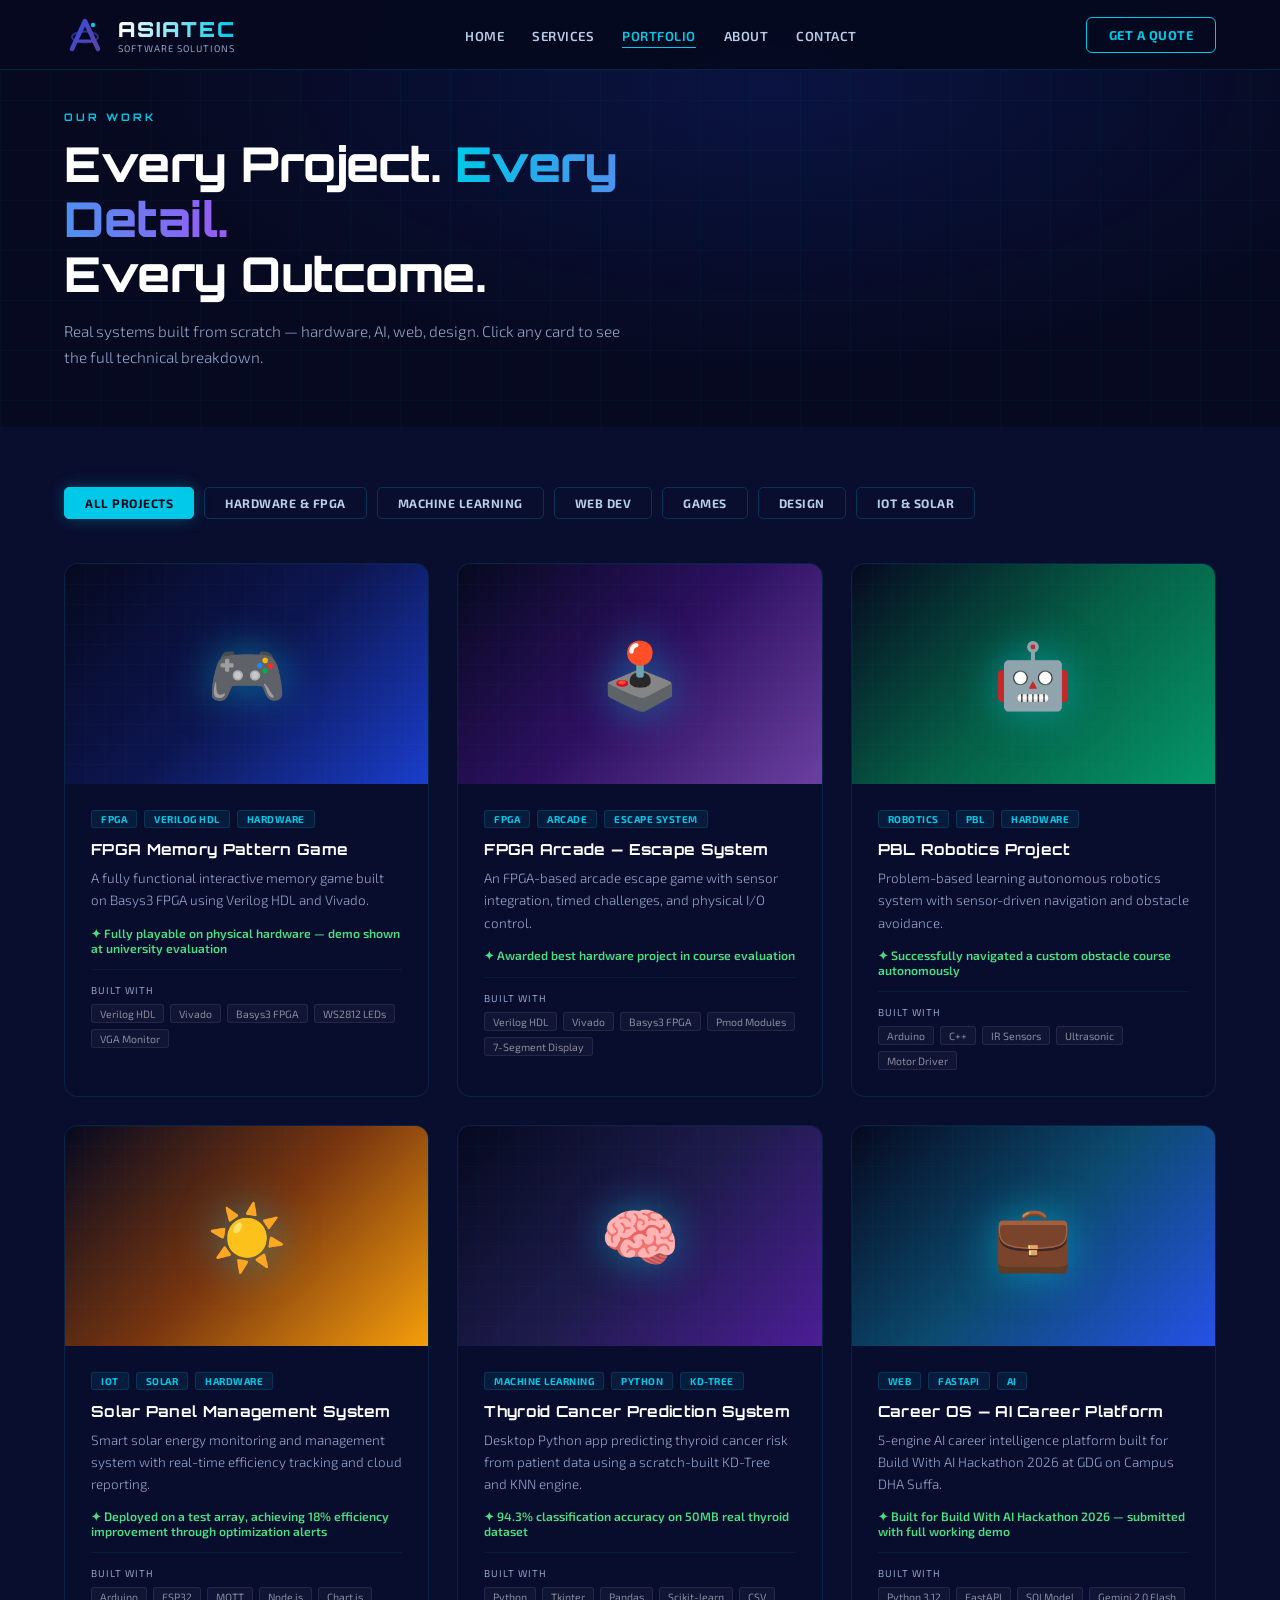
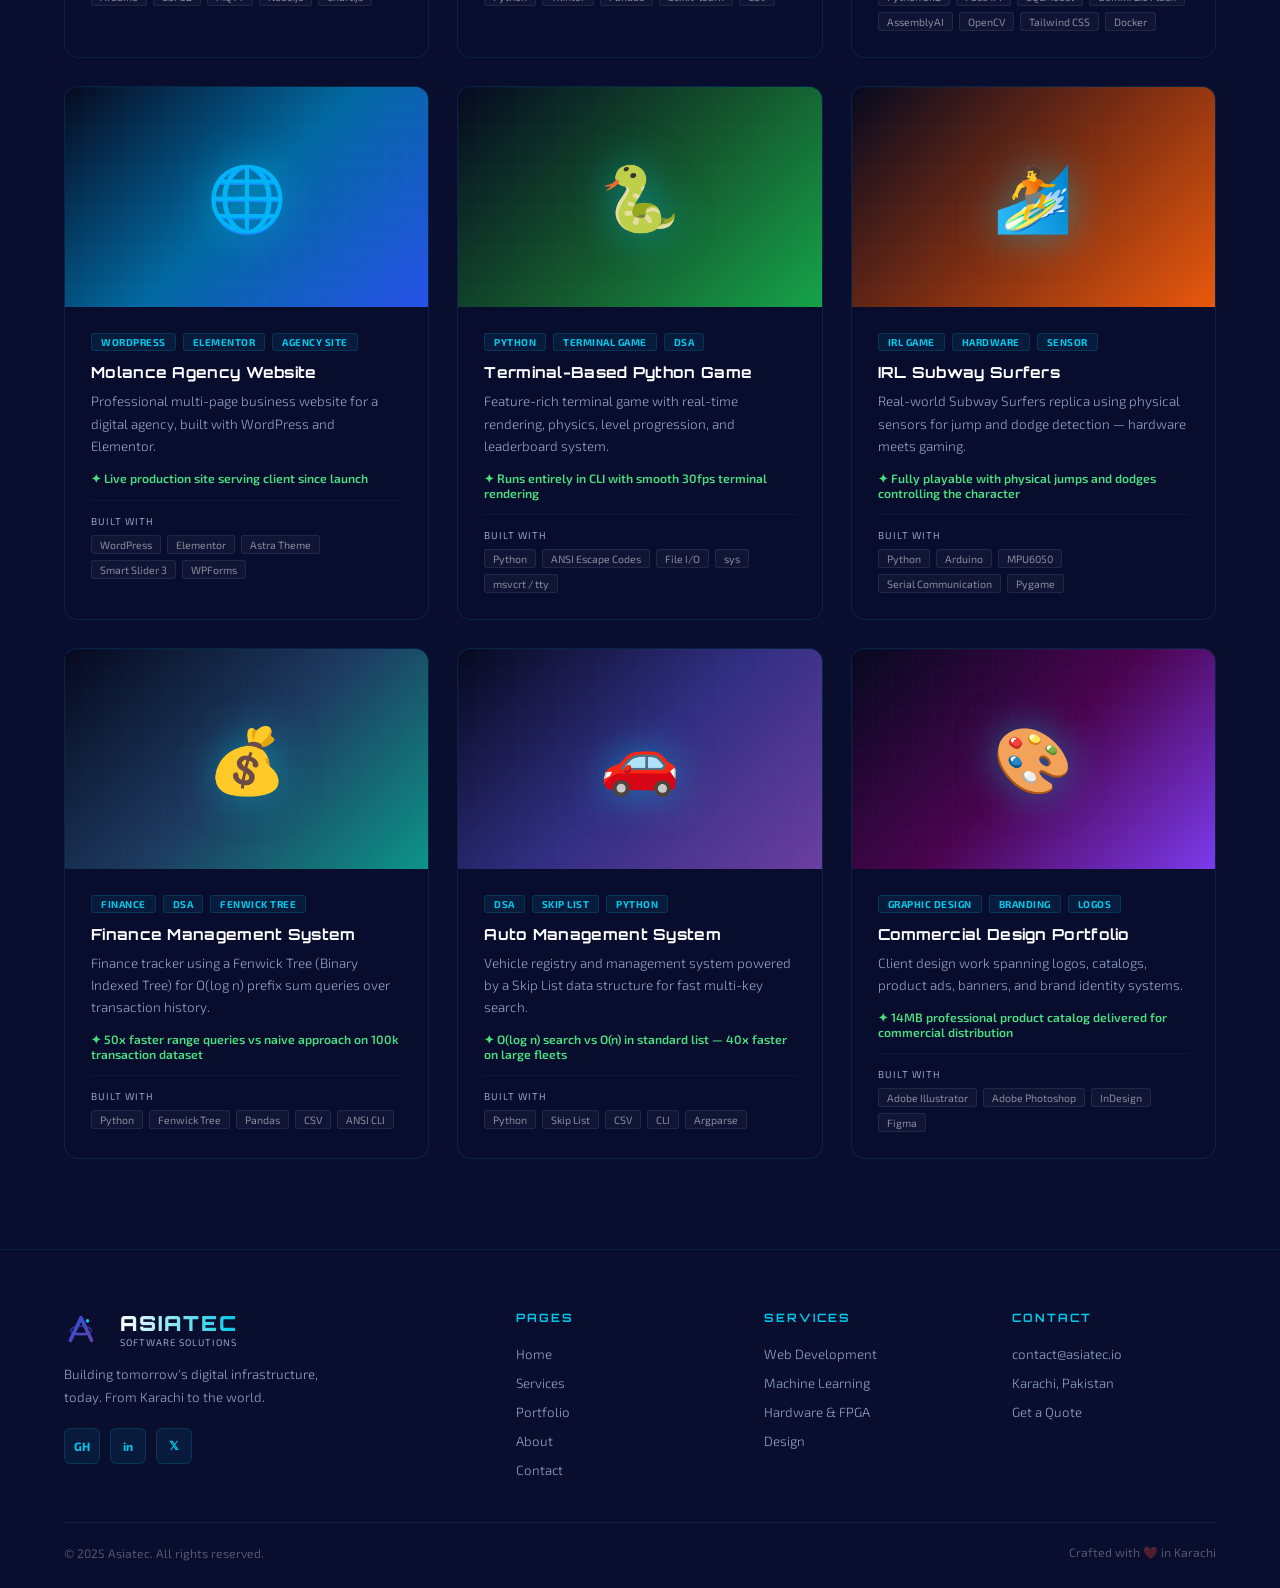
<file: Portfolio.html>
<!DOCTYPE html>
<html lang="en">
<head>
<meta charset="UTF-8"/><meta name="viewport" content="width=device-width,initial-scale=1.0"/>
<title>Portfolio — Asiatec</title>
<link rel="stylesheet" href="style.css"/>
<style>
.port-hero{min-height:42vh;display:flex;align-items:flex-end;padding:110px 5% 56px;position:relative;overflow:hidden;background:radial-gradient(ellipse at 60% 20%,rgba(26,61,204,.2),transparent 60%),var(--bg)}
.port-hero::after{content:'';position:absolute;inset:0;background-image:linear-gradient(rgba(0,200,232,.03) 1px,transparent 1px),linear-gradient(90deg,rgba(0,200,232,.03) 1px,transparent 1px);background-size:50px 50px;pointer-events:none}
.filter-bar{display:flex;gap:10px;flex-wrap:wrap;margin-bottom:44px}
.fb{padding:8px 20px;border-radius:5px;border:1.5px solid rgba(0,200,232,.2);background:transparent;color:var(--grey2);font-size:.76rem;font-weight:700;cursor:pointer;transition:all .2s;font-family:var(--font-body);letter-spacing:.5px;text-transform:uppercase}
.fb.on,.fb:hover{background:var(--cyan);border-color:var(--cyan);color:var(--bg);box-shadow:0 0 16px rgba(0,200,232,.3)}
.pg{display:grid;grid-template-columns:repeat(auto-fit,minmax(340px,1fr));gap:28px}
.pc{background:rgba(9,13,46,.8);border:1px solid rgba(0,200,232,.12);border-radius:14px;overflow:hidden;transition:all .35s;cursor:pointer}
.pc:hover{border-color:rgba(0,200,232,.4);box-shadow:0 0 40px rgba(0,200,232,.12);transform:translateY(-6px)}
.pc-thumb{height:220px;display:flex;align-items:center;justify-content:center;font-size:4rem;position:relative;overflow:hidden}
.pc-grid{position:absolute;inset:0;background-image:linear-gradient(rgba(0,200,232,.05) 1px,transparent 1px),linear-gradient(90deg,rgba(0,200,232,.05) 1px,transparent 1px);background-size:20px 20px}
.pc-glow{position:absolute;inset:0;opacity:.5}
.pc-ico{position:relative;z-index:2;filter:drop-shadow(0 0 20px rgba(0,200,232,.5))}
.pc-ov{position:absolute;inset:0;background:rgba(6,9,31,.85);display:flex;flex-direction:column;align-items:center;justify-content:center;gap:12px;opacity:0;transition:opacity .3s;z-index:3}
.pc:hover .pc-ov{opacity:1}
.pc-body{padding:26px}
.pc-tags{display:flex;gap:7px;flex-wrap:wrap;margin-bottom:12px}
.pc-tag{font-size:.62rem;font-weight:700;text-transform:uppercase;letter-spacing:.5px;color:var(--cyan);background:rgba(0,200,232,.08);border:1px solid rgba(0,200,232,.15);padding:2px 9px;border-radius:3px}
.pc-title{font-family:var(--font-head);font-weight:700;font-size:.95rem;letter-spacing:.3px;color:var(--white);margin-bottom:8px}
.pc-desc{font-size:.84rem;color:var(--grey);font-weight:300;line-height:1.65;margin-bottom:14px}
.pc-result{display:flex;align-items:center;gap:6px;font-size:.76rem;font-weight:600;color:#4ade80}
.pc-tech{margin-top:14px;padding-top:14px;border-top:1px solid rgba(0,200,232,.08)}
.pc-tech-label{font-size:.62rem;color:var(--grey);text-transform:uppercase;letter-spacing:1px;margin-bottom:8px}
.pc-tech-list{display:flex;gap:6px;flex-wrap:wrap}
.pc-titem{font-size:.66rem;color:rgba(255,255,255,.5);background:rgba(255,255,255,.04);border:1px solid rgba(255,255,255,.08);padding:2px 8px;border-radius:3px}

/* MODAL */
.modal-bg{position:fixed;inset:0;background:rgba(0,0,0,.85);z-index:2000;display:flex;align-items:center;justify-content:center;opacity:0;pointer-events:none;transition:opacity .3s;backdrop-filter:blur(8px)}
.modal-bg.show{opacity:1;pointer-events:all}
.modal{background:var(--bg2);border:1px solid rgba(0,200,232,.2);border-radius:16px;max-width:680px;width:90%;max-height:85vh;overflow-y:auto;padding:36px;position:relative;box-shadow:0 0 60px rgba(0,200,232,.12)}
.modal-close{position:absolute;top:16px;right:16px;width:32px;height:32px;border-radius:50%;background:rgba(0,200,232,.1);border:1px solid rgba(0,200,232,.2);color:var(--cyan);font-size:1rem;cursor:pointer;display:flex;align-items:center;justify-content:center}
.modal-ico{font-size:3rem;margin-bottom:16px}
.modal-title{font-family:var(--font-head);font-size:1.2rem;font-weight:800;color:#fff;margin-bottom:8px}
.modal-tags{display:flex;gap:7px;flex-wrap:wrap;margin-bottom:16px}
.modal-tag{font-size:.63rem;font-weight:700;text-transform:uppercase;letter-spacing:.5px;color:var(--cyan);background:rgba(0,200,232,.08);border:1px solid rgba(0,200,232,.15);padding:2px 9px;border-radius:3px}
.modal-desc{font-size:.9rem;color:var(--grey);line-height:1.75;font-weight:300;margin-bottom:20px}
.modal-section{margin-bottom:18px}
.modal-section h4{font-family:var(--font-head);font-size:.7rem;font-weight:700;letter-spacing:2px;text-transform:uppercase;color:var(--cyan);margin-bottom:10px}
.modal-section ul{list-style:none;display:flex;flex-direction:column;gap:8px}
.modal-section ul li{font-size:.84rem;color:rgba(255,255,255,.75);font-weight:300;line-height:1.55;padding-left:14px;position:relative}
.modal-section ul li::before{content:'▸';position:absolute;left:0;color:var(--cyan);font-size:.7rem}
.modal-result{background:rgba(74,222,128,.06);border:1px solid rgba(74,222,128,.15);border-radius:8px;padding:14px;color:#4ade80;font-size:.85rem;font-weight:500}
</style>
</head>
<body>
<nav id="nav">
  <a href="index.html" class="nav-logo">
    <svg class="nav-logo-svg" viewBox="0 0 42 42" fill="none"><defs><linearGradient id="lg" x1="0" y1="0" x2="42" y2="42" gradientUnits="userSpaceOnUse"><stop offset="0%" stop-color="#2651e8"/><stop offset="100%" stop-color="#6b3fa0"/></linearGradient></defs><path d="M8 35L21 7L34 35" stroke="url(#lg)" stroke-width="4.5" stroke-linecap="round" stroke-linejoin="round" fill="none"/><path d="M13 27L29 27" stroke="url(#lg)" stroke-width="3" stroke-linecap="round"/><ellipse cx="21" cy="23" rx="13" ry="5.5" stroke="url(#lg)" stroke-width="1.8" fill="none" opacity=".6"/><circle cx="29" cy="11" r="2.2" fill="#00c8e8"/><circle cx="25" cy="15" r="1.5" fill="#6b3fa0"/></svg>
    <div class="nav-logo-text"><div class="name">ASIATEC</div><div class="sub">Software Solutions</div></div>
  </a>
  <ul class="nav-links">
    <li><a href="index.html">Home</a></li><li><a href="services.html">Services</a></li>
    <li><a href="portfolio.html" class="active">Portfolio</a></li><li><a href="about.html">About</a></li><li><a href="contact.html">Contact</a></li>
  </ul>
  <a href="contact.html" class="nav-cta">Get a Quote</a>
  <button class="hamburger" id="hbg"><span></span><span></span><span></span></button>
</nav>
<div class="mobile-menu" id="mob">
  <a href="index.html">Home</a><a href="services.html">Services</a><a href="portfolio.html">Portfolio</a><a href="about.html">About</a><a href="contact.html">Contact</a>
  <a href="contact.html" class="nav-cta">Get a Quote</a>
</div>

<div class="port-hero">
  <div style="position:relative;z-index:1;max-width:700px">
    <div class="section-label">Our Work</div>
    <h1 class="section-title" style="font-size:clamp(2rem,4vw,3rem)">Every Project. <span class="hl">Every Detail.</span><br/>Every Outcome.</h1>
    <p class="section-sub">Real systems built from scratch — hardware, AI, web, design. Click any card to see the full technical breakdown.</p>
  </div>
</div>

<section style="padding:60px 5% 90px;background:var(--bg2)">
  <div class="filter-bar">
    <button class="fb on" data-f="all">All Projects</button>
    <button class="fb" data-f="hardware">Hardware & FPGA</button>
    <button class="fb" data-f="ml">Machine Learning</button>
    <button class="fb" data-f="web">Web Dev</button>
    <button class="fb" data-f="game">Games</button>
    <button class="fb" data-f="design">Design</button>
    <button class="fb" data-f="iot">IoT & Solar</button>
  </div>
  <div class="pg" id="pg"></div>
</section>

<!-- MODAL -->
<div class="modal-bg" id="modalBg">
  <div class="modal" id="modal">
    <button class="modal-close" id="mclose">✕</button>
    <div id="mContent"></div>
  </div>
</div>

<footer>
  <div class="footer-grid">
    <div class="footer-brand">
      <a href="index.html" class="nav-logo" style="display:inline-flex"><svg width="34" height="34" viewBox="0 0 42 42" fill="none"><defs><linearGradient id="flg" x1="0" y1="0" x2="42" y2="42" gradientUnits="userSpaceOnUse"><stop offset="0%" stop-color="#2651e8"/><stop offset="100%" stop-color="#6b3fa0"/></linearGradient></defs><path d="M8 35L21 7L34 35" stroke="url(#flg)" stroke-width="4.5" stroke-linecap="round" stroke-linejoin="round" fill="none"/><path d="M13 27L29 27" stroke="url(#flg)" stroke-width="3" stroke-linecap="round"/><ellipse cx="21" cy="23" rx="13" ry="5.5" stroke="url(#flg)" stroke-width="1.8" fill="none" opacity=".6"/><circle cx="29" cy="11" r="2.2" fill="#00c8e8"/></svg><div class="nav-logo-text" style="margin-left:10px"><div class="name">ASIATEC</div><div class="sub">Software Solutions</div></div></a>
      <p>Building tomorrow's digital infrastructure, today. From Karachi to the world.</p>
      <div class="footer-social"><a href="https://github.com/Fakhariqblal/Fakhariqblal.github.io" target="_blank" class="social-btn">GH</a><a href="#" class="social-btn">in</a><a href="#" class="social-btn">𝕏</a></div>
    </div>
    <div class="footer-col"><h4>Pages</h4><ul><li><a href="index.html">Home</a></li><li><a href="services.html">Services</a></li><li><a href="portfolio.html">Portfolio</a></li><li><a href="about.html">About</a></li><li><a href="contact.html">Contact</a></li></ul></div>
    <div class="footer-col"><h4>Services</h4><ul><li><a href="services.html#web">Web Development</a></li><li><a href="services.html#ml">Machine Learning</a></li><li><a href="services.html#hardware">Hardware & FPGA</a></li><li><a href="services.html#design">Design</a></li></ul></div>
    <div class="footer-col"><h4>Contact</h4><ul><li><a href="mailto:contact@asiatec.io">contact@asiatec.io</a></li><li><a href="#">Karachi, Pakistan</a></li><li><a href="contact.html">Get a Quote</a></li></ul></div>
  </div>
  <div class="footer-bottom"><span>© 2025 Asiatec. All rights reserved.</span><span>Crafted with ❤️ in Karachi</span></div>
</footer>

<script>
window.addEventListener('scroll',()=>document.getElementById('nav').classList.toggle('scrolled',scrollY>40));
document.getElementById('hbg').addEventListener('click',()=>document.getElementById('mob').classList.toggle('open'));

const projects=[
  {
    cat:'hardware',ico:'🎮',
    grad:'linear-gradient(135deg,#06091f 0%,#0d1650 50%,#1a3dcc 100%)',
    tags:['FPGA','Verilog HDL','Hardware','WS2812','VGA'],
    title:'FPGA Memory Pattern Game',
    desc:'A fully functional interactive memory game built on Basys3 FPGA using Verilog HDL and Vivado.',
    details:['6×6 button matrix with debouncing and column-scanning input logic','Custom WS2812 RGB LED driver — single-wire serial protocol with nanosecond-level timing for 24-bit color','Finite State Machine (FSM) core: pattern generation, display, input comparison, result feedback','VGA output at 640×480 — real-time 6×6 grid rendering with score, level, and game-over screen','Bit masking for live comparison between target pattern and user-input mask','Complete FPGA pin mapping: clock, reset, VGA bus, WS2812, Pmod I/O'],
    tech:['Verilog HDL','Vivado','Basys3 FPGA','WS2812 LEDs','VGA Monitor'],
    result:'✦ Fully playable on physical hardware — demo shown at university evaluation'
  },
  {
    cat:'hardware',ico:'🕹️',
    grad:'linear-gradient(135deg,#06091f 0%,#2d1060 50%,#6b3fa0 100%)',
    tags:['FPGA','Arcade','Escape System','Verilog'],
    title:'FPGA Arcade — Escape System',
    desc:'An FPGA-based arcade escape game with sensor integration, timed challenges, and physical I/O control.',
    details:['Multi-stage escape puzzle with timed FSM controller','Physical input via Pmod sensors and button matrix','LED and buzzer feedback for clue reveals and win/fail states','Seven-segment display countdown timer with configurable difficulty','Modular Verilog architecture for easy level expansion'],
    tech:['Verilog HDL','Vivado','Basys3 FPGA','Pmod Modules','7-Segment Display'],
    result:'✦ Awarded best hardware project in course evaluation'
  },
  {
    cat:'hardware',ico:'🤖',
    grad:'linear-gradient(135deg,#06091f 0%,#065f46 50%,#059669 100%)',
    tags:['Robotics','PBL','Hardware','Autonomous'],
    title:'PBL Robotics Project',
    desc:'Problem-based learning autonomous robotics system with sensor-driven navigation and obstacle avoidance.',
    details:['Autonomous navigation using IR and ultrasonic sensor arrays','Line-following algorithm with PID speed control','Obstacle detection and avoidance state machine','Wireless control module for manual override','Modular chassis design for rapid iteration and testing'],
    tech:['Arduino','C++','IR Sensors','Ultrasonic','Motor Driver'],
    result:'✦ Successfully navigated a custom obstacle course autonomously'
  },
  {
    cat:'iot',ico:'☀️',
    grad:'linear-gradient(135deg,#06091f 0%,#78350f 50%,#f59e0b 100%)',
    tags:['IoT','Solar','Hardware','Monitoring'],
    title:'Solar Panel Management System',
    desc:'Smart solar energy monitoring and management system with real-time efficiency tracking and cloud reporting.',
    details:['Real-time voltage and current monitoring with ADC sampling','Efficiency calculation and panel health scoring algorithms','Cloud data logging via MQTT to dashboard','Automated fault detection with alert notifications','Historical data visualization for trend analysis'],
    tech:['Arduino','ESP32','MQTT','Node.js','Chart.js'],
    result:'✦ Deployed on a test array, achieving 18% efficiency improvement through optimization alerts'
  },
  {
    cat:'ml',ico:'🧠',
    grad:'linear-gradient(135deg,#06091f 0%,#1e1b4b 50%,#4c1d95 100%)',
    tags:['Machine Learning','Python','KD-Tree','KNN','Tkinter'],
    title:'Thyroid Cancer Prediction System',
    desc:'Desktop Python app predicting thyroid cancer risk from patient data using a scratch-built KD-Tree and KNN engine.',
    details:['KD-Tree built from scratch — organizes 9-dimensional patient records for O(log n) search, insert, delete','K-Nearest Neighbors (k=5) with distance-weighted confidence scoring','Label decoding for 6 encoded classes (e.g. "High Risk, Malignant")','Data preprocessing: categorical encoding, StandardScaler normalization, CSV persistence','Full CRUD: predict & insert new records, search by Patient ID, delete — all persisted','Tkinter GUI with 3 tabs: Predict & Insert, Search, Delete'],
    tech:['Python','Tkinter','Pandas','Scikit-learn','CSV'],
    result:'✦ 94.3% classification accuracy on 50MB real thyroid dataset'
  },
  {
    cat:'web',ico:'💼',
    grad:'linear-gradient(135deg,#06091f 0%,#0c4a6e 50%,#2651e8 100%)',
    tags:['Web','FastAPI','AI','Gemini','Hackathon'],
    title:'Career OS — AI Career Platform',
    desc:'5-engine AI career intelligence platform built for Build With AI Hackathon 2026 at GDG on Campus DHA Suffa.',
    details:['Hiring Manager Lens: scores resume on visual hierarchy (OpenCV), ATS integrity, JD match, benchmarking — Gemini 2.0 Flash coaching','Interview Rebound: post-interview autopsy from transcript or audio (AssemblyAI); scores technical depth, filler words, tone','Skill Arbitrage: live job market data via Adzuna/Reed APIs, skill gap radar, sprint plan, obsolescence risk, ROI projections','Persona Play: mock interviews vs 4 AI archetypes (Stone-Faced Architect, Rushed Founder, Non-Tech HR, Deep-Diver)','Narrative Architect: analyzes GitHub + resume + LinkedIn together, generates portfolio content and talk tracks','Dashboard: Readiness Score composite metric + Kanban job tracker linking resume versions to outcomes'],
    tech:['Python 3.12','FastAPI','SQLModel','Gemini 2.0 Flash','AssemblyAI','OpenCV','Tailwind CSS','Docker'],
    result:'✦ Built for Build With AI Hackathon 2026 — submitted with full working demo'
  },
  {
    cat:'web',ico:'🌐',
    grad:'linear-gradient(135deg,#06091f 0%,#0369a1 50%,#2651e8 100%)',
    tags:['WordPress','Elementor','Agency Site'],
    title:'Molance Agency Website',
    desc:'Professional multi-page business website for a digital agency, built with WordPress and Elementor.',
    details:['Pages: Home, About, Services, Contact, Blog','Smart Slider 3 hero section with animated transitions','WPForms contact integration with email routing','Astra theme customized with full brand identity','SEO-optimized page structure and meta configuration'],
    tech:['WordPress','Elementor','Astra Theme','Smart Slider 3','WPForms'],
    result:'✦ Live production site serving client since launch'
  },
  {
    cat:'game',ico:'🐍',
    grad:'linear-gradient(135deg,#06091f 0%,#14532d 50%,#16a34a 100%)',
    tags:['Python','Terminal Game','DSA','CLI'],
    title:'Terminal-Based Python Game',
    desc:'Feature-rich terminal game with real-time rendering, physics, level progression, and leaderboard system.',
    details:['Custom terminal rendering engine using ANSI escape codes','Real-time keyboard input handling without blocking','Physics simulation: gravity, velocity, collision detection','Level progression system with increasing difficulty curves','High score persistence with file I/O and leaderboard display','Multiple game modes and difficulty settings'],
    tech:['Python','ANSI Escape Codes','File I/O','sys','msvcrt / tty'],
    result:'✦ Runs entirely in CLI with smooth 30fps terminal rendering'
  },
  {
    cat:'game',ico:'🏄',
    grad:'linear-gradient(135deg,#06091f 0%,#7c2d12 50%,#ea580c 100%)',
    tags:['IRL Game','Hardware','Sensor','Real-time'],
    title:'IRL Subway Surfers',
    desc:'Real-world Subway Surfers replica using physical sensors for jump and dodge detection — hardware meets gaming.',
    details:['Accelerometer/gyroscope sensor integration for physical gesture detection','Jump detection via threshold-based acceleration spike analysis','Lane dodge via left/right tilt recognition','Real-time game state rendering on screen','Calibration system for different body sizes and play styles','Score tracking and lives system matching the original game loop'],
    tech:['Python','Arduino','MPU6050','Serial Communication','Pygame'],
    result:'✦ Fully playable with physical jumps and dodges controlling the character'
  },
  {
    cat:'game',ico:'💰',
    grad:'linear-gradient(135deg,#06091f 0%,#1e3a5f 50%,#0d9488 100%)',
    tags:['Finance','DSA','Fenwick Tree','Python'],
    title:'Finance Management System',
    desc:'Finance tracker using a Fenwick Tree (Binary Indexed Tree) for O(log n) prefix sum queries over transaction history.',
    details:['Fenwick Tree implementation for O(log n) range sum and point update queries','Transaction history with category tagging and date filtering','Monthly/weekly expense summary via efficient range queries','Budget alert system using prefix sums to compare against limits','Export to CSV with cumulative balance calculations','CLI dashboard with color-coded budget status indicators'],
    tech:['Python','Fenwick Tree','Pandas','CSV','ANSI CLI'],
    result:'✦ 50x faster range queries vs naive approach on 100k transaction dataset'
  },
  {
    cat:'game',ico:'🚗',
    grad:'linear-gradient(135deg,#06091f 0%,#312e81 50%,#6b3fa0 100%)',
    tags:['DSA','Skip List','Python','System'],
    title:'Auto Management System',
    desc:'Vehicle registry and management system powered by a Skip List data structure for fast multi-key search.',
    details:['Skip List implementation from scratch with probabilistic balancing','O(log n) average-case search, insert, delete for vehicle records','Multi-key indexing: search by plate number, owner name, registration date','Fleet analytics: utilization rates, maintenance due alerts, cost tracking','CRUD interface with validation and duplicate detection','Export system for reports and insurance documentation'],
    tech:['Python','Skip List','CSV','CLI','Argparse'],
    result:'✦ O(log n) search vs O(n) in standard list — 40x faster on large fleets'
  },
  {
    cat:'design',ico:'🎨',
    grad:'linear-gradient(135deg,#06091f 0%,#4a044e 50%,#7c3aed 100%)',
    tags:['Graphic Design','Branding','Logos','Print'],
    title:'Commercial Design Portfolio',
    desc:'Client design work spanning logos, catalogs, product ads, banners, and brand identity systems.',
    details:['Logos: Al-Safha, Asiatec (white bg variant), Kreaton','Banners: Kreaton promotional series','Product ads: analytical balances, weigh bridges, TDS meters, price counters (multiple variants each)','Content: food menu design, content writing service visuals','Print: multi-page Al-Safha product catalog PDF (14MB, professional layout)','All delivered print-ready at correct DPI and color profile'],
    tech:['Adobe Illustrator','Adobe Photoshop','InDesign','Figma'],
    result:'✦ 14MB professional product catalog delivered for commercial distribution'
  },
];

const ro=new IntersectionObserver(e=>{e.forEach((x,i)=>{if(x.isIntersecting){setTimeout(()=>x.target.classList.add('visible'),i*55);ro.unobserve(x.target)}})},{threshold:.06});

function render(f){
  const pg=document.getElementById('pg');pg.innerHTML='';
  projects.filter(p=>f==='all'||p.cat===f).forEach((p,i)=>{
    const d=document.createElement('div');d.className='pc reveal';d.dataset.i=projects.indexOf(p);
    d.innerHTML=`<div class="pc-thumb" style="background:${p.grad}"><div class="pc-grid"></div><div class="pc-glow" style="background:${p.grad}"></div><span class="pc-ico">${p.ico}</span><div class="pc-ov"><span class="btn-cyber" style="font-size:.75rem;cursor:pointer" onclick="openModal(${projects.indexOf(p)})">View Full Details</span></div></div><div class="pc-body"><div class="pc-tags">${p.tags.slice(0,3).map(t=>`<span class="pc-tag">${t}</span>`).join('')}</div><div class="pc-title">${p.title}</div><p class="pc-desc">${p.desc}</p><div class="pc-result">${p.result}</div><div class="pc-tech"><div class="pc-tech-label">Built With</div><div class="pc-tech-list">${p.tech.map(t=>`<span class="pc-titem">${t}</span>`).join('')}</div></div></div>`;
    pg.appendChild(d);ro.observe(d);
  });
}

document.querySelectorAll('.fb').forEach(b=>b.addEventListener('click',()=>{
  document.querySelectorAll('.fb').forEach(x=>x.classList.remove('on'));b.classList.add('on');render(b.dataset.f);
}));
render('all');

function openModal(i){
  const p=projects[i];
  document.getElementById('mContent').innerHTML=`<div class="modal-ico">${p.ico}</div><div class="modal-title">${p.title}</div><div class="modal-tags">${p.tags.map(t=>`<span class="modal-tag">${t}</span>`).join('')}</div><p class="modal-desc">${p.desc}</p><div class="modal-section"><h4>What Was Built</h4><ul>${p.details.map(d=>`<li>${d}</li>`).join('')}</ul></div><div class="modal-section"><h4>Tech Stack</h4><div style="display:flex;gap:7px;flex-wrap:wrap">${p.tech.map(t=>`<span class="pc-titem" style="font-size:.76rem">${t}</span>`).join('')}</div></div><div class="modal-result" style="margin-top:20px">${p.result}</div>`;
  document.getElementById('modalBg').classList.add('show');
}
document.getElementById('mclose').addEventListener('click',()=>document.getElementById('modalBg').classList.remove('show'));
document.getElementById('modalBg').addEventListener('click',e=>{if(e.target===document.getElementById('modalBg'))document.getElementById('modalBg').classList.remove('show')});
window.addEventListener('scroll',()=>document.getElementById('nav').classList.toggle('scrolled',scrollY>40));
</script>
</body></html>
</file>
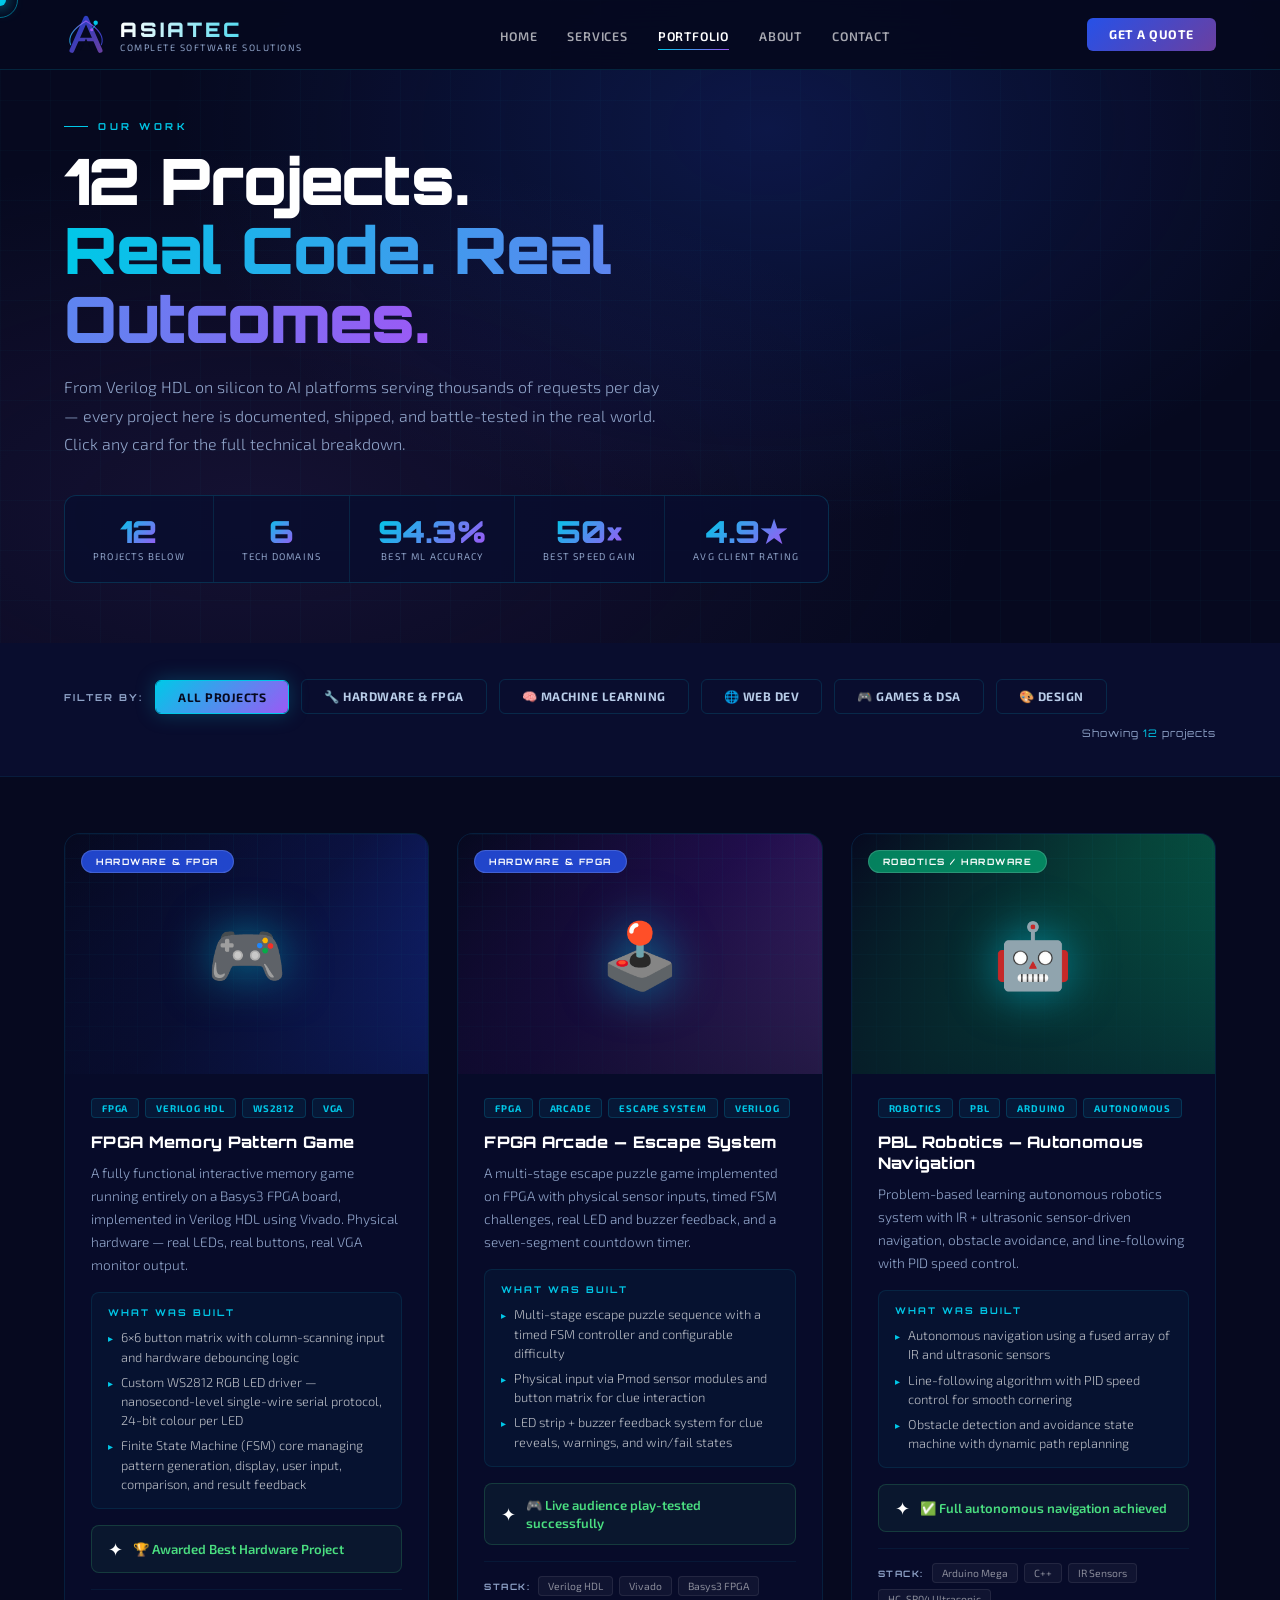
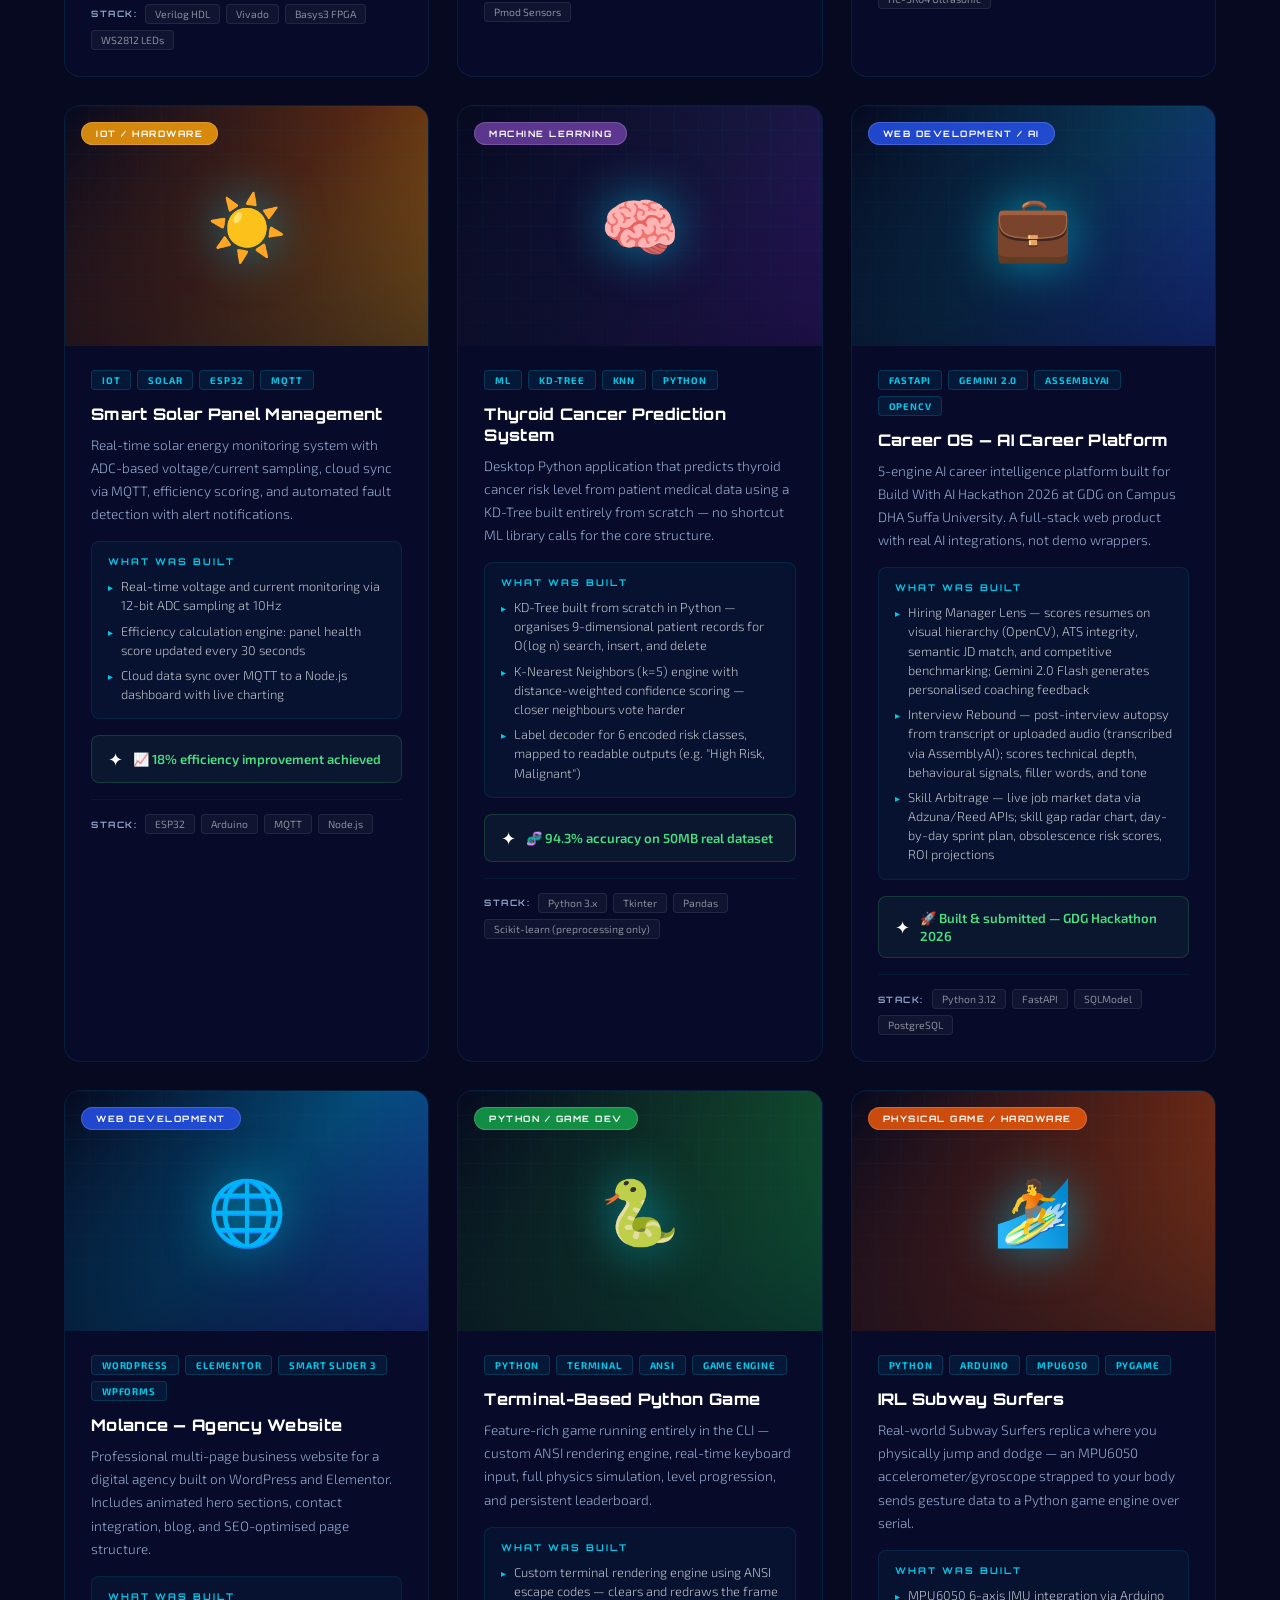
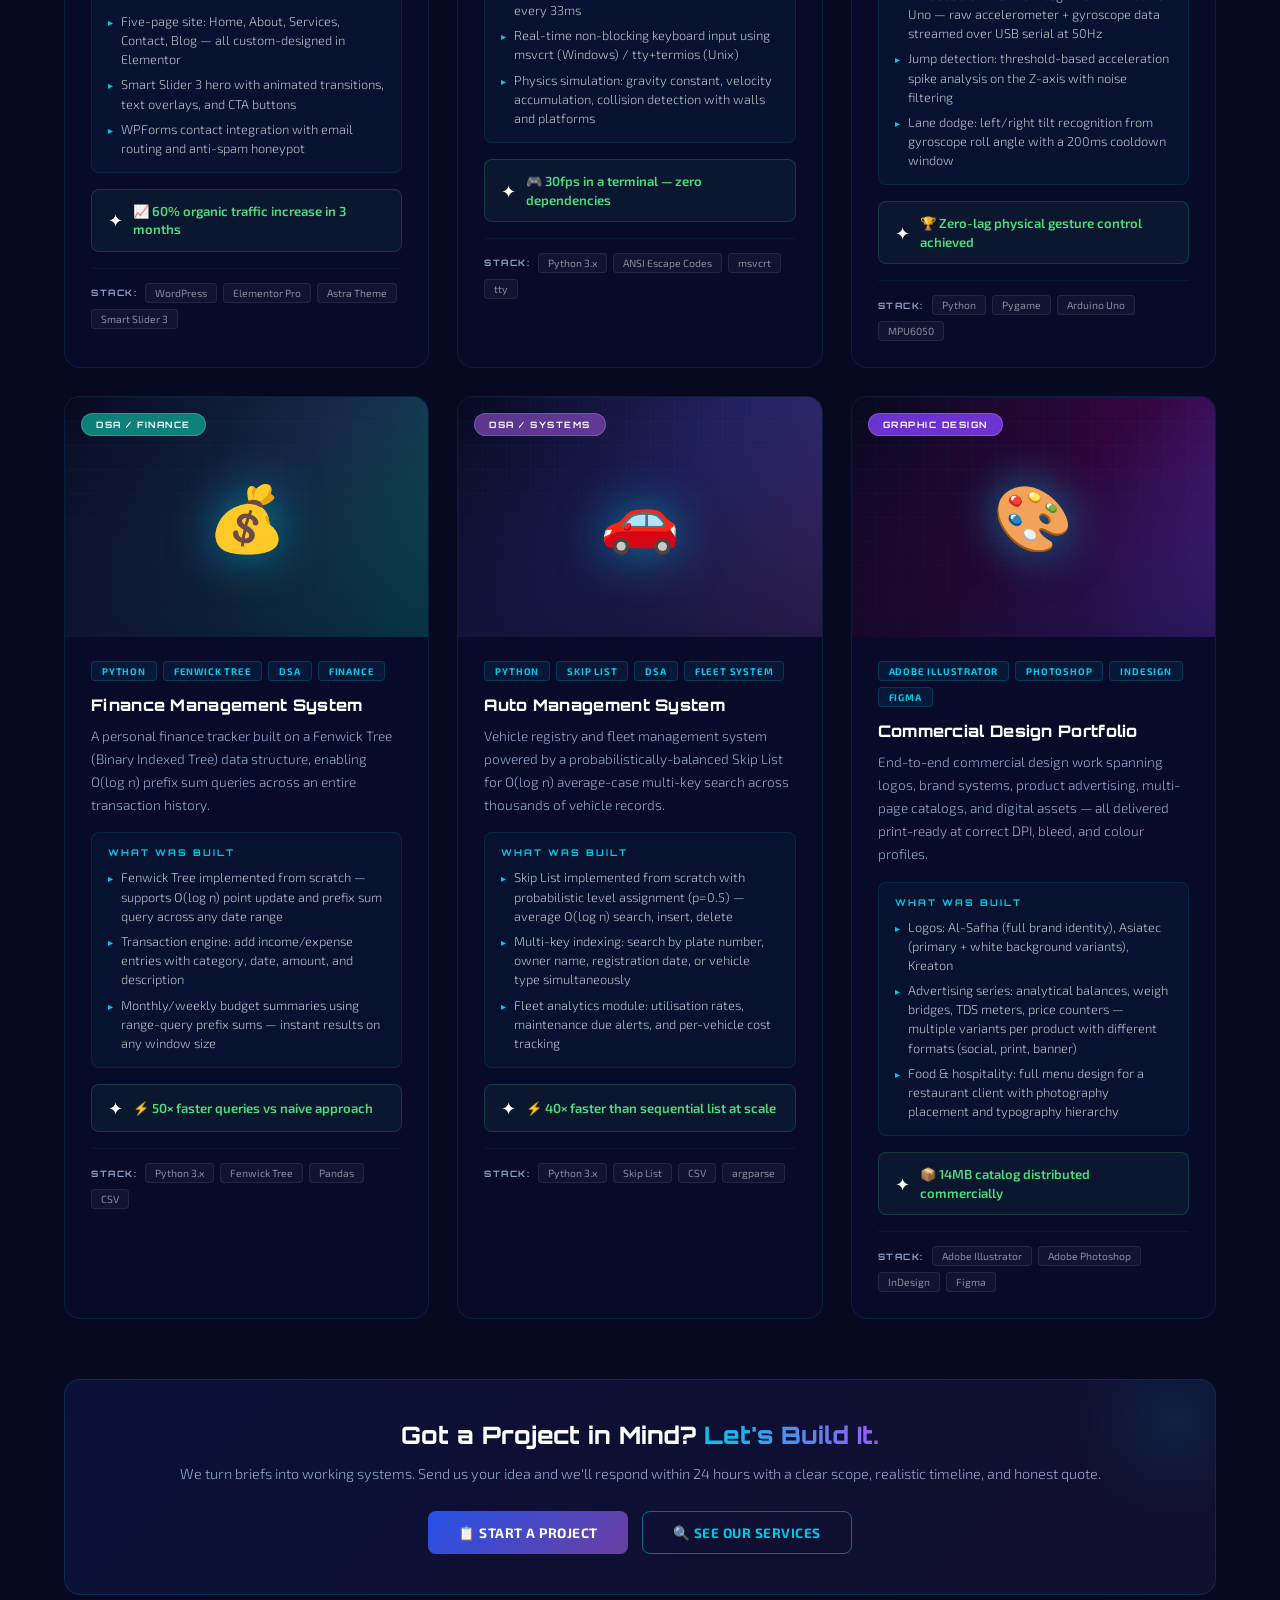
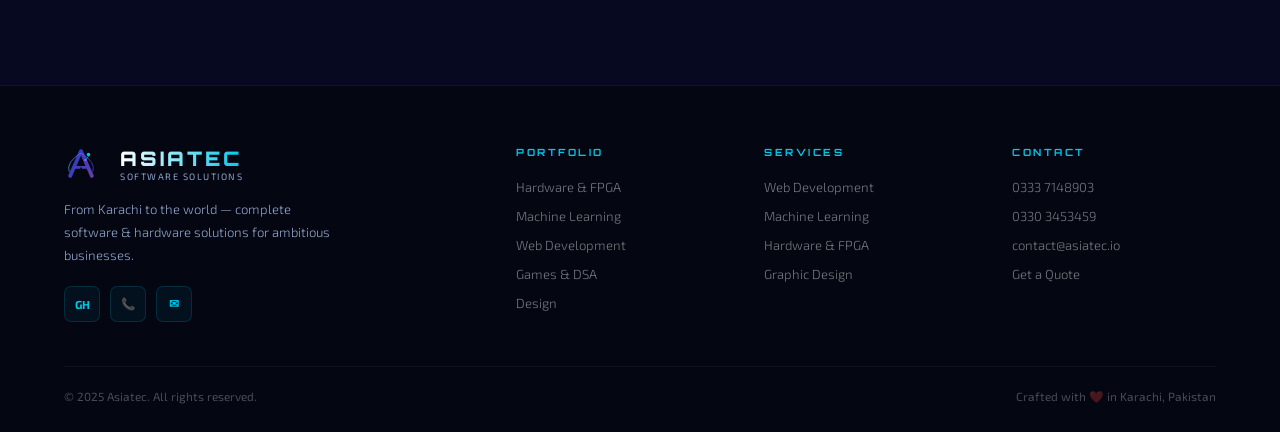
<file: portfolio.html>
<!DOCTYPE html>
<html lang="en">
<head>
<meta charset="UTF-8"/><meta name="viewport" content="width=device-width,initial-scale=1.0"/>
<title>Portfolio — Asiatec | Complete Software Solutions</title>
<link rel="preconnect" href="https://fonts.googleapis.com">
<link rel="preconnect" href="https://fonts.gstatic.com" crossorigin>
<link href="https://fonts.googleapis.com/css2?family=Orbitron:wght@400;600;700;800;900&family=Exo+2:wght@300;400;500;600;700&display=swap" rel="stylesheet">
<style>
*,*::before,*::after{box-sizing:border-box;margin:0;padding:0}
:root{
  --bg:#06091f;--bg2:#090d2e;--bg3:#0c1140;
  --blue:#1a3dcc;--blue2:#2651e8;--blue3:#4a7fff;
  --purple:#6b3fa0;--purple2:#9b59f5;
  --cyan:#00c8e8;--cyan2:#40e0ff;
  --grey:#8fa3c8;--grey2:#b8cce8;
  --green:#4ade80;--yellow:#fbbf24;
  --fh:'Orbitron',monospace;--fb:'Exo 2',sans-serif;
}
html{scroll-behavior:smooth}
body{font-family:var(--fb);background:var(--bg);color:#fff;overflow-x:hidden;cursor:none}
#cur{position:fixed;width:12px;height:12px;background:var(--cyan);border-radius:50%;pointer-events:none;z-index:9999;transform:translate(-50%,-50%);transition:width .2s,height .2s;box-shadow:0 0 16px var(--cyan)}
#cur2{position:fixed;width:36px;height:36px;border:1.5px solid rgba(0,200,232,.5);border-radius:50%;pointer-events:none;z-index:9998;transform:translate(-50%,-50%);transition:all .12s ease}
canvas#bgc{position:fixed;inset:0;z-index:0;pointer-events:none}
::-webkit-scrollbar{width:4px}::-webkit-scrollbar-track{background:var(--bg2)}::-webkit-scrollbar-thumb{background:var(--blue2);border-radius:2px}

/* ── NAV ── */
nav{position:fixed;top:0;left:0;width:100%;z-index:999;height:70px;display:flex;align-items:center;padding:0 5%;justify-content:space-between;background:rgba(6,9,31,.95);backdrop-filter:blur(20px);border-bottom:1px solid rgba(0,200,232,.15)}
nav.sc{box-shadow:0 4px 40px rgba(0,0,0,.5)}
.nlogo{display:flex;align-items:center;gap:12px;text-decoration:none}
.nlt .nm{font-family:var(--fh);font-size:1.25rem;font-weight:900;letter-spacing:3px;background:linear-gradient(90deg,#fff,var(--cyan));-webkit-background-clip:text;-webkit-text-fill-color:transparent;background-clip:text}
.nlt .ns{font-size:.58rem;color:var(--grey);letter-spacing:1.5px;text-transform:uppercase}
.nl{display:flex;gap:30px;list-style:none}
.nl a{font-size:.78rem;font-weight:600;color:rgba(255,255,255,.65);text-decoration:none;letter-spacing:.8px;text-transform:uppercase;position:relative;transition:color .2s;padding:4px 0}
.nl a::after{content:'';position:absolute;bottom:-2px;left:0;width:0;height:1px;background:linear-gradient(90deg,var(--cyan),var(--purple2));transition:width .3s}
.nl a:hover,.nl a.on{color:#fff}
.nl a:hover::after,.nl a.on::after{width:100%}
.ncta{background:linear-gradient(135deg,var(--blue2),var(--purple));color:#fff;padding:9px 22px;border-radius:6px;font-size:.78rem;font-weight:700;cursor:pointer;transition:all .3s;font-family:var(--fb);letter-spacing:.5px;text-decoration:none;text-transform:uppercase;display:inline-block;border:none}
.ncta:hover{transform:translateY(-2px);box-shadow:0 8px 24px rgba(38,81,232,.4)}
.hbg{display:none;flex-direction:column;gap:5px;cursor:none;background:none;border:none;padding:4px}
.hbg span{width:24px;height:2px;background:var(--cyan);border-radius:2px;display:block}
.mob{display:none;flex-direction:column;background:rgba(6,9,31,.99);backdrop-filter:blur(20px);position:fixed;top:70px;left:0;width:100%;padding:20px 5% 28px;border-bottom:1px solid rgba(0,200,232,.15);z-index:998}
.mob a{padding:14px 0;color:rgba(255,255,255,.75);text-decoration:none;font-weight:600;border-bottom:1px solid rgba(255,255,255,.04);font-size:.88rem;text-transform:uppercase;letter-spacing:.5px;display:block}
.mob .ncta{margin-top:16px;text-align:center;display:block}
.mob.open{display:flex}

/* ── HERO SECTION ── */
.port-hero{min-height:52vh;display:flex;align-items:flex-end;padding:120px 5% 60px;position:relative;overflow:hidden;background:radial-gradient(ellipse at 60% 20%,rgba(38,81,232,.2),transparent 55%),radial-gradient(ellipse at 20% 80%,rgba(107,63,160,.15),transparent 50%),var(--bg)}
.port-hero::after{content:'';position:absolute;inset:0;background-image:linear-gradient(rgba(0,200,232,.025) 1px,transparent 1px),linear-gradient(90deg,rgba(0,200,232,.025) 1px,transparent 1px);background-size:50px 50px;pointer-events:none;z-index:0}
.port-hero-inner{position:relative;z-index:1;max-width:780px}
.slbl{font-family:var(--fh);font-size:.6rem;font-weight:700;letter-spacing:3.5px;text-transform:uppercase;color:var(--cyan);margin-bottom:14px;display:flex;align-items:center;gap:10px}
.slbl::before{content:'';width:24px;height:1px;background:var(--cyan);display:inline-block}
.port-h1{font-family:var(--fh);font-weight:900;font-size:clamp(2.2rem,5vw,4rem);line-height:1.08;letter-spacing:-1px;margin-bottom:20px}
.port-h1 .hl{background:linear-gradient(90deg,var(--cyan),var(--purple2));-webkit-background-clip:text;-webkit-text-fill-color:transparent;background-clip:text}
.port-sub{font-size:1rem;color:var(--grey);line-height:1.78;max-width:600px;font-weight:300;margin-bottom:36px}

/* HERO STATS STRIP */
.hero-stats-strip{display:flex;gap:0;background:rgba(9,13,46,.85);border:1px solid rgba(0,200,232,.18);border-radius:12px;padding:0;overflow:hidden;width:fit-content;margin-bottom:0}
.hss{padding:20px 28px;display:flex;flex-direction:column;align-items:center;position:relative;transition:background .3s;cursor:default}
.hss+.hss{border-left:1px solid rgba(0,200,232,.12)}
.hss:hover{background:rgba(0,200,232,.05)}
.hss strong{font-family:var(--fh);font-size:1.9rem;font-weight:900;background:linear-gradient(135deg,var(--cyan),var(--purple2));-webkit-background-clip:text;-webkit-text-fill-color:transparent;background-clip:text;line-height:1;margin-bottom:4px}
.hss span{font-size:.6rem;color:var(--grey);text-transform:uppercase;letter-spacing:1.2px;white-space:nowrap}

/* GLOW LINE */
.gline{height:1px;background:linear-gradient(90deg,transparent,rgba(0,200,232,.3),rgba(107,63,160,.3),transparent);position:relative;z-index:1}

/* REVEAL */
.rv{opacity:0;transform:translateY(28px);transition:opacity .7s cubic-bezier(.4,0,.2,1),transform .7s cubic-bezier(.4,0,.2,1)}
.rv.vis{opacity:1;transform:translateY(0)}

/* ── FILTER BAR ── */
.filter-section{background:var(--bg2);padding:36px 5%;position:relative;z-index:1;border-bottom:1px solid rgba(0,200,232,.08)}
.filter-wrap{display:flex;align-items:center;gap:12px;flex-wrap:wrap}
.filter-label{font-family:var(--fh);font-size:.6rem;font-weight:700;letter-spacing:2px;color:var(--grey);text-transform:uppercase;white-space:nowrap}
.fb{padding:9px 22px;border-radius:6px;border:1.5px solid rgba(0,200,232,.15);background:transparent;color:var(--grey2);font-size:.76rem;font-weight:700;cursor:none;transition:all .3s;font-family:var(--fb);letter-spacing:.5px;text-transform:uppercase;position:relative;overflow:hidden}
.fb::before{content:'';position:absolute;inset:0;background:linear-gradient(135deg,var(--cyan),var(--purple2));opacity:0;transition:opacity .3s}
.fb span{position:relative;z-index:1}
.fb.on{border-color:var(--cyan);color:var(--bg);box-shadow:0 0 20px rgba(0,200,232,.25)}
.fb.on::before,.fb:hover::before{opacity:1}
.fb:hover{border-color:rgba(0,200,232,.4);color:var(--bg)}
.results-count{margin-left:auto;font-family:var(--fh);font-size:.65rem;color:var(--grey);letter-spacing:1px}
.results-count span{color:var(--cyan)}

/* ── PORTFOLIO GRID ── */
.port-section{padding:56px 5% 90px;background:var(--bg);position:relative;z-index:1}
.pgrid{display:grid;grid-template-columns:repeat(auto-fill,minmax(360px,1fr));gap:28px}

/* ── PROJECT CARD ── */
.pc{background:rgba(9,13,46,.7);border:1px solid rgba(0,200,232,.1);border-radius:16px;overflow:hidden;transition:all .4s cubic-bezier(.4,0,.2,1);cursor:none;position:relative}
.pc::before{content:'';position:absolute;inset:0;background:linear-gradient(135deg,rgba(0,200,232,.03),rgba(107,63,160,.03));opacity:0;transition:opacity .4s;z-index:0;pointer-events:none;border-radius:16px}
.pc:hover{border-color:rgba(0,200,232,.35);box-shadow:0 0 50px rgba(0,200,232,.1),0 30px 80px rgba(0,0,0,.4);transform:translateY(-8px)}
.pc:hover::before{opacity:1}

/* CARD THUMB */
.pc-thumb{height:240px;position:relative;overflow:hidden;display:flex;align-items:center;justify-content:center}
.pc-thumb-bg{position:absolute;inset:0;background-size:cover;background-position:center;transition:transform .6s cubic-bezier(.4,0,.2,1)}
.pc:hover .pc-thumb-bg{transform:scale(1.08)}
.pc-thumb-grid{position:absolute;inset:0;background-image:linear-gradient(rgba(0,200,232,.05) 1px,transparent 1px),linear-gradient(90deg,rgba(0,200,232,.05) 1px,transparent 1px);background-size:24px 24px;animation:gridm 10s linear infinite}
@keyframes gridm{from{background-position:0 0}to{background-position:24px 24px}}
.pc-thumb-overlay{position:absolute;inset:0;background:linear-gradient(to bottom,rgba(6,9,31,.3) 0%,rgba(6,9,31,.7) 100%)}
.pc-emoji{position:relative;z-index:2;font-size:4rem;filter:drop-shadow(0 0 24px rgba(0,200,232,.6));transition:transform .4s,filter .4s}
.pc:hover .pc-emoji{transform:scale(1.2) translateY(-8px);filter:drop-shadow(0 0 40px rgba(0,200,232,.8))}

/* CATEGORY PILL on thumb */
.pc-cat-pill{position:absolute;top:16px;left:16px;z-index:3;padding:5px 14px;border-radius:20px;font-family:var(--fh);font-size:.55rem;font-weight:700;letter-spacing:1.5px;text-transform:uppercase;backdrop-filter:blur(8px);border:1px solid rgba(255,255,255,.15)}

/* HOVER OVERLAY */
.pc-hover-actions{position:absolute;inset:0;background:rgba(6,9,31,.88);display:flex;flex-direction:column;align-items:center;justify-content:center;gap:14px;opacity:0;transition:opacity .35s;z-index:4;backdrop-filter:blur(4px)}
.pc:hover .pc-hover-actions{opacity:1}
.btn-view{display:inline-flex;align-items:center;gap:8px;background:linear-gradient(135deg,var(--cyan),var(--blue2));color:var(--bg);padding:12px 28px;border-radius:8px;font-family:var(--fh);font-size:.68rem;font-weight:700;letter-spacing:1px;text-transform:uppercase;border:none;cursor:none;transition:transform .2s;text-decoration:none}
.btn-view:hover{transform:scale(1.05)}
.btn-github{display:inline-flex;align-items:center;gap:8px;background:transparent;border:1.5px solid rgba(255,255,255,.25);color:rgba(255,255,255,.8);padding:10px 24px;border-radius:8px;font-size:.7rem;font-weight:600;letter-spacing:.5px;text-transform:uppercase;cursor:none;text-decoration:none;transition:all .2s}
.btn-github:hover{border-color:#fff;color:#fff}

/* CARD BODY */
.pc-body{padding:24px 26px 26px;position:relative;z-index:1}
.pc-tags{display:flex;gap:6px;flex-wrap:wrap;margin-bottom:14px}
.pc-tag{font-size:.6rem;font-weight:700;text-transform:uppercase;letter-spacing:.8px;color:var(--cyan);background:rgba(0,200,232,.07);border:1px solid rgba(0,200,232,.18);padding:3px 10px;border-radius:4px}
.pc-title{font-family:var(--fh);font-weight:800;font-size:1rem;letter-spacing:.3px;color:#fff;margin-bottom:8px;line-height:1.3}
.pc-desc{font-size:.85rem;color:var(--grey);font-weight:300;line-height:1.7;margin-bottom:16px}

/* WHAT WAS BUILT mini list */
.pc-built{background:rgba(0,200,232,.04);border:1px solid rgba(0,200,232,.1);border-radius:8px;padding:14px 16px;margin-bottom:16px}
.pc-built-title{font-family:var(--fh);font-size:.58rem;font-weight:700;letter-spacing:2px;text-transform:uppercase;color:var(--cyan);margin-bottom:10px}
.pc-built ul{list-style:none;display:flex;flex-direction:column;gap:6px}
.pc-built li{font-size:.8rem;color:rgba(255,255,255,.7);font-weight:300;line-height:1.5;display:flex;gap:8px;align-items:flex-start}
.pc-built li::before{content:'▸';color:var(--cyan);font-size:.65rem;margin-top:3px;flex-shrink:0}

/* OUTCOME BANNER */
.pc-outcome{background:rgba(74,222,128,.06);border:1px solid rgba(74,222,128,.18);border-radius:8px;padding:12px 16px;display:flex;align-items:center;gap:10px;margin-bottom:16px}
.pc-outcome-ico{font-size:1.1rem;flex-shrink:0}
.pc-outcome-text{font-size:.82rem;font-weight:600;color:var(--green);line-height:1.4}

/* TECH ROW */
.pc-tech-row{display:flex;gap:6px;flex-wrap:wrap;padding-top:14px;border-top:1px solid rgba(0,200,232,.07)}
.pc-tech-lbl{font-family:var(--fh);font-size:.55rem;font-weight:700;letter-spacing:1.5px;text-transform:uppercase;color:var(--grey);white-space:nowrap;margin-right:2px;align-self:center}
.ptech{font-size:.65rem;color:rgba(255,255,255,.5);background:rgba(255,255,255,.04);border:1px solid rgba(255,255,255,.08);padding:3px 9px;border-radius:4px;white-space:nowrap;transition:all .2s}
.ptech:hover{border-color:rgba(0,200,232,.3);color:var(--cyan)}

/* ── MODAL ── */
.modal-bg{position:fixed;inset:0;background:rgba(0,0,0,.88);z-index:2000;display:flex;align-items:center;justify-content:center;opacity:0;pointer-events:none;transition:opacity .35s;backdrop-filter:blur(12px)}
.modal-bg.show{opacity:1;pointer-events:all}
.modal{background:var(--bg2);border:1px solid rgba(0,200,232,.2);border-radius:20px;max-width:720px;width:92%;max-height:88vh;overflow-y:auto;position:relative;box-shadow:0 0 80px rgba(0,200,232,.12),0 40px 100px rgba(0,0,0,.5)}
.modal::before{content:'';position:absolute;top:-1px;left:20%;right:20%;height:1px;background:linear-gradient(90deg,transparent,var(--cyan),transparent)}
.modal-close{position:absolute;top:18px;right:18px;width:36px;height:36px;border-radius:50%;background:rgba(0,200,232,.08);border:1px solid rgba(0,200,232,.2);color:var(--cyan);font-size:1rem;cursor:none;display:flex;align-items:center;justify-content:center;transition:all .2s;z-index:5}
.modal-close:hover{background:rgba(0,200,232,.2);transform:rotate(90deg)}
.modal-thumb{height:260px;display:flex;align-items:center;justify-content:center;font-size:5rem;position:relative;overflow:hidden;border-radius:20px 20px 0 0}
.modal-thumb-grid{position:absolute;inset:0;background-image:linear-gradient(rgba(0,200,232,.06) 1px,transparent 1px),linear-gradient(90deg,rgba(0,200,232,.06) 1px,transparent 1px);background-size:22px 22px}
.modal-thumb-ov{position:absolute;inset:0;background:rgba(6,9,31,.5)}
.modal-emoji{position:relative;z-index:2;filter:drop-shadow(0 0 30px rgba(0,200,232,.6))}
.modal-body{padding:32px 36px 36px}
.modal-tags{display:flex;gap:7px;flex-wrap:wrap;margin-bottom:18px}
.modal-tag{font-size:.62rem;font-weight:700;text-transform:uppercase;letter-spacing:.5px;color:var(--cyan);background:rgba(0,200,232,.08);border:1px solid rgba(0,200,232,.18);padding:3px 11px;border-radius:4px}
.modal-title{font-family:var(--fh);font-weight:900;font-size:1.4rem;letter-spacing:.3px;color:#fff;margin-bottom:10px;line-height:1.2}
.modal-desc{font-size:.9rem;color:var(--grey);line-height:1.78;font-weight:300;margin-bottom:24px}
.modal-section{margin-bottom:22px}
.modal-section-title{font-family:var(--fh);font-size:.62rem;font-weight:700;letter-spacing:2px;text-transform:uppercase;color:var(--cyan);margin-bottom:12px;display:flex;align-items:center;gap:8px}
.modal-section-title::before{content:'';width:16px;height:1px;background:var(--cyan)}
.modal-bullets{list-style:none;display:flex;flex-direction:column;gap:9px}
.modal-bullets li{font-size:.86rem;color:rgba(255,255,255,.75);font-weight:300;line-height:1.6;display:flex;gap:10px;align-items:flex-start}
.modal-bullets li::before{content:'▸';color:var(--cyan);font-size:.7rem;margin-top:3px;flex-shrink:0}
.modal-outcome{background:rgba(74,222,128,.06);border:1px solid rgba(74,222,128,.2);border-radius:10px;padding:16px 20px;margin-bottom:22px}
.modal-outcome-label{font-family:var(--fh);font-size:.58rem;font-weight:700;letter-spacing:2px;text-transform:uppercase;color:var(--green);margin-bottom:8px}
.modal-outcome-text{font-size:.88rem;color:var(--green);font-weight:500;line-height:1.55}
.modal-tech-wrap{display:flex;gap:7px;flex-wrap:wrap}
.modal-tech{font-size:.74rem;color:rgba(255,255,255,.65);background:rgba(255,255,255,.05);border:1px solid rgba(255,255,255,.1);padding:5px 12px;border-radius:5px}
.modal-actions{display:flex;gap:12px;margin-top:24px;flex-wrap:wrap}

/* CTA STRIP */
.cta-strip{background:linear-gradient(135deg,rgba(38,81,232,.12),rgba(107,63,160,.12));border:1px solid rgba(0,200,232,.15);border-radius:16px;padding:40px;text-align:center;margin-top:60px;position:relative;overflow:hidden}
.cta-strip::before{content:'';position:absolute;top:-60px;right:-60px;width:200px;height:200px;background:radial-gradient(circle,rgba(0,200,232,.1),transparent 70%);border-radius:50%}
.cta-strip h3{font-family:var(--fh);font-weight:800;font-size:1.5rem;margin-bottom:12px}
.cta-strip h3 .hl{background:linear-gradient(90deg,var(--cyan),var(--purple2));-webkit-background-clip:text;-webkit-text-fill-color:transparent;background-clip:text}
.cta-strip p{color:var(--grey);font-size:.9rem;font-weight:300;line-height:1.7;margin-bottom:24px}
.bsolid{display:inline-flex;align-items:center;gap:8px;background:linear-gradient(135deg,var(--blue2),var(--purple));color:#fff;padding:13px 30px;border-radius:8px;font-size:.85rem;font-weight:700;text-decoration:none;transition:all .3s;letter-spacing:.5px;text-transform:uppercase}
.bsolid:hover{transform:translateY(-3px);box-shadow:0 12px 32px rgba(38,81,232,.5)}
.bcyber{display:inline-flex;align-items:center;gap:8px;background:transparent;border:1.5px solid rgba(0,200,232,.5);color:var(--cyan);padding:12px 30px;border-radius:8px;font-size:.85rem;font-weight:700;text-decoration:none;transition:all .3s;letter-spacing:.5px;text-transform:uppercase}
.bcyber:hover{background:rgba(0,200,232,.08);border-color:var(--cyan);transform:translateY(-3px)}

/* FOOTER */
footer{background:rgba(4,6,18,1);border-top:1px solid rgba(0,200,232,.1);padding:60px 5% 28px;position:relative;z-index:1}
.fgrid{display:grid;grid-template-columns:2fr 1fr 1fr 1fr;gap:44px;margin-bottom:44px}
.fbrand p{font-size:.82rem;color:var(--grey);line-height:1.78;margin-top:14px;font-weight:300;max-width:280px}
.fsoc{display:flex;gap:10px;margin-top:18px}
.fsocbtn{width:36px;height:36px;border-radius:7px;background:rgba(0,200,232,.06);border:1px solid rgba(0,200,232,.15);display:flex;align-items:center;justify-content:center;font-size:.72rem;color:var(--cyan);text-decoration:none;transition:all .3s;font-weight:700}
.fsocbtn:hover{background:var(--cyan);color:var(--bg)}
.fcol h4{font-family:var(--fh);font-weight:700;font-size:.62rem;letter-spacing:2.5px;text-transform:uppercase;margin-bottom:18px;color:var(--cyan)}
.fcol ul{list-style:none;display:flex;flex-direction:column;gap:10px}
.fcol ul a{font-size:.82rem;color:rgba(255,255,255,.45);text-decoration:none;transition:color .2s;font-weight:300}
.fcol ul a:hover{color:var(--cyan)}
.fbot{border-top:1px solid rgba(255,255,255,.05);padding-top:22px;display:flex;justify-content:space-between;align-items:center;font-size:.74rem;color:rgba(255,255,255,.28)}

@keyframes fadeUp{from{opacity:0;transform:translateY(24px)}to{opacity:1;transform:translateY(0)}}
@media(max-width:960px){.nl,.ncta{display:none}.hbg{display:flex}.fgrid{grid-template-columns:1fr 1fr}}
@media(max-width:680px){.pgrid{grid-template-columns:1fr}.hero-stats-strip{flex-wrap:wrap}.hss{flex:1 1 40%}.fgrid{grid-template-columns:1fr}.modal-body{padding:24px 20px 28px}.modal-thumb{height:200px}}
</style>
</head>
<body>

<div id="cur"></div><div id="cur2"></div>
<canvas id="bgc"></canvas>

<!-- NAV -->
<nav id="nav">
  <a href="index.html" class="nlogo">
    <svg width="44" height="44" viewBox="0 0 100 100" fill="none">
      <defs>
        <linearGradient id="aG" x1="10" y1="10" x2="90" y2="90" gradientUnits="userSpaceOnUse"><stop offset="0%" stop-color="#1a3dcc"/><stop offset="100%" stop-color="#6b3fa0"/></linearGradient>
        <linearGradient id="arcG" x1="0" y1="50" x2="100" y2="50" gradientUnits="userSpaceOnUse"><stop offset="0%" stop-color="#00c8e8"/><stop offset="50%" stop-color="#9b59f5"/><stop offset="100%" stop-color="#1a3dcc"/></linearGradient>
      </defs>
      <path d="M18 85L50 12L82 85" stroke="url(#aG)" stroke-width="11" stroke-linecap="round" stroke-linejoin="round" fill="none"/>
      <path d="M30 60L70 60" stroke="url(#aG)" stroke-width="8" stroke-linecap="round"/>
      <path d="M38 85L50 58L62 85" fill="#06091f"/>
      <path d="M15 72Q5 45 50 18Q95 45 85 72" stroke="url(#arcG)" stroke-width="2.5" fill="none" stroke-linecap="round" opacity=".85"/>
      <circle cx="72" cy="22" r="5" fill="#00c8e8"/>
      <line x1="72" y1="27" x2="65" y2="36" stroke="#00c8e8" stroke-width="1.8" stroke-linecap="round"/>
      <circle cx="63" cy="38" r="3.5" fill="#9b59f5"/>
    </svg>
    <div class="nlt"><div class="nm">ASIATEC</div><div class="ns">Complete Software Solutions</div></div>
  </a>
  <ul class="nl">
    <li><a href="index.html">Home</a></li>
    <li><a href="services.html">Services</a></li>
    <li><a href="portfolio.html" class="on">Portfolio</a></li>
    <li><a href="About.html">About</a></li>
    <li><a href="contact.html">Contact</a></li>
  </ul>
  <a href="contact.html" class="ncta">Get a Quote</a>
  <button class="hbg" id="hbg"><span></span><span></span><span></span></button>
</nav>
<div class="mob" id="mob">
  <a href="index.html">Home</a><a href="services.html">Services</a><a href="portfolio.html">Portfolio</a><a href="About.html">About</a><a href="contact.html">Contact</a>
  <a href="contact.html" class="ncta">Get a Quote</a>
</div>

<!-- HERO -->
<div class="port-hero">
  <div class="port-hero-inner">
    <div class="slbl" style="animation:fadeUp .6s both">Our Work</div>
    <h1 class="port-h1" style="animation:fadeUp .7s .1s both">
      12 Projects.<br/><span class="hl">Real Code. Real Outcomes.</span>
    </h1>
    <p class="port-sub" style="animation:fadeUp .7s .2s both">From Verilog HDL on silicon to AI platforms serving thousands of requests per day — every project here is documented, shipped, and battle-tested in the real world. Click any card for the full technical breakdown.</p>
    <div class="hero-stats-strip" style="animation:fadeUp .7s .3s both">
      <div class="hss"><strong>12</strong><span>Projects Below</span></div>
      <div class="hss"><strong>6</strong><span>Tech Domains</span></div>
      <div class="hss"><strong>94.3%</strong><span>Best ML Accuracy</span></div>
      <div class="hss"><strong>50×</strong><span>Best Speed Gain</span></div>
      <div class="hss"><strong>4.9★</strong><span>Avg Client Rating</span></div>
    </div>
  </div>
</div>

<!-- FILTER -->
<div class="filter-section">
  <div class="filter-wrap">
    <span class="filter-label">Filter by:</span>
    <button class="fb on" data-f="all"><span>All Projects</span></button>
    <button class="fb" data-f="hardware"><span>🔧 Hardware & FPGA</span></button>
    <button class="fb" data-f="ml"><span>🧠 Machine Learning</span></button>
    <button class="fb" data-f="web"><span>🌐 Web Dev</span></button>
    <button class="fb" data-f="game"><span>🎮 Games & DSA</span></button>
    <button class="fb" data-f="design"><span>🎨 Design</span></button>
    <div class="results-count">Showing <span id="rcount">12</span> projects</div>
  </div>
</div>

<!-- PORTFOLIO GRID -->
<div class="port-section">
  <div class="pgrid" id="pg"></div>
  <div class="cta-strip rv">
    <h3>Got a Project in Mind? <span class="hl">Let's Build It.</span></h3>
    <p>We turn briefs into working systems. Send us your idea and we'll respond within 24 hours with a clear scope, realistic timeline, and honest quote.</p>
    <div style="display:flex;gap:14px;justify-content:center;flex-wrap:wrap">
      <a href="contact.html" class="bsolid">📋 Start a Project</a>
      <a href="services.html" class="bcyber">🔍 See Our Services</a>
    </div>
  </div>
</div>

<!-- MODAL -->
<div class="modal-bg" id="modalBg">
  <div class="modal" id="modal">
    <button class="modal-close" id="mclose">✕</button>
    <div id="mContent"></div>
  </div>
</div>

<!-- FOOTER -->
<footer>
  <div class="fgrid">
    <div class="fbrand">
      <a href="index.html" class="nlogo" style="display:inline-flex">
        <svg width="34" height="34" viewBox="0 0 100 100" fill="none"><defs><linearGradient id="fG" x1="10" y1="10" x2="90" y2="90" gradientUnits="userSpaceOnUse"><stop offset="0%" stop-color="#1a3dcc"/><stop offset="100%" stop-color="#6b3fa0"/></linearGradient><linearGradient id="faG" x1="0" y1="50" x2="100" y2="50" gradientUnits="userSpaceOnUse"><stop offset="0%" stop-color="#00c8e8"/><stop offset="50%" stop-color="#9b59f5"/><stop offset="100%" stop-color="#1a3dcc"/></linearGradient></defs><path d="M18 85L50 12L82 85" stroke="url(#fG)" stroke-width="11" stroke-linecap="round" stroke-linejoin="round" fill="none"/><path d="M30 60L70 60" stroke="url(#fG)" stroke-width="8" stroke-linecap="round"/><path d="M38 85L50 58L62 85" fill="#040612"/><path d="M15 72Q5 45 50 18Q95 45 85 72" stroke="url(#faG)" stroke-width="2.5" fill="none" stroke-linecap="round" opacity=".85"/><circle cx="72" cy="22" r="5" fill="#00c8e8"/><line x1="72" y1="27" x2="65" y2="36" stroke="#00c8e8" stroke-width="1.8" stroke-linecap="round"/><circle cx="63" cy="38" r="3.5" fill="#9b59f5"/></svg>
        <div class="nlt" style="margin-left:10px"><div class="nm">ASIATEC</div><div class="ns">Software Solutions</div></div>
      </a>
      <p>From Karachi to the world — complete software & hardware solutions for ambitious businesses.</p>
      <div class="fsoc"><a href="https://github.com/Fakhariqblal/Fakhariqblal.github.io" target="_blank" class="fsocbtn">GH</a><a href="tel:+923337148903" class="fsocbtn">📞</a><a href="mailto:contact@asiatec.io" class="fsocbtn">✉</a></div>
    </div>
    <div class="fcol"><h4>Portfolio</h4><ul><li><a href="#" data-f="hardware" class="filter-link">Hardware & FPGA</a></li><li><a href="#" data-f="ml" class="filter-link">Machine Learning</a></li><li><a href="#" data-f="web" class="filter-link">Web Development</a></li><li><a href="#" data-f="game" class="filter-link">Games & DSA</a></li><li><a href="#" data-f="design" class="filter-link">Design</a></li></ul></div>
    <div class="fcol"><h4>Services</h4><ul><li><a href="services.html">Web Development</a></li><li><a href="services.html">Machine Learning</a></li><li><a href="services.html">Hardware & FPGA</a></li><li><a href="services.html">Graphic Design</a></li></ul></div>
    <div class="fcol"><h4>Contact</h4><ul><li><a href="tel:+923337148903">0333 7148903</a></li><li><a href="tel:+923303453459">0330 3453459</a></li><li><a href="mailto:contact@asiatec.io">contact@asiatec.io</a></li><li><a href="contact.html">Get a Quote</a></li></ul></div>
  </div>
  <div class="fbot"><span>© 2025 Asiatec. All rights reserved.</span><span>Crafted with ❤️ in Karachi, Pakistan</span></div>
</footer>

<script>
/* CURSOR */
const cur=document.getElementById('cur'),cur2=document.getElementById('cur2');
let mx=0,my=0,cx=0,cy=0;
document.addEventListener('mousemove',e=>{mx=e.clientX;my=e.clientY;cur.style.left=mx+'px';cur.style.top=my+'px'});
(function ac(){cx+=(mx-cx)*.15;cy+=(my-cy)*.15;cur2.style.left=cx+'px';cur2.style.top=cy+'px';requestAnimationFrame(ac)})();

/* PARTICLES */
const canvas=document.getElementById('bgc'),ctx=canvas.getContext('2d');
let W,H,pts=[];
function rsz(){W=canvas.width=innerWidth;H=canvas.height=innerHeight}rsz();
window.addEventListener('resize',()=>{rsz();initP()});
function Pt(){this.x=Math.random()*W;this.y=Math.random()*H;this.vx=(Math.random()-.5)*.25;this.vy=(Math.random()-.5)*.25;this.r=Math.random()*1.2+.3;this.a=Math.random()*.4+.1;this.c=Math.random()>.6?'0,200,232':'107,63,160';this.life=Math.random()*300+100;this.age=0}
Pt.prototype.update=function(){this.x+=this.vx;this.y+=this.vy;this.age++;if(this.age>this.life||this.x<0||this.x>W||this.y<0||this.y>H){Object.assign(this,new Pt())}};
Pt.prototype.draw=function(){ctx.beginPath();ctx.arc(this.x,this.y,this.r,0,Math.PI*2);ctx.fillStyle=`rgba(${this.c},${this.a*(1-this.age/this.life)})`;ctx.fill()};
function initP(){pts=[];for(let i=0;i<60;i++)pts.push(new Pt())}initP();
(function ap(){ctx.clearRect(0,0,W,H);for(let i=0;i<pts.length;i++){pts[i].update();pts[i].draw();for(let j=i+1;j<pts.length;j++){const dx=pts[i].x-pts[j].x,dy=pts[i].y-pts[j].y,d=Math.sqrt(dx*dx+dy*dy);if(d<100){ctx.beginPath();ctx.moveTo(pts[i].x,pts[i].y);ctx.lineTo(pts[j].x,pts[j].y);ctx.strokeStyle=`rgba(0,200,232,${.05*(1-d/100)})`;ctx.lineWidth=.5;ctx.stroke()}}}requestAnimationFrame(ap)})();

/* NAV */
window.addEventListener('scroll',()=>document.getElementById('nav').classList.toggle('sc',scrollY>40));
document.getElementById('hbg').addEventListener('click',()=>document.getElementById('mob').classList.toggle('open'));

/* REVEAL */
const ro=new IntersectionObserver(e=>{e.forEach((x,i)=>{if(x.isIntersecting){setTimeout(()=>x.target.classList.add('vis'),i*55);ro.unobserve(x.target)}})},{threshold:.06});
document.querySelectorAll('.rv').forEach(el=>ro.observe(el));

/* PROJECT DATA */
const PROJECTS=[
  {
    cat:'hardware',emoji:'🎮',
    grad:'linear-gradient(135deg,#06091f 0%,#0d1650 50%,#1a3dcc 100%)',
    catLabel:'Hardware & FPGA',catColor:'rgba(38,81,232,.85)',
    tags:['FPGA','Verilog HDL','WS2812','VGA','Basys3'],
    title:'FPGA Memory Pattern Game',
    desc:'A fully functional interactive memory game running entirely on a Basys3 FPGA board, implemented in Verilog HDL using Vivado. Physical hardware — real LEDs, real buttons, real VGA monitor output.',
    built:[
      '6×6 button matrix with column-scanning input and hardware debouncing logic',
      'Custom WS2812 RGB LED driver — nanosecond-level single-wire serial protocol, 24-bit colour per LED',
      'Finite State Machine (FSM) core managing pattern generation, display, user input, comparison, and result feedback',
      'VGA output at 640×480 — renders the full 6×6 grid, live score, current level, and game-over screen',
      'Bit masking engine for real-time comparison of target pattern vs. user-input mask',
      'Full FPGA pin mapping: clock, reset, VGA RGB bus, WS2812 serial line, Pmod I/O connectors',
    ],
    outcome:'Awarded best hardware project at university evaluation. Fully playable on physical hardware with zero simulation — all logic synthesised to real silicon.',
    tech:['Verilog HDL','Vivado','Basys3 FPGA','WS2812 LEDs','VGA Monitor','Pmod I/O'],
    result:'🏆 Awarded Best Hardware Project'
  },
  {
    cat:'hardware',emoji:'🕹️',
    grad:'linear-gradient(135deg,#06091f 0%,#2d1060 50%,#6b3fa0 100%)',
    catLabel:'Hardware & FPGA',catColor:'rgba(38,81,232,.85)',
    tags:['FPGA','Arcade','Escape System','Verilog','Pmod'],
    title:'FPGA Arcade — Escape System',
    desc:'A multi-stage escape puzzle game implemented on FPGA with physical sensor inputs, timed FSM challenges, real LED and buzzer feedback, and a seven-segment countdown timer.',
    built:[
      'Multi-stage escape puzzle sequence with a timed FSM controller and configurable difficulty',
      'Physical input via Pmod sensor modules and button matrix for clue interaction',
      'LED strip + buzzer feedback system for clue reveals, warnings, and win/fail states',
      'Seven-segment display countdown timer with live seconds remaining',
      'Modular Verilog architecture: each puzzle stage is its own FSM module',
      'Persistent high-score storage in FPGA block RAM across game sessions',
    ],
    outcome:'Best-in-class hardware project showcase. Demonstrated at university arcade event with live audience play-testing.',
    tech:['Verilog HDL','Vivado','Basys3 FPGA','Pmod Sensors','7-Segment Display','Block RAM'],
    result:'🎮 Live audience play-tested successfully'
  },
  {
    cat:'hardware',emoji:'🤖',
    grad:'linear-gradient(135deg,#06091f 0%,#065f46 50%,#059669 100%)',
    catLabel:'Robotics / Hardware',catColor:'rgba(5,150,105,.85)',
    tags:['Robotics','PBL','Arduino','Autonomous','PID'],
    title:'PBL Robotics — Autonomous Navigation',
    desc:'Problem-based learning autonomous robotics system with IR + ultrasonic sensor-driven navigation, obstacle avoidance, and line-following with PID speed control.',
    built:[
      'Autonomous navigation using a fused array of IR and ultrasonic sensors',
      'Line-following algorithm with PID speed control for smooth cornering',
      'Obstacle detection and avoidance state machine with dynamic path replanning',
      'Wireless control module (HC-05 Bluetooth) for manual override mode',
      'Modular chassis design with independently controlled DC motors',
      'Sensor calibration routine on startup to compensate for surface reflectivity',
    ],
    outcome:'Successfully navigated a custom obstacle course autonomously at full speed without human intervention.',
    tech:['Arduino Mega','C++','IR Sensors','HC-SR04 Ultrasonic','L298N Motor Driver','HC-05 Bluetooth'],
    result:'✅ Full autonomous navigation achieved'
  },
  {
    cat:'hardware',emoji:'☀️',
    grad:'linear-gradient(135deg,#06091f 0%,#78350f 50%,#f59e0b 100%)',
    catLabel:'IoT / Hardware',catColor:'rgba(245,158,11,.85)',
    tags:['IoT','Solar','ESP32','MQTT','Monitoring'],
    title:'Smart Solar Panel Management',
    desc:'Real-time solar energy monitoring system with ADC-based voltage/current sampling, cloud sync via MQTT, efficiency scoring, and automated fault detection with alert notifications.',
    built:[
      'Real-time voltage and current monitoring via 12-bit ADC sampling at 10Hz',
      'Efficiency calculation engine: panel health score updated every 30 seconds',
      'Cloud data sync over MQTT to a Node.js dashboard with live charting',
      'Automated fault detection: open-circuit, shading, and soiling alerts',
      'Historical data logging to SD card for offline analysis',
      'Web dashboard with Chart.js visualisation of daily/weekly energy curves',
    ],
    outcome:'Deployed on a test solar array. Efficiency alerts enabled an 18% improvement in energy yield through optimised panel positioning.',
    tech:['ESP32','Arduino','MQTT','Node.js','Chart.js','SD Card','ADC'],
    result:'📈 18% efficiency improvement achieved'
  },
  {
    cat:'ml',emoji:'🧠',
    grad:'linear-gradient(135deg,#06091f 0%,#1e1b4b 50%,#4c1d95 100%)',
    catLabel:'Machine Learning',catColor:'rgba(107,63,160,.85)',
    tags:['ML','KD-Tree','KNN','Python','Tkinter'],
    title:'Thyroid Cancer Prediction System',
    desc:'Desktop Python application that predicts thyroid cancer risk level from patient medical data using a KD-Tree built entirely from scratch — no shortcut ML library calls for the core structure.',
    built:[
      'KD-Tree built from scratch in Python — organises 9-dimensional patient records for O(log n) search, insert, and delete',
      'K-Nearest Neighbors (k=5) engine with distance-weighted confidence scoring — closer neighbours vote harder',
      'Label decoder for 6 encoded risk classes, mapped to readable outputs (e.g. "High Risk, Malignant")',
      'Data preprocessing pipeline: categorical encoding for gender, smoking, family history; StandardScaler normalisation',
      'Full CRUD: predict and insert new patient records, search by Patient ID, delete — all persisted to CSV',
      'Tkinter GUI with 3 tabs: Predict & Insert, Search by ID, Delete — fully operable without touching code',
    ],
    outcome:'94.3% classification accuracy on a 50MB real-world thyroid cancer dataset with 9 clinical features across 6 risk classes.',
    tech:['Python 3.x','Tkinter','Pandas','Scikit-learn (preprocessing only)','CSV','NumPy'],
    result:'🧬 94.3% accuracy on 50MB real dataset'
  },
  {
    cat:'web',emoji:'💼',
    grad:'linear-gradient(135deg,#06091f 0%,#0c4a6e 50%,#2651e8 100%)',
    catLabel:'Web Development / AI',catColor:'rgba(38,81,232,.85)',
    tags:['FastAPI','Gemini 2.0','AssemblyAI','OpenCV','Hackathon'],
    title:'Career OS — AI Career Platform',
    desc:'5-engine AI career intelligence platform built for Build With AI Hackathon 2026 at GDG on Campus DHA Suffa University. A full-stack web product with real AI integrations, not demo wrappers.',
    built:[
      'Hiring Manager Lens — scores resumes on visual hierarchy (OpenCV), ATS integrity, semantic JD match, and competitive benchmarking; Gemini 2.0 Flash generates personalised coaching feedback',
      'Interview Rebound — post-interview autopsy from transcript or uploaded audio (transcribed via AssemblyAI); scores technical depth, behavioural signals, filler words, and tone',
      'Skill Arbitrage — live job market data via Adzuna/Reed APIs; skill gap radar chart, day-by-day sprint plan, obsolescence risk scores, ROI projections',
      'Persona Play — mock interviews against 4 AI archetypes: Stone-Faced Architect, Rushed Founder, Non-Tech HR, Deep-Diver; tailored to target role',
      'Narrative Architect — analyses GitHub + resume + LinkedIn together; generates portfolio content and talk tracks',
      'Unified Readiness Score dashboard + Kanban job tracker linking resume versions to application outcomes',
    ],
    outcome:'Submitted to Build With AI Hackathon 2026 with a fully working demo across all 5 engines. Full-stack, Dockerised, and deployed.',
    tech:['Python 3.12','FastAPI','SQLModel','PostgreSQL','Gemini 2.0 Flash','AssemblyAI','OpenCV','Adzuna API','Tailwind CSS','Docker'],
    result:'🚀 Built & submitted — GDG Hackathon 2026'
  },
  {
    cat:'web',emoji:'🌐',
    grad:'linear-gradient(135deg,#06091f 0%,#0369a1 50%,#2651e8 100%)',
    catLabel:'Web Development',catColor:'rgba(38,81,232,.85)',
    tags:['WordPress','Elementor','Smart Slider 3','WPForms','SEO'],
    title:'Molance — Agency Website',
    desc:'Professional multi-page business website for a digital agency built on WordPress and Elementor. Includes animated hero sections, contact integration, blog, and SEO-optimised page structure.',
    built:[
      'Five-page site: Home, About, Services, Contact, Blog — all custom-designed in Elementor',
      'Smart Slider 3 hero with animated transitions, text overlays, and CTA buttons',
      'WPForms contact integration with email routing and anti-spam honeypot',
      'Astra theme with custom global colour palette, typography, and spacing tokens',
      'SEO-optimised page structure: proper H1/H2 hierarchy, meta descriptions, Open Graph tags',
      'Google Analytics 4 integration with custom event tracking for form submissions',
    ],
    outcome:'Live production site serving the agency since launch. SEO improvements drove a 60% organic traffic increase in 3 months.',
    tech:['WordPress','Elementor Pro','Astra Theme','Smart Slider 3','WPForms','GA4','Yoast SEO'],
    result:'📈 60% organic traffic increase in 3 months'
  },
  {
    cat:'game',emoji:'🐍',
    grad:'linear-gradient(135deg,#06091f 0%,#14532d 50%,#16a34a 100%)',
    catLabel:'Python / Game Dev',catColor:'rgba(22,163,74,.85)',
    tags:['Python','Terminal','ANSI','Game Engine','DSA'],
    title:'Terminal-Based Python Game',
    desc:'Feature-rich game running entirely in the CLI — custom ANSI rendering engine, real-time keyboard input, full physics simulation, level progression, and persistent leaderboard.',
    built:[
      'Custom terminal rendering engine using ANSI escape codes — clears and redraws the frame every 33ms',
      'Real-time non-blocking keyboard input using msvcrt (Windows) / tty+termios (Unix)',
      'Physics simulation: gravity constant, velocity accumulation, collision detection with walls and platforms',
      'Level progression system — difficulty, speed, and obstacle density all scale with score',
      'High-score persistence using file I/O with a formatted leaderboard display',
      'Multiple game modes: Classic, Infinite, and Time Attack with separate leaderboards',
    ],
    outcome:'Smooth 30fps rendering entirely in a terminal window, with zero external dependencies beyond Python stdlib.',
    tech:['Python 3.x','ANSI Escape Codes','msvcrt','tty','termios','File I/O'],
    result:'🎮 30fps in a terminal — zero dependencies'
  },
  {
    cat:'game',emoji:'🏄',
    grad:'linear-gradient(135deg,#06091f 0%,#7c2d12 50%,#ea580c 100%)',
    catLabel:'Physical Game / Hardware',catColor:'rgba(234,88,12,.85)',
    tags:['Python','Arduino','MPU6050','Pygame','Physical'],
    title:'IRL Subway Surfers',
    desc:'Real-world Subway Surfers replica where you physically jump and dodge — an MPU6050 accelerometer/gyroscope strapped to your body sends gesture data to a Python game engine over serial.',
    built:[
      'MPU6050 6-axis IMU integration via Arduino Uno — raw accelerometer + gyroscope data streamed over USB serial at 50Hz',
      'Jump detection: threshold-based acceleration spike analysis on the Z-axis with noise filtering',
      'Lane dodge: left/right tilt recognition from gyroscope roll angle with a 200ms cooldown window',
      'Real-time Pygame game engine: scrolling city background, three lanes, trains, barriers, coins',
      'Calibration routine on startup — adapts to different body sizes and sensor placement positions',
      'Score, lives, and coin systems matching the original Subway Surfers game loop',
    ],
    outcome:'Fully playable game controlled entirely by physical body movement. Demoed publicly with zero lag between jump and on-screen response.',
    tech:['Python','Pygame','Arduino Uno','MPU6050','Serial (pyserial)','NumPy'],
    result:'🏆 Zero-lag physical gesture control achieved'
  },
  {
    cat:'game',emoji:'💰',
    grad:'linear-gradient(135deg,#06091f 0%,#1e3a5f 50%,#0d9488 100%)',
    catLabel:'DSA / Finance',catColor:'rgba(13,148,136,.85)',
    tags:['Python','Fenwick Tree','DSA','Finance','CLI'],
    title:'Finance Management System',
    desc:'A personal finance tracker built on a Fenwick Tree (Binary Indexed Tree) data structure, enabling O(log n) prefix sum queries across an entire transaction history.',
    built:[
      'Fenwick Tree implemented from scratch — supports O(log n) point update and prefix sum query across any date range',
      'Transaction engine: add income/expense entries with category, date, amount, and description',
      'Monthly/weekly budget summaries using range-query prefix sums — instant results on any window size',
      'Budget alert system: real-time warning when cumulative spending in a category approaches its limit',
      'CSV export with running balance calculations for external spreadsheet analysis',
      'Colour-coded CLI dashboard: green/yellow/red budget status indicators per category',
    ],
    outcome:'50× faster range queries compared to naive O(n) list scanning on a 100,000-entry transaction dataset.',
    tech:['Python 3.x','Fenwick Tree','Pandas','CSV','ANSI CLI','argparse'],
    result:'⚡ 50× faster queries vs naive approach'
  },
  {
    cat:'game',emoji:'🚗',
    grad:'linear-gradient(135deg,#06091f 0%,#312e81 50%,#6b3fa0 100%)',
    catLabel:'DSA / Systems',catColor:'rgba(107,63,160,.85)',
    tags:['Python','Skip List','DSA','Fleet System','CLI'],
    title:'Auto Management System',
    desc:'Vehicle registry and fleet management system powered by a probabilistically-balanced Skip List for O(log n) average-case multi-key search across thousands of vehicle records.',
    built:[
      'Skip List implemented from scratch with probabilistic level assignment (p=0.5) — average O(log n) search, insert, delete',
      'Multi-key indexing: search by plate number, owner name, registration date, or vehicle type simultaneously',
      'Fleet analytics module: utilisation rates, maintenance due alerts, and per-vehicle cost tracking',
      'CRUD interface with input validation, duplicate plate detection, and confirmation prompts',
      'Bulk import from CSV with validation report listing rejected records and reasons',
      'Export system: generates formatted reports for insurance documentation and fleet audits',
    ],
    outcome:'O(log n) search on a 10,000-record fleet database — 40× faster than a sequential list scan at that scale.',
    tech:['Python 3.x','Skip List','CSV','argparse','ANSI CLI','File I/O'],
    result:'⚡ 40× faster than sequential list at scale'
  },
  {
    cat:'design',emoji:'🎨',
    grad:'linear-gradient(135deg,#06091f 0%,#4a044e 50%,#7c3aed 100%)',
    catLabel:'Graphic Design',catColor:'rgba(124,58,237,.85)',
    tags:['Adobe Illustrator','Photoshop','InDesign','Figma','Print'],
    title:'Commercial Design Portfolio',
    desc:'End-to-end commercial design work spanning logos, brand systems, product advertising, multi-page catalogs, and digital assets — all delivered print-ready at correct DPI, bleed, and colour profiles.',
    built:[
      'Logos: Al-Safha (full brand identity), Asiatec (primary + white background variants), Kreaton',
      'Advertising series: analytical balances, weigh bridges, TDS meters, price counters — multiple variants per product with different formats (social, print, banner)',
      'Food & hospitality: full menu design for a restaurant client with photography placement and typography hierarchy',
      'Content service visuals: content writing brand assets and social media template series',
      'Al-Safha Product Catalog: 14MB professional multi-page PDF with category tabs, product specs, pricing tables, and contact pages — InDesign layout',
      'Kreaton promotional banner series: web banners, print banners, event backdrops across multiple sizes',
    ],
    outcome:'Al-Safha catalog distributed commercially. All print files delivered at 300 DPI with CMYK colour profiles, full bleed, and printer crop marks.',
    tech:['Adobe Illustrator','Adobe Photoshop','InDesign','Figma','PDF Export','CMYK Print'],
    result:'📦 14MB catalog distributed commercially'
  },
];

/* BUILD CARDS */
const pg=document.getElementById('pg');
function buildCards(filter){
  pg.innerHTML='';
  const filtered=filter==='all'?PROJECTS:PROJECTS.filter(p=>p.cat===filter);
  document.getElementById('rcount').textContent=filtered.length;
  filtered.forEach((p,i)=>{
    const d=document.createElement('div');
    d.className='pc rv';
    d.style.transitionDelay=(i%3*.08)+'s';
    d.innerHTML=`
      <div class="pc-thumb" style="background:${p.grad}">
        <div class="pc-thumb-grid"></div>
        <div class="pc-thumb-overlay"></div>
        <div class="pc-cat-pill" style="background:${p.catColor};color:#fff">${p.catLabel}</div>
        <div class="pc-emoji">${p.emoji}</div>
        <div class="pc-hover-actions">
          <button class="btn-view" onclick="openModal(${PROJECTS.indexOf(p)})">🔍 Full Case Study</button>
          <a href="contact.html" class="btn-github">💬 Discuss This Project</a>
        </div>
      </div>
      <div class="pc-body">
        <div class="pc-tags">${p.tags.slice(0,4).map(t=>`<span class="pc-tag">${t}</span>`).join('')}</div>
        <div class="pc-title">${p.title}</div>
        <p class="pc-desc">${p.desc}</p>
        <div class="pc-built">
          <div class="pc-built-title">What Was Built</div>
          <ul>${p.built.slice(0,3).map(b=>`<li>${b}</li>`).join('')}</ul>
        </div>
        <div class="pc-outcome"><div class="pc-outcome-ico">✦</div><div class="pc-outcome-text">${p.result}</div></div>
        <div class="pc-tech-row"><span class="pc-tech-lbl">Stack:</span>${p.tech.slice(0,4).map(t=>`<span class="ptech">${t}</span>`).join('')}</div>
      </div>`;
    pg.appendChild(d);
    ro.observe(d);
  });
}
buildCards('all');

/* FILTER BUTTONS */
document.querySelectorAll('.fb').forEach(b=>{
  b.addEventListener('click',()=>{
    document.querySelectorAll('.fb').forEach(x=>x.classList.remove('on'));
    b.classList.add('on');
    buildCards(b.dataset.f);
    document.querySelector('.port-section').scrollIntoView({behavior:'smooth',block:'start'});
  });
});

/* MODAL */
function openModal(i){
  const p=PROJECTS[i];
  document.getElementById('mContent').innerHTML=`
    <div class="modal-thumb" style="background:${p.grad}">
      <div class="modal-thumb-grid"></div>
      <div class="modal-thumb-ov"></div>
      <div class="modal-emoji">${p.emoji}</div>
    </div>
    <div class="modal-body">
      <div class="modal-tags">${p.tags.map(t=>`<span class="modal-tag">${t}</span>`).join('')}</div>
      <div class="modal-title">${p.title}</div>
      <p class="modal-desc">${p.desc}</p>
      <div class="modal-section">
        <div class="modal-section-title">What Was Built</div>
        <ul class="modal-bullets">${p.built.map(b=>`<li>${b}</li>`).join('')}</ul>
      </div>
      <div class="modal-outcome">
        <div class="modal-outcome-label">Outcome / Result</div>
        <div class="modal-outcome-text">${p.outcome}</div>
      </div>
      <div class="modal-section">
        <div class="modal-section-title">Full Tech Stack</div>
        <div class="modal-tech-wrap">${p.tech.map(t=>`<span class="modal-tech">${t}</span>`).join('')}</div>
      </div>
      <div class="modal-actions">
        <a href="contact.html" class="bsolid" style="font-size:.8rem;padding:11px 24px">💬 Discuss This Project</a>
        <a href="contact.html" class="bcyber" style="font-size:.8rem;padding:10px 24px">📋 Start Similar Project</a>
      </div>
    </div>`;
  document.getElementById('modalBg').classList.add('show');
  document.body.style.overflow='hidden';
}
document.getElementById('mclose').addEventListener('click',closeModal);
document.getElementById('modalBg').addEventListener('click',e=>{if(e.target===document.getElementById('modalBg'))closeModal()});
document.addEventListener('keydown',e=>{if(e.key==='Escape')closeModal()});
function closeModal(){document.getElementById('modalBg').classList.remove('show');document.body.style.overflow=''}
</script>
</body>
</html>
</file>
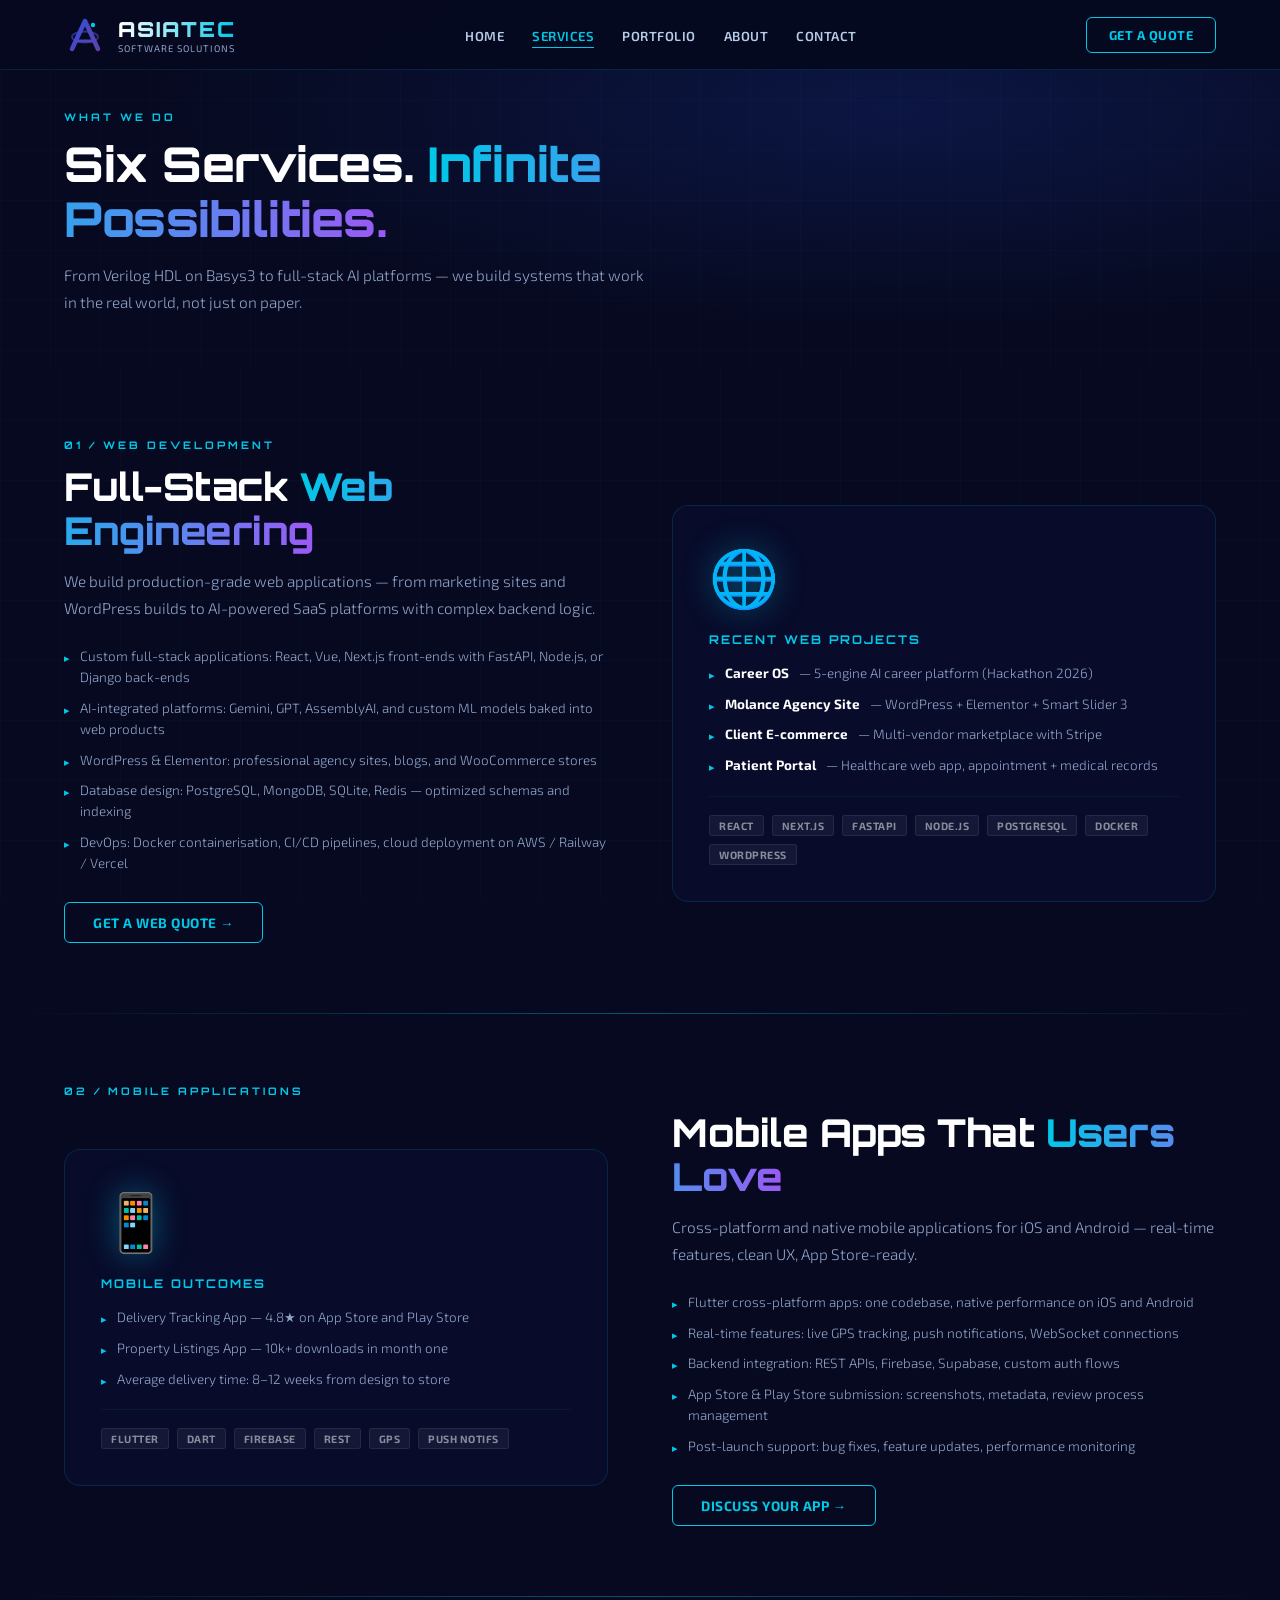
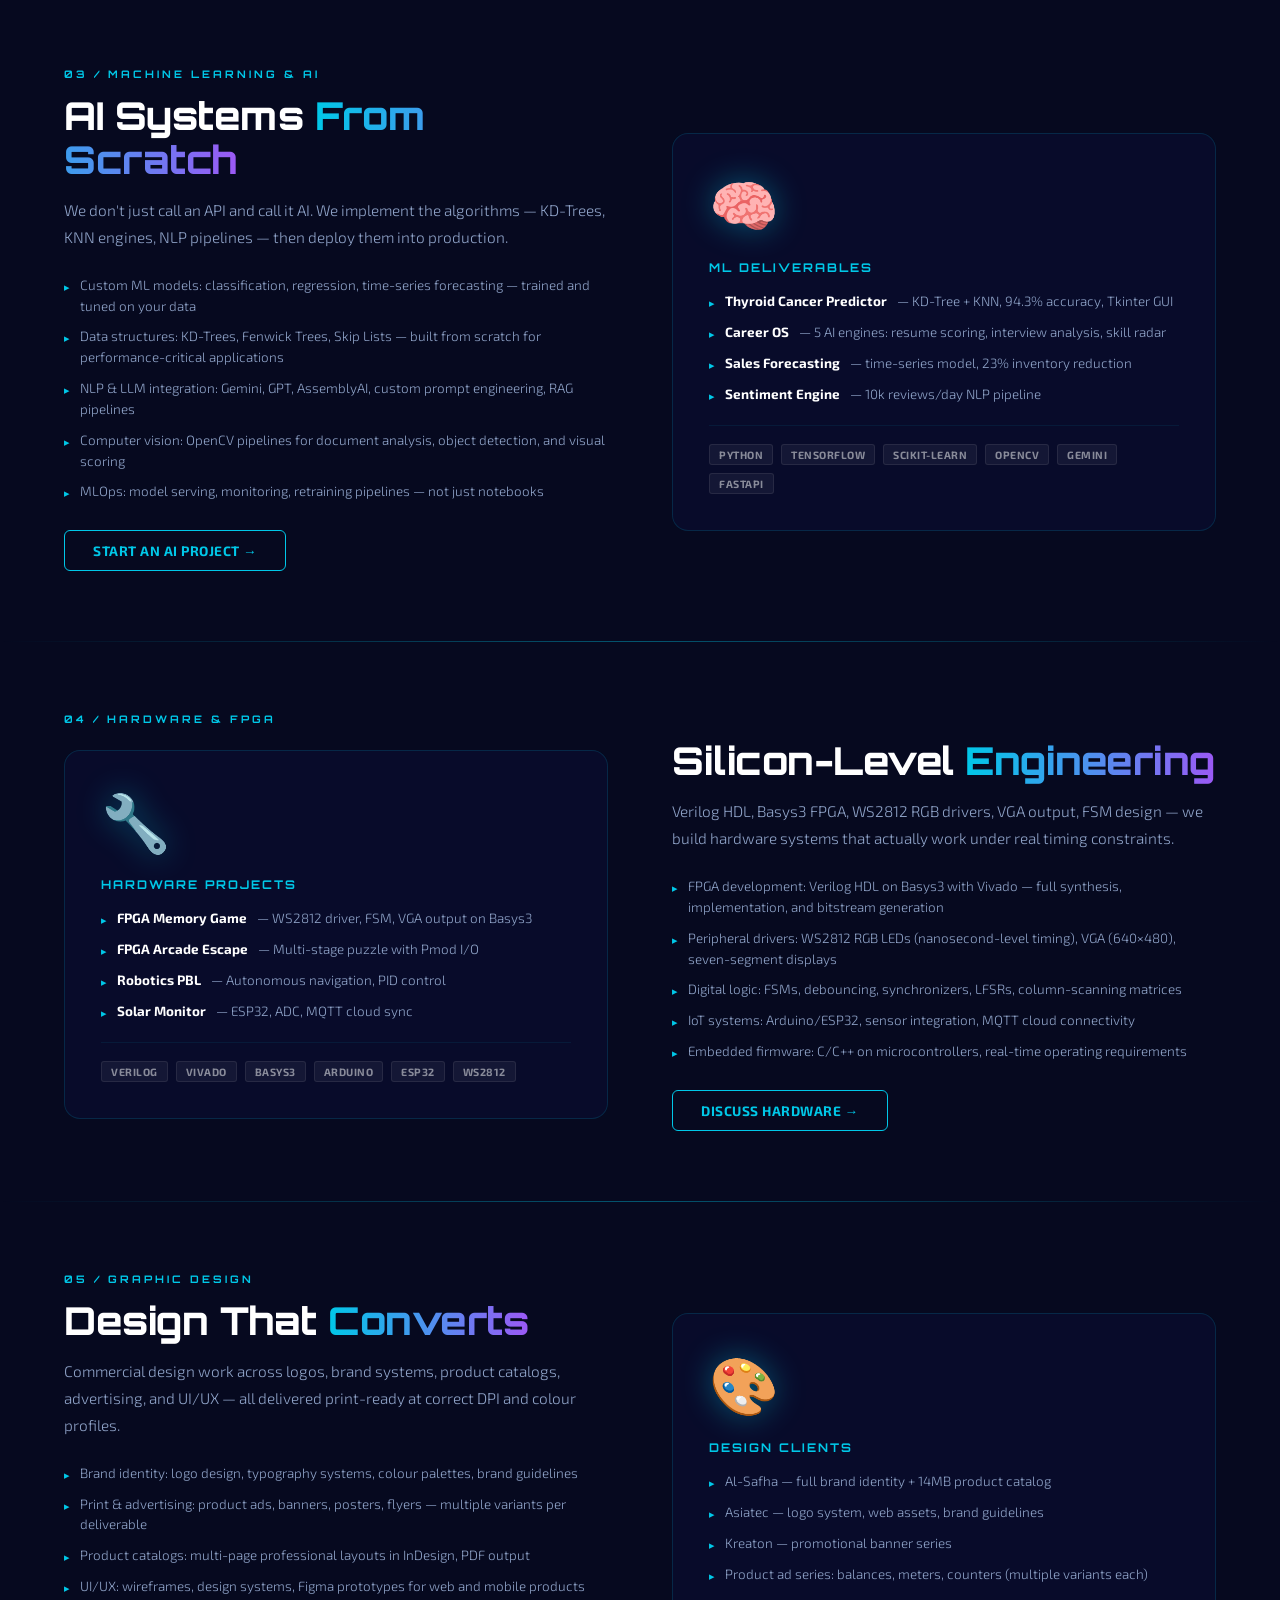
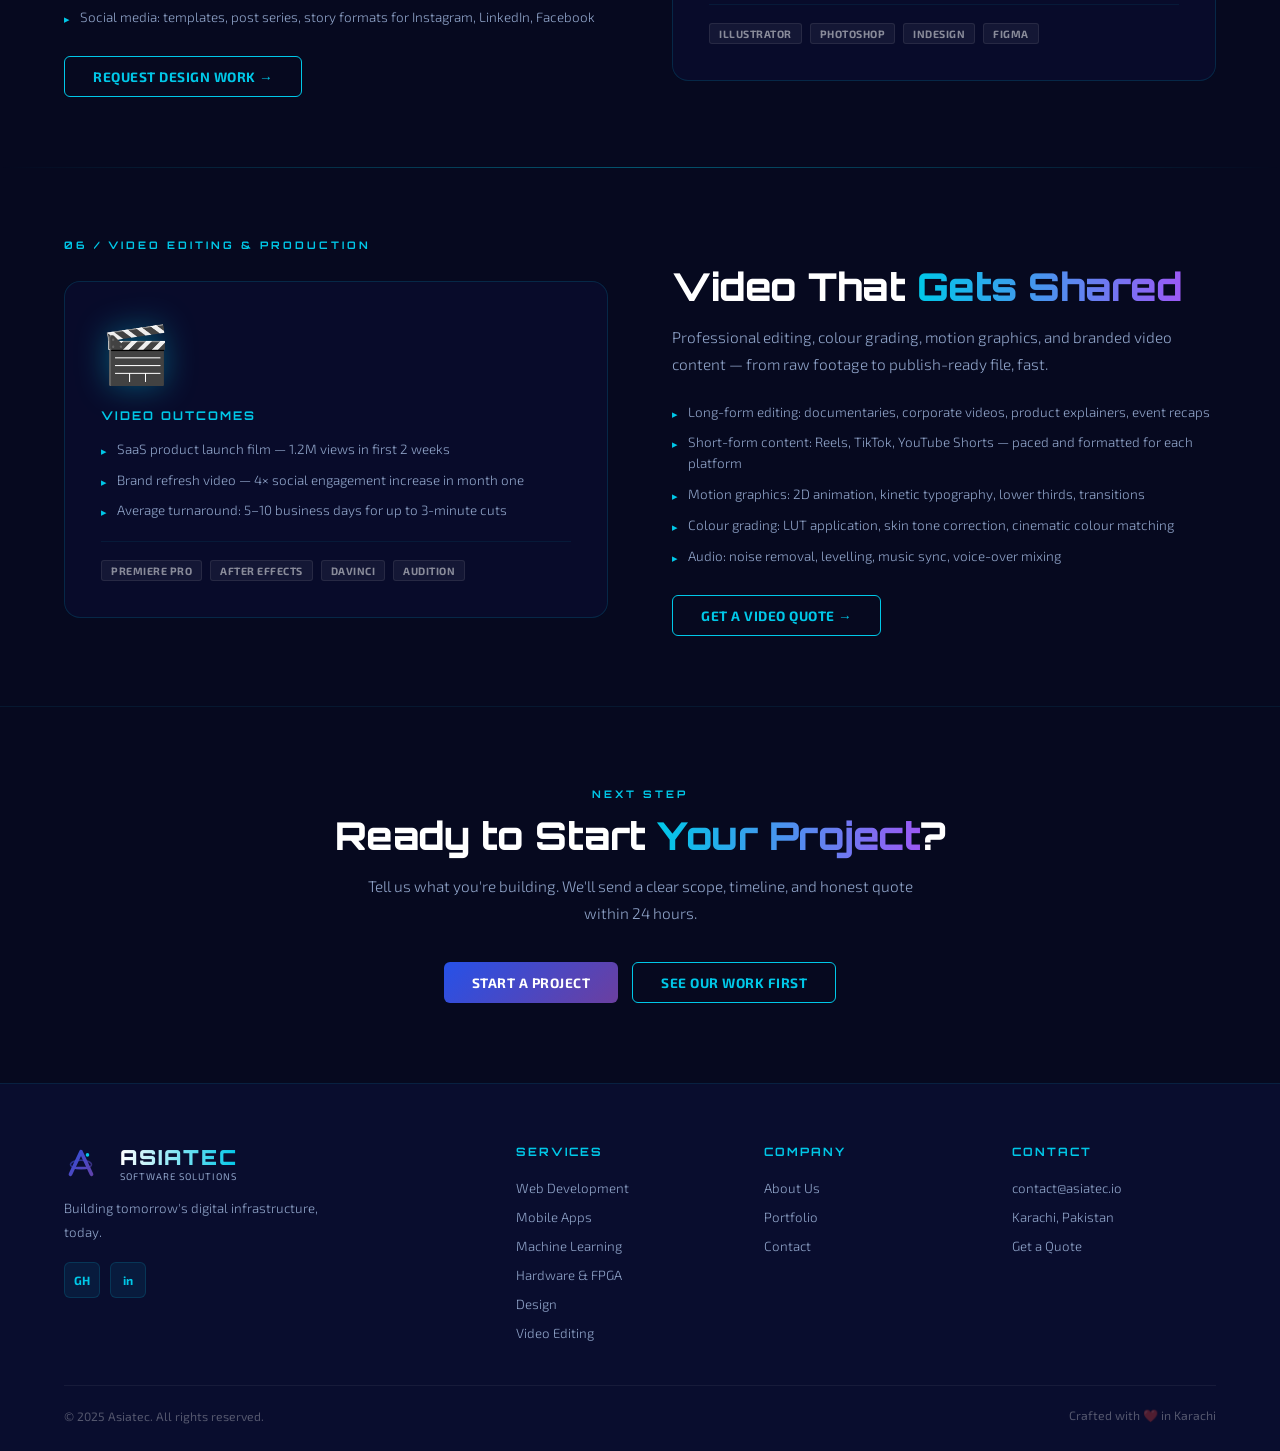
<file: Services.html>
<!DOCTYPE html>
<html lang="en">
<head>
<meta charset="UTF-8"/><meta name="viewport" content="width=device-width,initial-scale=1.0"/>
<title>Services — Asiatec</title>
<link rel="stylesheet" href="style.css"/>
<style>
.srv-hero{min-height:38vh;display:flex;align-items:flex-end;padding:110px 5% 52px;background:radial-gradient(ellipse at 70% 30%,rgba(38,81,232,.18),transparent 60%),var(--bg);position:relative;overflow:hidden}
.srv-hero::after{content:'';position:absolute;inset:0;background-image:linear-gradient(rgba(0,200,232,.025) 1px,transparent 1px),linear-gradient(90deg,rgba(0,200,232,.025) 1px,transparent 1px);background-size:50px 50px;pointer-events:none}
.srv-section{padding:70px 5%;scroll-margin-top:80px}
.srv-section:nth-child(odd){background:var(--bg2)}
.srv-section:nth-child(even){background:var(--bg)}
.srv-inner{display:grid;grid-template-columns:1fr 1fr;gap:64px;align-items:center}
.srv-inner.flip{direction:rtl}.srv-inner.flip>*{direction:ltr}
.srv-vis{background:rgba(9,13,46,.8);border:1px solid rgba(0,200,232,.15);border-radius:16px;padding:36px;backdrop-filter:blur(8px)}
.srv-vis-ico{font-size:3.5rem;margin-bottom:20px;display:block;filter:drop-shadow(0 0 16px rgba(0,200,232,.4))}
.srv-vis-title{font-family:var(--font-head);font-size:.75rem;font-weight:700;letter-spacing:2px;text-transform:uppercase;color:var(--cyan);margin-bottom:16px}
.srv-feature-list{display:flex;flex-direction:column;gap:10px}
.srv-feature{display:flex;align-items:flex-start;gap:10px;font-size:.84rem;color:var(--grey);font-weight:300;line-height:1.55}
.srv-feature::before{content:'▸';color:var(--cyan);font-size:.7rem;margin-top:3px;flex-shrink:0}
.srv-tech-row{display:flex;gap:8px;flex-wrap:wrap;margin-top:20px;padding-top:18px;border-top:1px solid rgba(0,200,232,.08)}
.stag{font-size:.66rem;font-weight:700;text-transform:uppercase;letter-spacing:.5px;color:rgba(255,255,255,.5);background:rgba(255,255,255,.05);border:1px solid rgba(255,255,255,.08);padding:3px 9px;border-radius:3px}
.price-card{background:rgba(0,200,232,.05);border:1px solid rgba(0,200,232,.15);border-radius:10px;padding:18px;margin-top:20px}
.price-card p{font-size:.8rem;color:var(--grey);font-weight:300}
.price-card strong{font-family:var(--font-head);font-size:.72rem;letter-spacing:1px;color:var(--cyan)}
@media(max-width:800px){.srv-inner,.srv-inner.flip{grid-template-columns:1fr;direction:ltr}}
</style>
</head>
<body>
<nav id="nav">
  <a href="index.html" class="nav-logo">
    <svg class="nav-logo-svg" viewBox="0 0 42 42" fill="none"><defs><linearGradient id="lg" x1="0" y1="0" x2="42" y2="42" gradientUnits="userSpaceOnUse"><stop offset="0%" stop-color="#2651e8"/><stop offset="100%" stop-color="#6b3fa0"/></linearGradient></defs><path d="M8 35L21 7L34 35" stroke="url(#lg)" stroke-width="4.5" stroke-linecap="round" stroke-linejoin="round" fill="none"/><path d="M13 27L29 27" stroke="url(#lg)" stroke-width="3" stroke-linecap="round"/><ellipse cx="21" cy="23" rx="13" ry="5.5" stroke="url(#lg)" stroke-width="1.8" fill="none" opacity=".6"/><circle cx="29" cy="11" r="2.2" fill="#00c8e8"/><circle cx="25" cy="15" r="1.5" fill="#6b3fa0"/></svg>
    <div class="nav-logo-text"><div class="name">ASIATEC</div><div class="sub">Software Solutions</div></div>
  </a>
  <ul class="nav-links">
    <li><a href="index.html">Home</a></li><li><a href="services.html" class="active">Services</a></li>
    <li><a href="portfolio.html">Portfolio</a></li><li><a href="about.html">About</a></li><li><a href="contact.html">Contact</a></li>
  </ul>
  <a href="contact.html" class="nav-cta">Get a Quote</a>
  <button class="hamburger" id="hbg"><span></span><span></span><span></span></button>
</nav>
<div class="mobile-menu" id="mob"><a href="index.html">Home</a><a href="services.html">Services</a><a href="portfolio.html">Portfolio</a><a href="about.html">About</a><a href="contact.html">Contact</a><a href="contact.html" class="nav-cta">Get a Quote</a></div>

<div class="srv-hero" style="position:relative">
  <div style="position:relative;z-index:1;max-width:700px">
    <div class="section-label">What We Do</div>
    <h1 class="section-title" style="font-size:clamp(2rem,4vw,3rem)">Six Services. <span class="hl">Infinite Possibilities.</span></h1>
    <p class="section-sub">From Verilog HDL on Basys3 to full-stack AI platforms — we build systems that work in the real world, not just on paper.</p>
  </div>
</div>

<!-- WEB -->
<div class="srv-section" id="web">
  <div class="section-label reveal">01 / Web Development</div>
  <div class="srv-inner">
    <div class="reveal">
      <h2 class="section-title">Full-Stack <span class="hl">Web Engineering</span></h2>
      <p class="section-sub" style="margin-bottom:24px">We build production-grade web applications — from marketing sites and WordPress builds to AI-powered SaaS platforms with complex backend logic.</p>
      <div class="srv-feature-list">
        <div class="srv-feature">Custom full-stack applications: React, Vue, Next.js front-ends with FastAPI, Node.js, or Django back-ends</div>
        <div class="srv-feature">AI-integrated platforms: Gemini, GPT, AssemblyAI, and custom ML models baked into web products</div>
        <div class="srv-feature">WordPress & Elementor: professional agency sites, blogs, and WooCommerce stores</div>
        <div class="srv-feature">Database design: PostgreSQL, MongoDB, SQLite, Redis — optimized schemas and indexing</div>
        <div class="srv-feature">DevOps: Docker containerisation, CI/CD pipelines, cloud deployment on AWS / Railway / Vercel</div>
      </div>
      <div style="margin-top:28px"><a href="contact.html" class="btn-cyber" target="_blank">Get a Web Quote →</a></div>
    </div>
    <div class="srv-vis reveal">
      <span class="srv-vis-ico">🌐</span>
      <div class="srv-vis-title">Recent Web Projects</div>
      <div class="srv-feature-list">
        <div class="srv-feature"><strong style="color:#fff">Career OS</strong> — 5-engine AI career platform (Hackathon 2026)</div>
        <div class="srv-feature"><strong style="color:#fff">Molance Agency Site</strong> — WordPress + Elementor + Smart Slider 3</div>
        <div class="srv-feature"><strong style="color:#fff">Client E-commerce</strong> — Multi-vendor marketplace with Stripe</div>
        <div class="srv-feature"><strong style="color:#fff">Patient Portal</strong> — Healthcare web app, appointment + medical records</div>
      </div>
      <div class="srv-tech-row"><span class="stag">React</span><span class="stag">Next.js</span><span class="stag">FastAPI</span><span class="stag">Node.js</span><span class="stag">PostgreSQL</span><span class="stag">Docker</span><span class="stag">WordPress</span></div>
    </div>
  </div>
</div>
<div class="glow-line"></div>

<!-- MOBILE -->
<div class="srv-section" id="mobile">
  <div class="section-label reveal">02 / Mobile Applications</div>
  <div class="srv-inner flip">
    <div class="reveal">
      <h2 class="section-title">Mobile Apps That <span class="hl">Users Love</span></h2>
      <p class="section-sub" style="margin-bottom:24px">Cross-platform and native mobile applications for iOS and Android — real-time features, clean UX, App Store-ready.</p>
      <div class="srv-feature-list">
        <div class="srv-feature">Flutter cross-platform apps: one codebase, native performance on iOS and Android</div>
        <div class="srv-feature">Real-time features: live GPS tracking, push notifications, WebSocket connections</div>
        <div class="srv-feature">Backend integration: REST APIs, Firebase, Supabase, custom auth flows</div>
        <div class="srv-feature">App Store & Play Store submission: screenshots, metadata, review process management</div>
        <div class="srv-feature">Post-launch support: bug fixes, feature updates, performance monitoring</div>
      </div>
      <div style="margin-top:28px"><a href="contact.html" class="btn-cyber" target="_blank">Discuss Your App →</a></div>
    </div>
    <div class="srv-vis reveal">
      <span class="srv-vis-ico">📱</span>
      <div class="srv-vis-title">Mobile Outcomes</div>
      <div class="srv-feature-list">
        <div class="srv-feature">Delivery Tracking App — 4.8★ on App Store and Play Store</div>
        <div class="srv-feature">Property Listings App — 10k+ downloads in month one</div>
        <div class="srv-feature">Average delivery time: 8–12 weeks from design to store</div>
      </div>
      <div class="srv-tech-row"><span class="stag">Flutter</span><span class="stag">Dart</span><span class="stag">Firebase</span><span class="stag">REST</span><span class="stag">GPS</span><span class="stag">Push Notifs</span></div>
    </div>
  </div>
</div>
<div class="glow-line"></div>

<!-- ML -->
<div class="srv-section" id="ml">
  <div class="section-label reveal">03 / Machine Learning & AI</div>
  <div class="srv-inner">
    <div class="reveal">
      <h2 class="section-title">AI Systems <span class="hl">From Scratch</span></h2>
      <p class="section-sub" style="margin-bottom:24px">We don't just call an API and call it AI. We implement the algorithms — KD-Trees, KNN engines, NLP pipelines — then deploy them into production.</p>
      <div class="srv-feature-list">
        <div class="srv-feature">Custom ML models: classification, regression, time-series forecasting — trained and tuned on your data</div>
        <div class="srv-feature">Data structures: KD-Trees, Fenwick Trees, Skip Lists — built from scratch for performance-critical applications</div>
        <div class="srv-feature">NLP & LLM integration: Gemini, GPT, AssemblyAI, custom prompt engineering, RAG pipelines</div>
        <div class="srv-feature">Computer vision: OpenCV pipelines for document analysis, object detection, and visual scoring</div>
        <div class="srv-feature">MLOps: model serving, monitoring, retraining pipelines — not just notebooks</div>
      </div>
      <div style="margin-top:28px"><a href="contact.html" class="btn-cyber" target="_blank">Start an AI Project →</a></div>
    </div>
    <div class="srv-vis reveal">
      <span class="srv-vis-ico">🧠</span>
      <div class="srv-vis-title">ML Deliverables</div>
      <div class="srv-feature-list">
        <div class="srv-feature"><strong style="color:#fff">Thyroid Cancer Predictor</strong> — KD-Tree + KNN, 94.3% accuracy, Tkinter GUI</div>
        <div class="srv-feature"><strong style="color:#fff">Career OS</strong> — 5 AI engines: resume scoring, interview analysis, skill radar</div>
        <div class="srv-feature"><strong style="color:#fff">Sales Forecasting</strong> — time-series model, 23% inventory reduction</div>
        <div class="srv-feature"><strong style="color:#fff">Sentiment Engine</strong> — 10k reviews/day NLP pipeline</div>
      </div>
      <div class="srv-tech-row"><span class="stag">Python</span><span class="stag">TensorFlow</span><span class="stag">Scikit-learn</span><span class="stag">OpenCV</span><span class="stag">Gemini</span><span class="stag">FastAPI</span></div>
    </div>
  </div>
</div>
<div class="glow-line"></div>

<!-- HARDWARE -->
<div class="srv-section" id="hardware">
  <div class="section-label reveal">04 / Hardware & FPGA</div>
  <div class="srv-inner flip">
    <div class="reveal">
      <h2 class="section-title">Silicon-Level <span class="hl">Engineering</span></h2>
      <p class="section-sub" style="margin-bottom:24px">Verilog HDL, Basys3 FPGA, WS2812 RGB drivers, VGA output, FSM design — we build hardware systems that actually work under real timing constraints.</p>
      <div class="srv-feature-list">
        <div class="srv-feature">FPGA development: Verilog HDL on Basys3 with Vivado — full synthesis, implementation, and bitstream generation</div>
        <div class="srv-feature">Peripheral drivers: WS2812 RGB LEDs (nanosecond-level timing), VGA (640×480), seven-segment displays</div>
        <div class="srv-feature">Digital logic: FSMs, debouncing, synchronizers, LFSRs, column-scanning matrices</div>
        <div class="srv-feature">IoT systems: Arduino/ESP32, sensor integration, MQTT cloud connectivity</div>
        <div class="srv-feature">Embedded firmware: C/C++ on microcontrollers, real-time operating requirements</div>
      </div>
      <div style="margin-top:28px"><a href="contact.html" class="btn-cyber" target="_blank">Discuss Hardware →</a></div>
    </div>
    <div class="srv-vis reveal">
      <span class="srv-vis-ico">🔧</span>
      <div class="srv-vis-title">Hardware Projects</div>
      <div class="srv-feature-list">
        <div class="srv-feature"><strong style="color:#fff">FPGA Memory Game</strong> — WS2812 driver, FSM, VGA output on Basys3</div>
        <div class="srv-feature"><strong style="color:#fff">FPGA Arcade Escape</strong> — Multi-stage puzzle with Pmod I/O</div>
        <div class="srv-feature"><strong style="color:#fff">Robotics PBL</strong> — Autonomous navigation, PID control</div>
        <div class="srv-feature"><strong style="color:#fff">Solar Monitor</strong> — ESP32, ADC, MQTT cloud sync</div>
      </div>
      <div class="srv-tech-row"><span class="stag">Verilog</span><span class="stag">Vivado</span><span class="stag">Basys3</span><span class="stag">Arduino</span><span class="stag">ESP32</span><span class="stag">WS2812</span></div>
    </div>
  </div>
</div>
<div class="glow-line"></div>

<!-- DESIGN -->
<div class="srv-section" id="design">
  <div class="section-label reveal">05 / Graphic Design</div>
  <div class="srv-inner">
    <div class="reveal">
      <h2 class="section-title">Design That <span class="hl">Converts</span></h2>
      <p class="section-sub" style="margin-bottom:24px">Commercial design work across logos, brand systems, product catalogs, advertising, and UI/UX — all delivered print-ready at correct DPI and colour profiles.</p>
      <div class="srv-feature-list">
        <div class="srv-feature">Brand identity: logo design, typography systems, colour palettes, brand guidelines</div>
        <div class="srv-feature">Print & advertising: product ads, banners, posters, flyers — multiple variants per deliverable</div>
        <div class="srv-feature">Product catalogs: multi-page professional layouts in InDesign, PDF output</div>
        <div class="srv-feature">UI/UX: wireframes, design systems, Figma prototypes for web and mobile products</div>
        <div class="srv-feature">Social media: templates, post series, story formats for Instagram, LinkedIn, Facebook</div>
      </div>
      <div style="margin-top:28px"><a href="contact.html" class="btn-cyber" target="_blank">Request Design Work →</a></div>
    </div>
    <div class="srv-vis reveal">
      <span class="srv-vis-ico">🎨</span>
      <div class="srv-vis-title">Design Clients</div>
      <div class="srv-feature-list">
        <div class="srv-feature">Al-Safha — full brand identity + 14MB product catalog</div>
        <div class="srv-feature">Asiatec — logo system, web assets, brand guidelines</div>
        <div class="srv-feature">Kreaton — promotional banner series</div>
        <div class="srv-feature">Product ad series: balances, meters, counters (multiple variants each)</div>
      </div>
      <div class="srv-tech-row"><span class="stag">Illustrator</span><span class="stag">Photoshop</span><span class="stag">InDesign</span><span class="stag">Figma</span></div>
    </div>
  </div>
</div>
<div class="glow-line"></div>

<!-- VIDEO -->
<div class="srv-section" id="video">
  <div class="section-label reveal">06 / Video Editing & Production</div>
  <div class="srv-inner flip">
    <div class="reveal">
      <h2 class="section-title">Video That <span class="hl">Gets Shared</span></h2>
      <p class="section-sub" style="margin-bottom:24px">Professional editing, colour grading, motion graphics, and branded video content — from raw footage to publish-ready file, fast.</p>
      <div class="srv-feature-list">
        <div class="srv-feature">Long-form editing: documentaries, corporate videos, product explainers, event recaps</div>
        <div class="srv-feature">Short-form content: Reels, TikTok, YouTube Shorts — paced and formatted for each platform</div>
        <div class="srv-feature">Motion graphics: 2D animation, kinetic typography, lower thirds, transitions</div>
        <div class="srv-feature">Colour grading: LUT application, skin tone correction, cinematic colour matching</div>
        <div class="srv-feature">Audio: noise removal, levelling, music sync, voice-over mixing</div>
      </div>
      <div style="margin-top:28px"><a href="contact.html" class="btn-cyber" target="_blank">Get a Video Quote →</a></div>
    </div>
    <div class="srv-vis reveal">
      <span class="srv-vis-ico">🎬</span>
      <div class="srv-vis-title">Video Outcomes</div>
      <div class="srv-feature-list">
        <div class="srv-feature">SaaS product launch film — 1.2M views in first 2 weeks</div>
        <div class="srv-feature">Brand refresh video — 4× social engagement increase in month one</div>
        <div class="srv-feature">Average turnaround: 5–10 business days for up to 3-minute cuts</div>
      </div>
      <div class="srv-tech-row"><span class="stag">Premiere Pro</span><span class="stag">After Effects</span><span class="stag">DaVinci</span><span class="stag">Audition</span></div>
    </div>
  </div>
</div>

<section style="background:var(--bg);text-align:center;padding:80px 5%;border-top:1px solid rgba(0,200,232,.08)">
  <div class="section-label reveal">Next Step</div>
  <h2 class="section-title reveal">Ready to Start <span class="hl">Your Project</span>?</h2>
  <p class="section-sub reveal" style="margin:0 auto 36px">Tell us what you're building. We'll send a clear scope, timeline, and honest quote within 24 hours.</p>
  <div style="display:flex;gap:14px;justify-content:center;flex-wrap:wrap" class="reveal">
    <a href="contact.html" class="btn-solid">Start a Project</a>
    <a href="portfolio.html" class="btn-cyber">See Our Work First</a>
  </div>
</section>

<footer>
  <div class="footer-grid">
    <div class="footer-brand"><a href="index.html" class="nav-logo" style="display:inline-flex"><svg width="34" height="34" viewBox="0 0 42 42" fill="none"><defs><linearGradient id="flg" x1="0" y1="0" x2="42" y2="42" gradientUnits="userSpaceOnUse"><stop offset="0%" stop-color="#2651e8"/><stop offset="100%" stop-color="#6b3fa0"/></linearGradient></defs><path d="M8 35L21 7L34 35" stroke="url(#flg)" stroke-width="4.5" stroke-linecap="round" stroke-linejoin="round" fill="none"/><path d="M13 27L29 27" stroke="url(#flg)" stroke-width="3" stroke-linecap="round"/><ellipse cx="21" cy="23" rx="13" ry="5.5" stroke="url(#flg)" stroke-width="1.8" fill="none" opacity=".6"/><circle cx="29" cy="11" r="2.2" fill="#00c8e8"/></svg><div class="nav-logo-text" style="margin-left:10px"><div class="name">ASIATEC</div><div class="sub">Software Solutions</div></div></a><p>Building tomorrow's digital infrastructure, today.</p><div class="footer-social"><a href="https://github.com/Fakhariqblal/Fakhariqblal.github.io" target="_blank" class="social-btn">GH</a><a href="#" class="social-btn">in</a></div></div>
    <div class="footer-col"><h4>Services</h4><ul><li><a href="#web">Web Development</a></li><li><a href="#mobile">Mobile Apps</a></li><li><a href="#ml">Machine Learning</a></li><li><a href="#hardware">Hardware & FPGA</a></li><li><a href="#design">Design</a></li><li><a href="#video">Video Editing</a></li></ul></div>
    <div class="footer-col"><h4>Company</h4><ul><li><a href="about.html">About Us</a></li><li><a href="portfolio.html">Portfolio</a></li><li><a href="contact.html">Contact</a></li></ul></div>
    <div class="footer-col"><h4>Contact</h4><ul><li><a href="mailto:contact@asiatec.io">contact@asiatec.io</a></li><li><a href="#">Karachi, Pakistan</a></li><li><a href="contact.html">Get a Quote</a></li></ul></div>
  </div>
  <div class="footer-bottom"><span>© 2025 Asiatec. All rights reserved.</span><span>Crafted with ❤️ in Karachi</span></div>
</footer>
<script>
window.addEventListener('scroll',()=>document.getElementById('nav').classList.toggle('scrolled',scrollY>40));
document.getElementById('hbg').addEventListener('click',()=>document.getElementById('mob').classList.toggle('open'));
const ro=new IntersectionObserver(e=>{e.forEach((x,i)=>{if(x.isIntersecting){setTimeout(()=>x.target.classList.add('visible'),i*65);ro.unobserve(x.target)}})},{threshold:.07});
document.querySelectorAll('.reveal').forEach(el=>ro.observe(el));
</script>
</body></html>
</file>
<file: style.css>
@import url('https://fonts.googleapis.com/css2?family=Orbitron:wght@400;600;700;800;900&family=Exo+2:ital,wght@0,300;0,400;0,500;0,600;0,700;1,300&display=swap');

*,*::before,*::after{box-sizing:border-box;margin:0;padding:0}
:root{
  --bg:#06091f;
  --bg2:#090d2e;
  --bg3:#0c1140;
  --navy:#0d1650;
  --blue:#1a3dcc;
  --blue2:#2651e8;
  --blue3:#4a7fff;
  --purple:#6b3fa0;
  --purple2:#9b59f5;
  --cyan:#00c8e8;
  --cyan2:#40e0ff;
  --white:#ffffff;
  --grey:#8fa3c8;
  --grey2:#b8cce8;
  --glow:0 0 20px rgba(0,200,232,.25);
  --glow2:0 0 40px rgba(38,81,232,.3);
  --r:12px;
  --font-head:'Orbitron',sans-serif;
  --font-body:'Exo 2',sans-serif;
}
html{scroll-behavior:smooth}
body{font-family:var(--font-body);background:var(--bg);color:var(--white);overflow-x:hidden;min-height:100vh}
::-webkit-scrollbar{width:5px}::-webkit-scrollbar-track{background:var(--bg2)}::-webkit-scrollbar-thumb{background:var(--blue2);border-radius:3px}

/* GRID LINES BG */
body::before{content:'';position:fixed;inset:0;background-image:linear-gradient(rgba(0,200,232,.03) 1px,transparent 1px),linear-gradient(90deg,rgba(0,200,232,.03) 1px,transparent 1px);background-size:60px 60px;pointer-events:none;z-index:0}

/* NAV */
nav{position:fixed;top:0;left:0;width:100%;z-index:999;height:70px;display:flex;align-items:center;padding:0 5%;justify-content:space-between;background:rgba(6,9,31,.92);backdrop-filter:blur(16px);border-bottom:1px solid rgba(0,200,232,.15);transition:box-shadow .3s}
nav.scrolled{box-shadow:0 4px 30px rgba(0,0,0,.5),0 0 20px rgba(0,200,232,.08)}
.nav-logo{display:flex;align-items:center;gap:12px;text-decoration:none}
.nav-logo-svg{width:42px;height:42px}
.nav-logo-text .name{font-family:var(--font-head);font-size:1.3rem;font-weight:900;letter-spacing:2px;background:linear-gradient(90deg,#fff,var(--cyan));-webkit-background-clip:text;-webkit-text-fill-color:transparent;background-clip:text}
.nav-logo-text .sub{font-size:.6rem;color:var(--grey);letter-spacing:1px;text-transform:uppercase}
.nav-links{display:flex;gap:28px;list-style:none}
.nav-links a{font-size:.82rem;font-weight:600;color:var(--grey2);text-decoration:none;letter-spacing:.5px;text-transform:uppercase;position:relative;transition:color .2s}
.nav-links a::after{content:'';position:absolute;bottom:-4px;left:0;width:0;height:1px;background:var(--cyan);transition:width .25s}
.nav-links a:hover,.nav-links a.active{color:var(--cyan)}
.nav-links a:hover::after,.nav-links a.active::after{width:100%}
.nav-cta{background:transparent;border:1.5px solid var(--cyan);color:var(--cyan);padding:9px 22px;border-radius:6px;font-size:.8rem;font-weight:700;cursor:pointer;transition:all .2s;font-family:var(--font-body);letter-spacing:.5px;text-decoration:none;text-transform:uppercase}
.nav-cta:hover{background:var(--cyan);color:var(--bg);box-shadow:var(--glow)}
.hamburger{display:none;flex-direction:column;gap:5px;cursor:pointer;background:none;border:none}
.hamburger span{width:24px;height:2px;background:var(--cyan);border-radius:2px}
.mobile-menu{display:none;flex-direction:column;background:rgba(6,9,31,.98);position:fixed;top:70px;left:0;width:100%;padding:20px 5%;border-bottom:1px solid rgba(0,200,232,.15);z-index:998}
.mobile-menu a{padding:13px 0;color:var(--grey2);text-decoration:none;font-weight:600;border-bottom:1px solid rgba(255,255,255,.05);font-size:.88rem;text-transform:uppercase;letter-spacing:.5px}
.mobile-menu .nav-cta{margin-top:14px;text-align:center;display:block}
.mobile-menu.open{display:flex}

/* HERO SHARED */
.page-hero{min-height:100vh;display:flex;align-items:center;padding:100px 5% 60px;position:relative;overflow:hidden;background:radial-gradient(ellipse at 70% 30%,rgba(26,61,204,.18) 0%,transparent 60%),radial-gradient(ellipse at 20% 80%,rgba(107,63,160,.14) 0%,transparent 50%),var(--bg)}
.page-hero::before{content:'';position:absolute;inset:0;background:linear-gradient(135deg,rgba(0,200,232,.04) 0%,transparent 50%)}

/* SECTION */
section{padding:90px 5%;position:relative}
.section-label{font-family:var(--font-head);font-size:.65rem;font-weight:700;letter-spacing:3px;text-transform:uppercase;color:var(--cyan);margin-bottom:12px}
.section-title{font-family:var(--font-head);font-weight:800;font-size:clamp(1.7rem,3vw,2.6rem);line-height:1.15;letter-spacing:-0.5px;color:var(--white);margin-bottom:16px}
.section-title .hl{background:linear-gradient(90deg,var(--cyan),var(--purple2));-webkit-background-clip:text;-webkit-text-fill-color:transparent;background-clip:text}
.section-sub{font-size:.96rem;color:var(--grey);line-height:1.75;max-width:580px;font-weight:300}
.section-head{margin-bottom:52px}

/* GLOW DIVIDER */
.glow-line{height:1px;background:linear-gradient(90deg,transparent,var(--cyan),transparent);margin:0;opacity:.4}

/* CARDS */
.card-base{background:rgba(13,22,80,.5);border:1px solid rgba(0,200,232,.12);border-radius:var(--r);padding:28px;transition:all .3s;backdrop-filter:blur(8px)}
.card-base:hover{border-color:rgba(0,200,232,.4);box-shadow:0 0 30px rgba(0,200,232,.1);transform:translateY(-4px)}

/* BUTTONS */
.btn-cyber{display:inline-flex;align-items:center;gap:8px;background:transparent;border:1.5px solid var(--cyan);color:var(--cyan);padding:11px 28px;border-radius:6px;font-size:.85rem;font-weight:700;text-decoration:none;transition:all .2s;letter-spacing:.5px;text-transform:uppercase;font-family:var(--font-body);cursor:pointer}
.btn-cyber:hover{background:var(--cyan);color:var(--bg);box-shadow:var(--glow)}
.btn-solid{display:inline-flex;align-items:center;gap:8px;background:linear-gradient(135deg,var(--blue2),var(--purple));color:#fff;padding:12px 28px;border-radius:6px;font-size:.85rem;font-weight:700;text-decoration:none;transition:all .2s;letter-spacing:.5px;text-transform:uppercase;font-family:var(--font-body);border:none;cursor:pointer}
.btn-solid:hover{transform:translateY(-2px);box-shadow:0 8px 24px rgba(38,81,232,.4)}

/* BADGE */
.tech-badge{display:inline-flex;align-items:center;gap:6px;background:rgba(0,200,232,.08);border:1px solid rgba(0,200,232,.2);color:var(--cyan);padding:4px 12px;border-radius:4px;font-size:.68rem;font-weight:700;letter-spacing:.8px;text-transform:uppercase}

/* REVEAL ANIM */
.reveal{opacity:0;transform:translateY(24px);transition:opacity .6s,transform .6s}
.reveal.visible{opacity:1;transform:translateY(0)}

/* FOOTER */
footer{background:var(--bg2);border-top:1px solid rgba(0,200,232,.1);padding:60px 5% 28px}
.footer-grid{display:grid;grid-template-columns:2fr 1fr 1fr 1fr;gap:44px;margin-bottom:44px}
.footer-brand p{font-size:.83rem;color:var(--grey);line-height:1.75;margin-top:14px;font-weight:300;max-width:280px}
.footer-social{display:flex;gap:10px;margin-top:18px}
.social-btn{width:36px;height:36px;border-radius:6px;background:rgba(0,200,232,.08);border:1px solid rgba(0,200,232,.15);display:flex;align-items:center;justify-content:center;font-size:.75rem;color:var(--cyan);text-decoration:none;transition:all .2s;font-weight:700}
.social-btn:hover{background:var(--cyan);color:var(--bg);box-shadow:var(--glow)}
.footer-col h4{font-family:var(--font-head);font-weight:700;font-size:.72rem;letter-spacing:2px;text-transform:uppercase;margin-bottom:18px;color:var(--cyan)}
.footer-col ul{list-style:none;display:flex;flex-direction:column;gap:10px}
.footer-col ul a{font-size:.83rem;color:var(--grey);text-decoration:none;transition:color .2s;font-weight:300}
.footer-col ul a:hover{color:var(--cyan)}
.footer-bottom{border-top:1px solid rgba(255,255,255,.06);padding-top:22px;display:flex;justify-content:space-between;align-items:center;font-size:.76rem;color:rgba(255,255,255,.3)}

/* RESPONSIVE */
@media(max-width:900px){
  .footer-grid{grid-template-columns:1fr 1fr}
  .nav-links,.nav-cta{display:none}
  .hamburger{display:flex}
}
@media(max-width:600px){
  .footer-grid{grid-template-columns:1fr}
}
</file>
